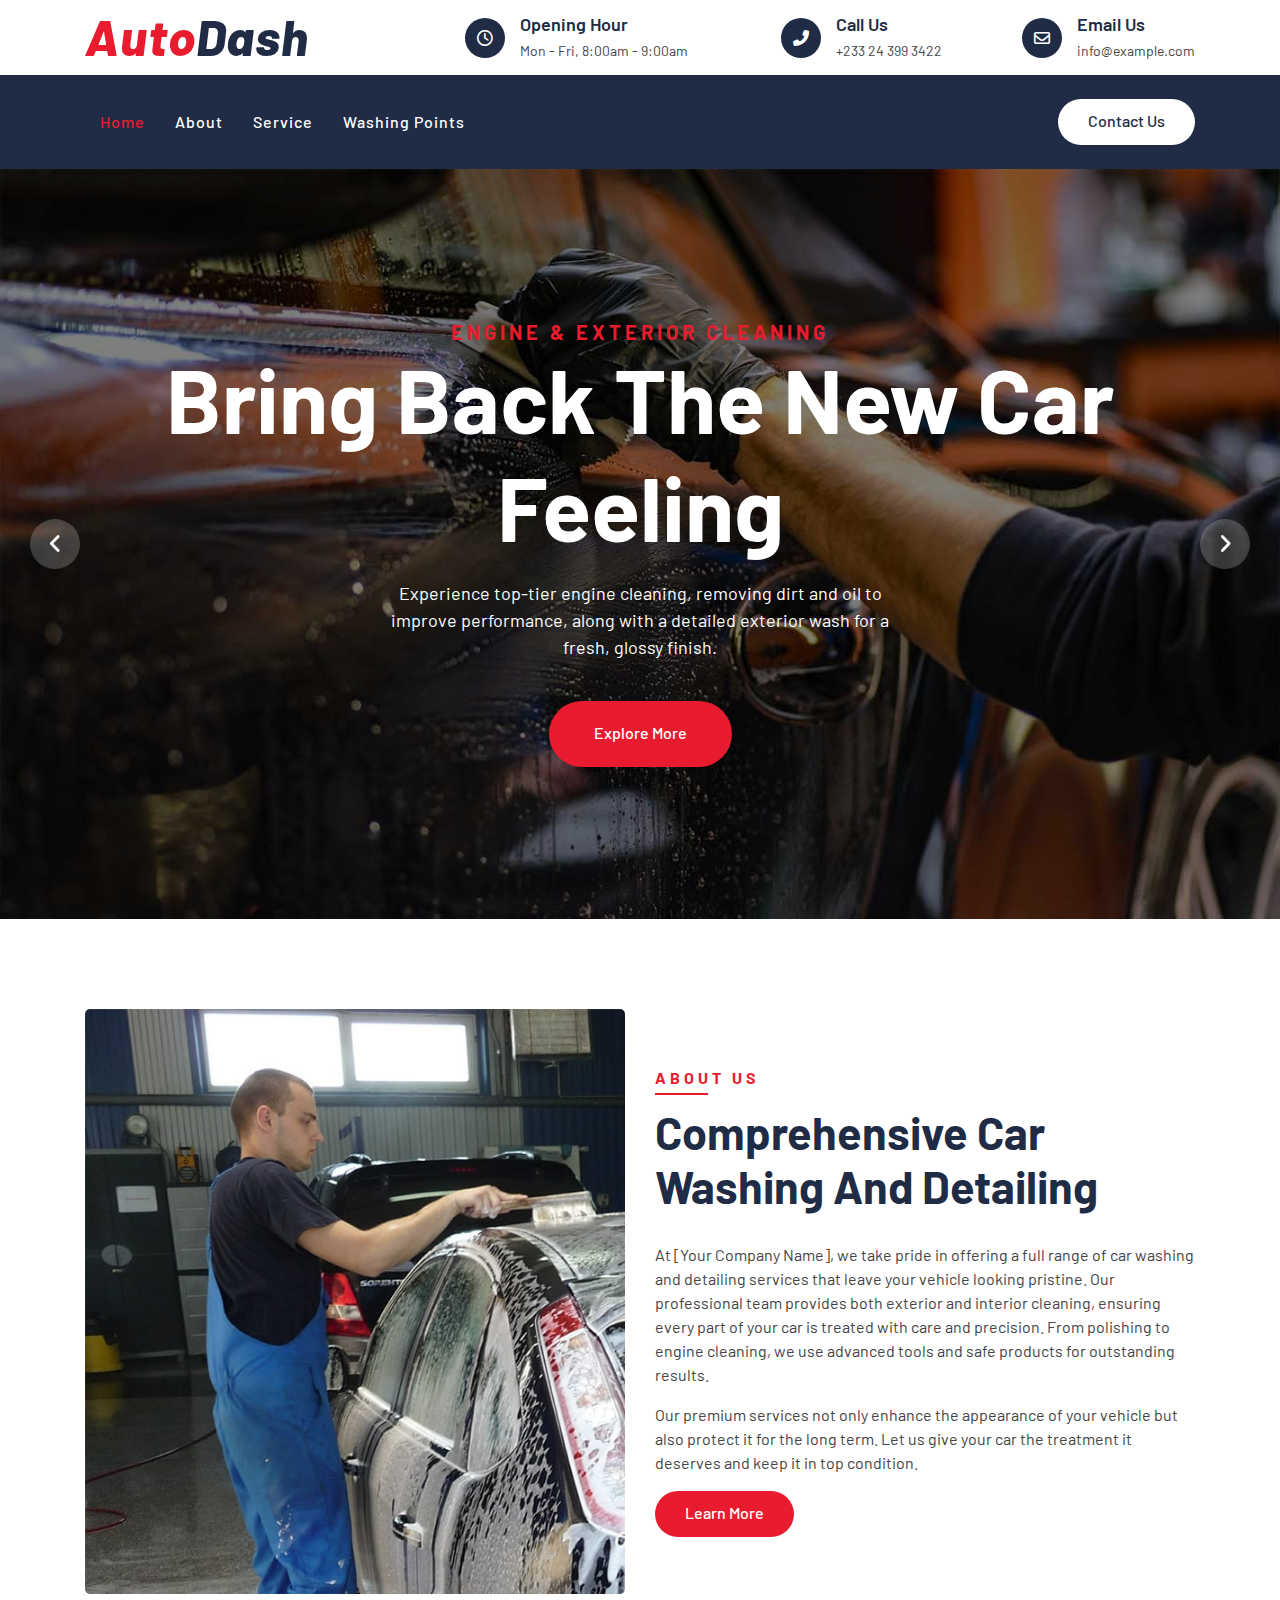
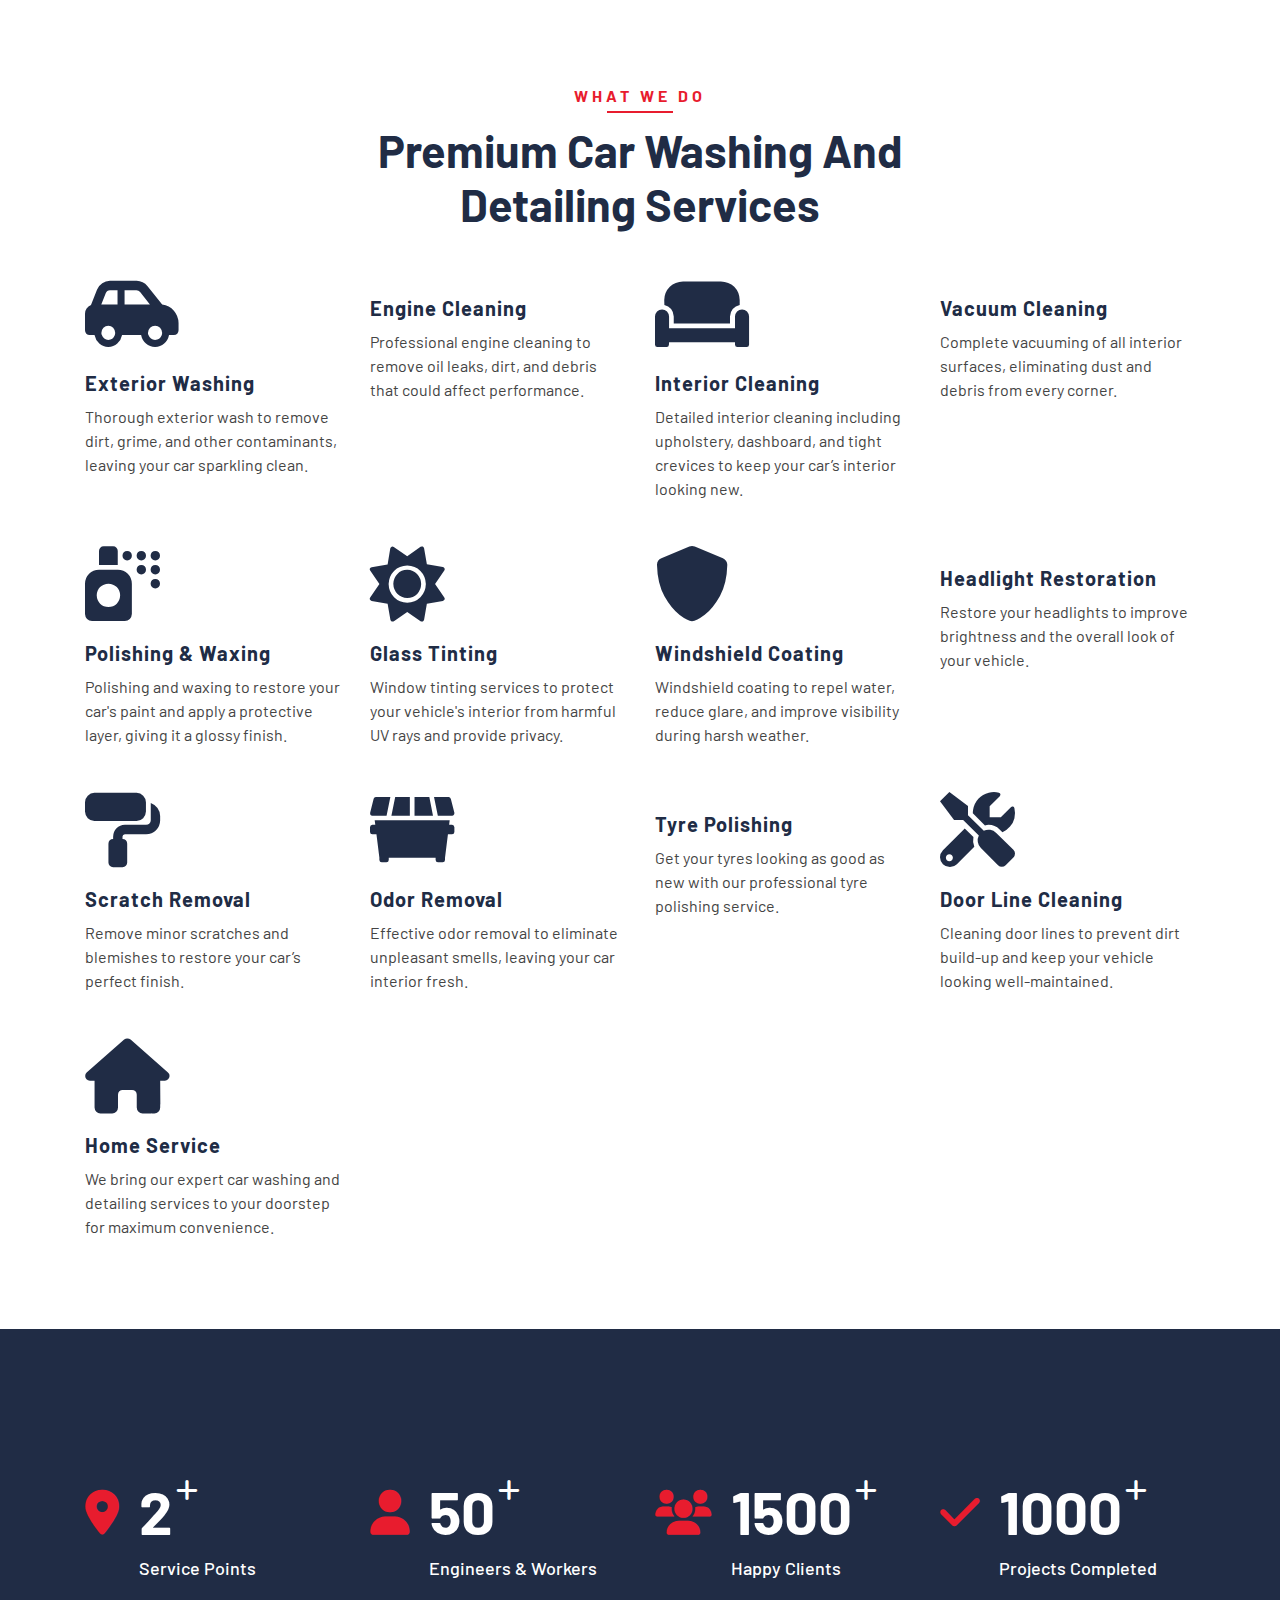
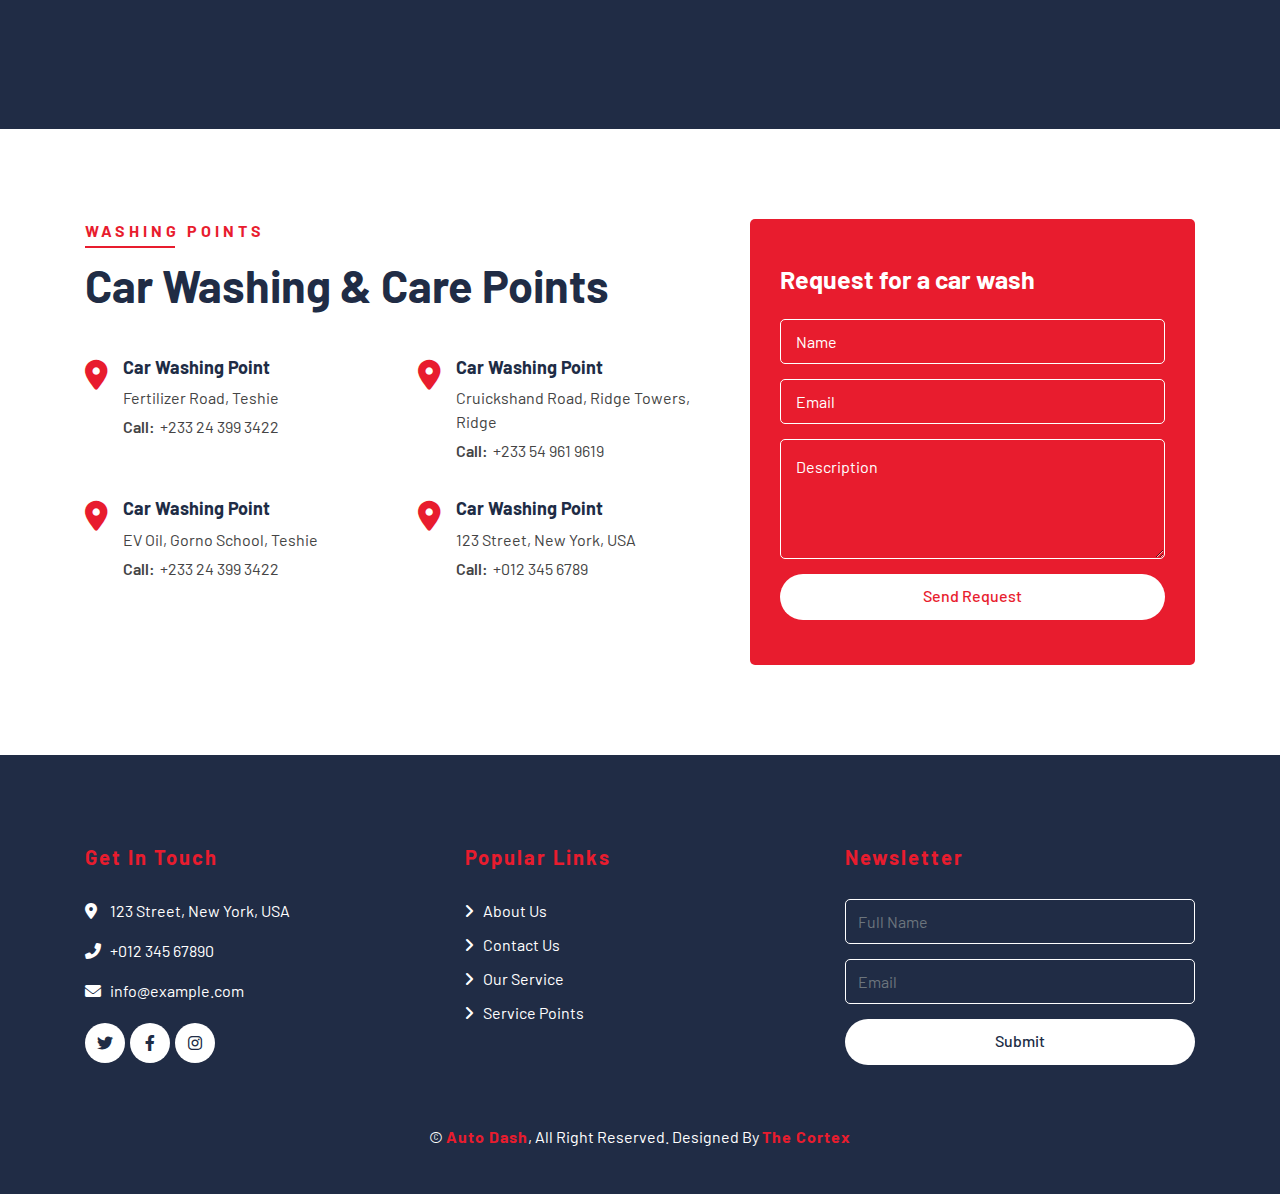
<file: index.html>
<!DOCTYPE html>
<html lang="en">
    <head>
        <meta charset="utf-8">
        <title>Auto Dash</title>
        <meta content="width=device-width, initial-scale=1.0" name="viewport">
        <meta content="Car Wash" name="keywords">
        <meta content="Your One stop Location for any kind of Car cleaning service" name="description">

        <!-- Favicon -->
        <link href="img/favicon.ico" rel="icon">

        <!-- Google Font -->
        <link href="https://fonts.googleapis.com/css2?family=Barlow:wght@400;500;600;700;800;900&display=swap" rel="stylesheet"> 
        
        <!-- CSS Libraries -->
        <link href="https://stackpath.bootstrapcdn.com/bootstrap/4.4.1/css/bootstrap.min.css" rel="stylesheet">
        <link href="https://cdnjs.cloudflare.com/ajax/libs/font-awesome/5.10.0/css/all.min.css" rel="stylesheet">
        <link rel="stylesheet" href="https://cdnjs.cloudflare.com/ajax/libs/font-awesome/6.0.0-beta3/css/all.min.css">
        <link href="lib/flaticon/font/flaticon.css" rel="stylesheet">
        <link href="lib/animate/animate.min.css" rel="stylesheet">
        <link href="lib/owlcarousel/assets/owl.carousel.min.css" rel="stylesheet">

        <!-- Template Stylesheet -->
        <link href="css/style.css" rel="stylesheet">
    </head>

    <body>
        <!-- Top Bar Start -->
        <div class="top-bar">
            <div class="container">
                <div class="row align-items-center">
                    <div class="col-lg-4 col-md-12">
                        <div class="logo">
                            <a href="index.html">
                                <h1>Auto<span>Dash</span></h1>
                                <!-- <img src="img/logo.jpg" alt="Logo"> -->
                            </a>
                        </div>
                    </div>
                    <div class="col-lg-8 col-md-7 d-none d-lg-block">
                        <div class="row">
                            <div class="col-4">
                                <div class="top-bar-item">
                                    <div class="top-bar-icon">
                                        <i class="far fa-clock"></i>
                                    </div>
                                    <div class="top-bar-text">
                                        <h3>Opening Hour</h3>
                                        <p>Mon - Fri, 8:00am - 9:00am</p>
                                    </div>
                                </div>
                            </div>
                            <div class="col-4">
                                <div class="top-bar-item">
                                    <div class="top-bar-icon">
                                        <i class="fa fa-phone-alt"></i>
                                    </div>
                                    <div class="top-bar-text">
                                        <h3>Call Us</h3>
                                        <p>+233 24 399 3422</p>
                                    </div>
                                </div>
                            </div>
                            <div class="col-4">
                                <div class="top-bar-item">
                                    <div class="top-bar-icon">
                                        <i class="far fa-envelope"></i>
                                    </div>
                                    <div class="top-bar-text">
                                        <h3>Email Us</h3>
                                        <p>info@example.com</p>
                                    </div>
                                </div>
                            </div>
                        </div>
                    </div>
                </div>
            </div>
        </div>
        <!-- Top Bar End -->

        <!-- Nav Bar Start -->
        <div class="nav-bar">
            <div class="container">
                <nav class="navbar navbar-expand-lg bg-dark navbar-dark">
                    <a href="#" class="navbar-brand">MENU</a>
                    <button type="button" class="navbar-toggler" data-toggle="collapse" data-target="#navbarCollapse">
                        <span class="navbar-toggler-icon"></span>
                    </button>

                    <div class="collapse navbar-collapse justify-content-between" id="navbarCollapse">
                        <div class="navbar-nav mr-auto">
                            <a href="index.html" class="nav-item nav-link active">Home</a>
                            <a href="about.html" class="nav-item nav-link">About</a>
                            <a href="service.html" class="nav-item nav-link">Service</a>
                            <a href="location.html" class="nav-item nav-link">Washing Points</a>
                        </div>
                        <div class="ml-auto">
                            <a class="btn btn-custom" href="#">Contact Us</a>
                        </div>
                    </div>
                </nav>
            </div>
        </div>
        <!-- Nav Bar End -->


<!-- Carousel Start -->
<div class="carousel">
    <div class="container-fluid">
        <div class="owl-carousel">
            <!-- Carousel Item 1 -->
            <div class="carousel-item">
                <div class="carousel-img">
                    <img src="img/carousel-1.jpg" alt="Car Washing Image">
                </div>
                <div class="carousel-text">
                    <h3>Engine & Exterior Cleaning</h3>
                    <h1>Bring Back the New Car Feeling</h1>
                    <p>
                        Experience top-tier engine cleaning, removing dirt and oil to improve performance, along with a detailed exterior wash for a fresh, glossy finish.
                    </p>
                    <a class="btn btn-custom" href="#services">Explore More</a>
                </div>
            </div>
            <!-- Carousel Item 2 -->
            <div class="carousel-item">
                <div class="carousel-img">
                    <img src="img/carousel-2.jpg" alt="Interior Detailing Image">
                </div>
                <div class="carousel-text">
                    <h3>Interior Detailing & Polishing</h3>
                    <h1>Maintain a Spotless Interior</h1>
                    <p>
                        We provide comprehensive interior detailing, including seat cleaning, dashboard polishing, and vacuuming, to ensure your car's interior stays pristine.
                    </p>
                    <a class="btn btn-custom" href="#services">Explore More</a>
                </div>
            </div>
            <!-- Carousel Item 3 -->
            <div class="carousel-item">
                <div class="carousel-img">
                    <img src="img/carousel-3.jpg" alt="Premium Car Care">
                </div>
                <div class="carousel-text">
                    <h3>Scratch Removal & Headlight Restoration</h3>
                    <h1>Restore Your Car's Shine</h1>
                    <p>
                        Remove scratches and restore headlights for a brighter, clearer view and a flawless exterior finish that makes your car look like new again.
                    </p>
                    <a class="btn btn-custom" href="#services">Explore More</a>
                </div>
            </div>
        </div>
    </div>
</div>
<!-- Carousel End -->

        

<!-- About Start -->
<div class="about">
    <div class="container">
        <div class="row align-items-center">
            <div class="col-lg-6">
                <div class="about-img">
                    <img src="img/about.jpg" alt="Car Detailing Image">
                </div>
            </div>
            <div class="col-lg-6">
                <div class="section-header text-left">
                    <p>About Us</p>
                    <h2>Comprehensive Car Washing and Detailing</h2>
                </div>
                <div class="about-content">
                    <p>
                        At [Your Company Name], we take pride in offering a full range of car washing and detailing services that leave your vehicle looking pristine. Our professional team provides both exterior and interior cleaning, ensuring every part of your car is treated with care and precision. From polishing to engine cleaning, we use advanced tools and safe products for outstanding results.
                    </p>
                    <p>
                        Our premium services not only enhance the appearance of your vehicle but also protect it for the long term. Let us give your car the treatment it deserves and keep it in top condition.
                    </p>
                    <a class="btn btn-custom" href="#services">Learn More</a>
                </div>
            </div>
        </div>
    </div>
</div>
<!-- About End -->


<!-- Service Start -->
<div class="service" id="services">
    <div class="container">
        <div class="section-header text-center">
            <p>What We Do</p>
            <h2>Premium Car Washing and Detailing Services</h2>
        </div>
        <div class="row">
            <!-- Service Item Start -->
            <div class="col-lg-3 col-md-6">
                <div class="service-item">
                    <i class="fas fa-car-side"></i>
                    <h3>Exterior Washing</h3>
                    <p>Thorough exterior wash to remove dirt, grime, and other contaminants, leaving your car sparkling clean.</p>
                </div>
            </div>
            <!-- Service Item End -->

            <!-- Service Item Start -->
            <div class="col-lg-3 col-md-6">
                <div class="service-item">
                    <i class="fas fa-engine-warning"></i>
                    <h3>Engine Cleaning</h3>
                    <p>Professional engine cleaning to remove oil leaks, dirt, and debris that could affect performance.</p>
                </div>
            </div>
            <!-- Service Item End -->

            <!-- Service Item Start -->
            <div class="col-lg-3 col-md-6">
                <div class="service-item">
                    <i class="fas fa-couch"></i>
                    <h3>Interior Cleaning</h3>
                    <p>Detailed interior cleaning including upholstery, dashboard, and tight crevices to keep your car’s interior looking new.</p>
                </div>
            </div>
            <!-- Service Item End -->

            <!-- Service Item Start -->
            <div class="col-lg-3 col-md-6">
                <div class="service-item">
                    <i class="fas fa-vacuum"></i>
                    <h3>Vacuum Cleaning</h3>
                    <p>Complete vacuuming of all interior surfaces, eliminating dust and debris from every corner.</p>
                </div>
            </div>
            <!-- Service Item End -->

            <!-- Service Item Start -->
            <div class="col-lg-3 col-md-6">
                <div class="service-item">
                    <i class="fas fa-spray-can"></i>
                    <h3>Polishing & Waxing</h3>
                    <p>Polishing and waxing to restore your car's paint and apply a protective layer, giving it a glossy finish.</p>
                </div>
            </div>
            <!-- Service Item End -->

            <!-- Service Item Start -->
            <div class="col-lg-3 col-md-6">
                <div class="service-item">
                    <i class="fas fa-sun"></i>
                    <h3>Glass Tinting</h3>
                    <p>Window tinting services to protect your vehicle's interior from harmful UV rays and provide privacy.</p>
                </div>
            </div>
            <!-- Service Item End -->

            <!-- Service Item Start -->
            <div class="col-lg-3 col-md-6">
                <div class="service-item">
                    <i class="fas fa-shield-alt"></i>
                    <h3>Windshield Coating</h3>
                    <p>Windshield coating to repel water, reduce glare, and improve visibility during harsh weather.</p>
                </div>
            </div>
            <!-- Service Item End -->

            <!-- Service Item Start -->
            <div class="col-lg-3 col-md-6">
                <div class="service-item">
                    <i class="fas fa-headlights"></i>
                    <h3>Headlight Restoration</h3>
                    <p>Restore your headlights to improve brightness and the overall look of your vehicle.</p>
                </div>
            </div>
            <!-- Service Item End -->

            <!-- Service Item Start -->
            <div class="col-lg-3 col-md-6">
                <div class="service-item">
                    <i class="fas fa-paint-roller"></i>
                    <h3>Scratch Removal</h3>
                    <p>Remove minor scratches and blemishes to restore your car’s perfect finish.</p>
                </div>
            </div>
            <!-- Service Item End -->

            <!-- Service Item Start -->
            <div class="col-lg-3 col-md-6">
                <div class="service-item">
                    <i class="fas fa-dumpster"></i>
                    <h3>Odor Removal</h3>
                    <p>Effective odor removal to eliminate unpleasant smells, leaving your car interior fresh.</p>
                </div>
            </div>
            <!-- Service Item End -->

            <!-- Service Item Start -->
            <div class="col-lg-3 col-md-6">
                <div class="service-item">
                    <i class="fas fa-tire"></i>
                    <h3>Tyre Polishing</h3>
                    <p>Get your tyres looking as good as new with our professional tyre polishing service.</p>
                </div>
            </div>
            <!-- Service Item End -->

            <!-- Service Item Start -->
            <div class="col-lg-3 col-md-6">
                <div class="service-item">
                    <i class="fas fa-tools"></i>
                    <h3>Door Line Cleaning</h3>
                    <p>Cleaning door lines to prevent dirt build-up and keep your vehicle looking well-maintained.</p>
                </div>
            </div>
            <!-- Service Item End -->

            <!-- Service Item Start -->
            <div class="col-lg-3 col-md-6">
                <div class="service-item">
                    <i class="fas fa-home"></i>
                    <h3>Home Service</h3>
                    <p>We bring our expert car washing and detailing services to your doorstep for maximum convenience.</p>
                </div>
            </div>
            <!-- Service Item End -->
        </div>
    </div>
</div>
<!-- Service End -->


        
        
        <!-- Facts Start -->
        <div class="facts" data-parallax="scroll" data-image-src="img/facts.jpg">
            <div class="container">
                <div class="row">
                    <div class="col-lg-3 col-md-6">
                        <div class="facts-item">
                            <i class="fa fa-map-marker-alt"></i>
                            <div class="facts-text">
                                <h3 data-toggle="counter-up">2</h3>
                                <p>Service Points</p>
                            </div>
                        </div>
                    </div>
                    <div class="col-lg-3 col-md-6">
                        <div class="facts-item">
                            <i class="fa fa-user"></i>
                            <div class="facts-text">
                                <h3 data-toggle="counter-up">50</h3>
                                <p>Engineers & Workers</p>
                            </div>
                        </div>
                    </div>
                    <div class="col-lg-3 col-md-6">
                        <div class="facts-item">
                            <i class="fa fa-users"></i>
                            <div class="facts-text">
                                <h3 data-toggle="counter-up">1500</h3>
                                <p>Happy Clients</p>
                            </div>
                        </div>
                    </div>
                    <div class="col-lg-3 col-md-6">
                        <div class="facts-item">
                            <i class="fa fa-check"></i>
                            <div class="facts-text">
                                <h3 data-toggle="counter-up">1000</h3>
                                <p>Projects Completed</p>
                            </div>
                        </div>
                    </div>
                </div>
            </div>
        </div>
        <!-- Facts End -->
        
        
        <!-- Price Start -->
        <!-- <div class="price">
            <div class="container">
                <div class="section-header text-center">
                    <p>Washing Plan</p>
                    <h2>Choose Your Plan</h2>
                </div>
                <div class="row">
                    <div class="col-md-4">
                        <div class="price-item">
                            <div class="price-header">
                                <h3>Basic Cleaning</h3>
                                <h2><span>$</span><strong>25</strong><span>.99</span></h2>
                            </div>
                            <div class="price-body">
                                <ul>
                                    <li><i class="far fa-check-circle"></i>Seats Washing</li>
                                    <li><i class="far fa-check-circle"></i>Vacuum Cleaning</li>
                                    <li><i class="far fa-check-circle"></i>Exterior Cleaning</li>
                                    <li><i class="far fa-times-circle"></i>Interior Wet Cleaning</li>
                                    <li><i class="far fa-times-circle"></i>Window Wiping</li>
                                </ul>
                            </div>
                            <div class="price-footer">
                                <a class="btn btn-custom" href="">Book Now</a>
                            </div>
                        </div>
                    </div>
                    <div class="col-md-4">
                        <div class="price-item featured-item">
                            <div class="price-header">
                                <h3>Premium Cleaning</h3>
                                <h2><span>$</span><strong>35</strong><span>.99</span></h2>
                            </div>
                            <div class="price-body">
                                <ul>
                                    <li><i class="far fa-check-circle"></i>Seats Washing</li>
                                    <li><i class="far fa-check-circle"></i>Vacuum Cleaning</li>
                                    <li><i class="far fa-check-circle"></i>Exterior Cleaning</li>
                                    <li><i class="far fa-check-circle"></i>Interior Wet Cleaning</li>
                                    <li><i class="far fa-times-circle"></i>Window Wiping</li>
                                </ul>
                            </div>
                            <div class="price-footer">
                                <a class="btn btn-custom" href="">Book Now</a>
                            </div>
                        </div>
                    </div>
                    <div class="col-md-4">
                        <div class="price-item">
                            <div class="price-header">
                                <h3>Complex Cleaning</h3>
                                <h2><span>$</span><strong>49</strong><span>.99</span></h2>
                            </div>
                            <div class="price-body">
                                <ul>
                                    <li><i class="far fa-check-circle"></i>Seats Washing</li>
                                    <li><i class="far fa-check-circle"></i>Vacuum Cleaning</li>
                                    <li><i class="far fa-check-circle"></i>Exterior Cleaning</li>
                                    <li><i class="far fa-check-circle"></i>Interior Wet Cleaning</li>
                                    <li><i class="far fa-check-circle"></i>Window Wiping</li>
                                </ul>
                            </div>
                            <div class="price-footer">
                                <a class="btn btn-custom" href="">Book Now</a>
                            </div>
                        </div>
                    </div>
                </div>
            </div>
        </div> -->
        <!-- Price End -->
        
        
        <!-- Location Start -->
        <div class="location">
            <div class="container">
                <div class="row">
                    <div class="col-lg-7">
                        <div class="section-header text-left">
                            <p>Washing Points</p>
                            <h2>Car Washing & Care Points</h2>
                        </div>
                        <div class="row">
                            <div class="col-md-6">
                                <div class="location-item">
                                    <i class="fa fa-map-marker-alt"></i>
                                    <div class="location-text">
                                        <h3>Car Washing Point</h3>
                                        <p>Fertilizer Road, Teshie</p>
                                        <p><strong>Call:</strong>+233 24 399 3422</p>
                                    </div>
                                </div>
                            </div>
                            <div class="col-md-6">
                                <div class="location-item">
                                    <i class="fa fa-map-marker-alt"></i>
                                    <div class="location-text">
                                        <h3>Car Washing Point</h3>
                                        <p>Cruickshand Road, 
                                            Ridge Towers, Ridge
                                            </p>
                                            <p><strong>Call:</strong>+233 54 961 9619</p>
                                    </div>
                                </div>
                            </div>
                            <div class="col-md-6">
                                <div class="location-item">
                                    <i class="fa fa-map-marker-alt"></i>
                                    <div class="location-text">
                                        <h3>Car Washing Point</h3>
                                        <p>EV Oil, Gorno School,
                                            Teshie
                                            </p>
                                            <p><strong>Call:</strong>+233 24 399 3422</p>
                                    </div>
                                </div>
                            </div>
                            <div class="col-md-6">
                                <div class="location-item">
                                    <i class="fa fa-map-marker-alt"></i>
                                    <div class="location-text">
                                        <h3>Car Washing Point</h3>
                                        <p>123 Street, New York, USA</p>
                                        <p><strong>Call:</strong>+012 345 6789</p>
                                    </div>
                                </div>
                            </div>
                        </div>
                    </div>
                    <div class="col-lg-5">
                        <div class="location-form">
                            <h3>Request for a car wash</h3>
                            <form>
                                <div class="control-group">
                                    <input type="text" class="form-control" placeholder="Name" required="required" />
                                </div>
                                <div class="control-group">
                                    <input type="email" class="form-control" placeholder="Email" required="required" />
                                </div>
                                <div class="control-group">
                                    <textarea class="form-control" placeholder="Description" required="required"></textarea>
                                </div>
                                <div>
                                    <button class="btn btn-custom" type="submit">Send Request</button>
                                </div>
                            </form>
                        </div>
                    </div>
                </div>
            </div>
        </div>
        <!-- Location End -->


        <!-- Team Start -->
        <!-- <div class="team">
            <div class="container">
                <div class="section-header text-center">
                    <p>Meet Our Team</p>
                    <h2>Our Engineers & Workers</h2>
                </div>
                <div class="row">
                    <div class="col-lg-3 col-md-6">
                        <div class="team-item">
                            <div class="team-img">
                                <img src="img/team-1.jpg" alt="Team Image">
                            </div>
                            <div class="team-text">
                                <h2>Donald John</h2>
                                <p>Engineer</p>
                                <div class="team-social">
                                    <a href=""><i class="fab fa-twitter"></i></a>
                                    <a href=""><i class="fab fa-facebook-f"></i></a>
                                    <a href=""><i class="fab fa-linkedin-in"></i></a>
                                    <a href=""><i class="fab fa-instagram"></i></a>
                                </div>
                            </div>
                        </div>
                    </div>
                    <div class="col-lg-3 col-md-6">
                        <div class="team-item">
                            <div class="team-img">
                                <img src="img/team-2.jpg" alt="Team Image">
                            </div>
                            <div class="team-text">
                                <h2>Adam Phillips</h2>
                                <p>Engineer</p>
                                <div class="team-social">
                                    <a href=""><i class="fab fa-twitter"></i></a>
                                    <a href=""><i class="fab fa-facebook-f"></i></a>
                                    <a href=""><i class="fab fa-linkedin-in"></i></a>
                                    <a href=""><i class="fab fa-instagram"></i></a>
                                </div>
                            </div>
                        </div>
                    </div>
                    <div class="col-lg-3 col-md-6">
                        <div class="team-item">
                            <div class="team-img">
                                <img src="img/team-3.jpg" alt="Team Image">
                            </div>
                            <div class="team-text">
                                <h2>Thomas Olsen</h2>
                                <p>Worker</p>
                                <div class="team-social">
                                    <a href=""><i class="fab fa-twitter"></i></a>
                                    <a href=""><i class="fab fa-facebook-f"></i></a>
                                    <a href=""><i class="fab fa-linkedin-in"></i></a>
                                    <a href=""><i class="fab fa-instagram"></i></a>
                                </div>
                            </div>
                        </div>
                    </div>
                    <div class="col-lg-3 col-md-6">
                        <div class="team-item">
                            <div class="team-img">
                                <img src="img/team-4.jpg" alt="Team Image">
                            </div>
                            <div class="team-text">
                                <h2>James Alien</h2>
                                <p>Worker</p>
                                <div class="team-social">
                                    <a href=""><i class="fab fa-twitter"></i></a>
                                    <a href=""><i class="fab fa-facebook-f"></i></a>
                                    <a href=""><i class="fab fa-linkedin-in"></i></a>
                                    <a href=""><i class="fab fa-instagram"></i></a>
                                </div>
                            </div>
                        </div>
                    </div>
                </div>
            </div>
        </div> -->
        <!-- Team End -->
        
        
        <!-- Testimonial Start -->
        <!-- <div class="testimonial">
            <div class="container">
                <div class="section-header text-center">
                    <p>Testimonial</p>
                    <h2>What our clients say</h2>
                </div>
                <div class="owl-carousel testimonials-carousel">
                    <div class="testimonial-item">
                        <img src="img/testimonial-1.jpg" alt="Image">
                        <div class="testimonial-text">
                            <h3>Client Name</h3>
                            <h4>Profession</h4>
                            <p>
                                Lorem ipsum dolor sit amet elit. Phasel preti mi facilis ornare velit non vulputa. Aliqu metus tortor auctor gravid
                            </p>
                        </div>
                    </div>
                    <div class="testimonial-item">
                        <img src="img/testimonial-2.jpg" alt="Image">
                        <div class="testimonial-text">
                            <h3>Client Name</h3>
                            <h4>Profession</h4>
                            <p>
                                Lorem ipsum dolor sit amet elit. Phasel preti mi facilis ornare velit non vulputa. Aliqu metus tortor auctor gravid
                            </p>
                        </div>
                    </div>
                    <div class="testimonial-item">
                        <img src="img/testimonial-3.jpg" alt="Image">
                        <div class="testimonial-text">
                            <h3>Client Name</h3>
                            <h4>Profession</h4>
                            <p>
                                Lorem ipsum dolor sit amet elit. Phasel preti mi facilis ornare velit non vulputa. Aliqu metus tortor auctor gravid
                            </p>
                        </div>
                    </div>
                    <div class="testimonial-item">
                        <img src="img/testimonial-4.jpg" alt="Image">
                        <div class="testimonial-text">
                            <h3>Client Name</h3>
                            <h4>Profession</h4>
                            <p>
                                Lorem ipsum dolor sit amet elit. Phasel preti mi facilis ornare velit non vulputa. Aliqu metus tortor auctor gravid
                            </p>
                        </div>
                    </div>
                </div>
            </div>
        </div> -->
        <!-- Testimonial End -->


        <!-- Blog Start -->
        <!-- <div class="blog">
            <div class="container">
                <div class="section-header text-center">
                    <p>Our Blog</p>
                    <h2>Latest news & articles</h2>
                </div>
                <div class="row">
                    <div class="col-lg-4">
                        <div class="blog-item">
                            <div class="blog-img">
                                <img src="img/blog-1.jpg" alt="Image">
                                <div class="meta-date">
                                    <span>01</span>
                                    <strong>Jan</strong>
                                    <span>2045</span>
                                </div>
                            </div>
                            <div class="blog-text">
                                <h3><a href="#">Lorem ipsum dolor sit amet</a></h3>
                                <p>
                                    Lorem ipsum dolor sit amet elit. Pellent iaculis blandit lorem, quis convall diam eleife. Nam in arcu sit amet massa ferment quis enim. Nunc  augue velit metus congue eget semper
                                </p>
                            </div>
                            <div class="blog-meta">
                                <p><i class="fa fa-user"></i><a href="">Admin</a></p>
                                <p><i class="fa fa-folder"></i><a href="">Web Design</a></p>
                                <p><i class="fa fa-comments"></i><a href="">15 Comments</a></p>
                            </div>
                        </div>
                    </div>
                    <div class="col-lg-4">
                        <div class="blog-item">
                            <div class="blog-img">
                                <img src="img/blog-2.jpg" alt="Image">
                                <div class="meta-date">
                                    <span>01</span>
                                    <strong>Jan</strong>
                                    <span>2045</span>
                                </div>
                            </div>
                            <div class="blog-text">
                                <h3><a href="#">Lorem ipsum dolor sit amet</a></h3>
                                <p>
                                    Lorem ipsum dolor sit amet elit. Pellent iaculis blandit lorem, quis convall diam eleife. Nam in arcu sit amet massa ferment quis enim. Nunc  augue velit metus congue eget semper
                                </p>
                            </div>
                            <div class="blog-meta">
                                <p><i class="fa fa-user"></i><a href="">Admin</a></p>
                                <p><i class="fa fa-folder"></i><a href="">Web Design</a></p>
                                <p><i class="fa fa-comments"></i><a href="">15 Comments</a></p>
                            </div>
                        </div>
                    </div>
                    <div class="col-lg-4">
                        <div class="blog-item">
                            <div class="blog-img">
                                <img src="img/blog-3.jpg" alt="Image">
                                <div class="meta-date">
                                    <span>01</span>
                                    <strong>Jan</strong>
                                    <span>2045</span>
                                </div>
                            </div>
                            <div class="blog-text">
                                <h3><a href="#">Lorem ipsum dolor sit amet</a></h3>
                                <p>
                                    Lorem ipsum dolor sit amet elit. Pellent iaculis blandit lorem, quis convall diam eleife. Nam in arcu sit amet massa ferment quis enim. Nunc  augue velit metus congue eget semper
                                </p>
                            </div>
                            <div class="blog-meta">
                                <p><i class="fa fa-user"></i><a href="">Admin</a></p>
                                <p><i class="fa fa-folder"></i><a href="">Web Design</a></p>
                                <p><i class="fa fa-comments"></i><a href="">15 Comments</a></p>
                            </div>
                        </div>
                    </div>
                </div>
            </div>
        </div> -->
        <!-- Blog End -->


        <!-- Footer Start -->
        <div class="footer">
            <div class="container">
                <div class="row">
                    <div class="col-lg-4 col-md-6">
                        <div class="footer-contact">
                            <h2>Get In Touch</h2>
                            <p><i class="fa fa-map-marker-alt"></i>123 Street, New York, USA</p>
                            <p><i class="fa fa-phone-alt"></i>+012 345 67890</p>
                            <p><i class="fa fa-envelope"></i>info@example.com</p>
                            <div class="footer-social">
                                <a class="btn" href=""><i class="fab fa-twitter"></i></a>
                                <a class="btn" href=""><i class="fab fa-facebook-f"></i></a>
                                <a class="btn" href=""><i class="fab fa-instagram"></i></a>
                            </div>
                        </div>
                    </div>
                    <div class="col-lg-4 col-md-6">
                        <div class="footer-link">
                            <h2>Popular Links</h2>
                            <a href="">About Us</a>
                            <a href="">Contact Us</a>
                            <a href="">Our Service</a>
                            <a href="">Service Points</a>
                        </div>
                    </div>
                    <div class="col-lg-4 col-md-6">
                        <div class="footer-newsletter">
                            <h2>Newsletter</h2>
                            <form>
                                <input class="form-control" placeholder="Full Name">
                                <input class="form-control" placeholder="Email">
                                <button class="btn btn-custom">Submit</button>
                            </form>
                        </div>
                    </div>
                </div>
            </div>
            <div class="container copyright">
                <p>&copy; <a href="#">Auto Dash</a>, All Right Reserved. Designed By <a href="https://cortex.ddttechnologies.com">The Cortex</a></p>
            </div>
        </div>
        <!-- Footer End -->
        
        <!-- Back to top button -->
        <a href="#" class="back-to-top"><i class="fa fa-chevron-up"></i></a>
        
        <!-- Pre Loader -->
        <div id="loader" class="show">
            <div class="loader"></div>
        </div>

        <!-- JavaScript Libraries -->
        <script src="https://code.jquery.com/jquery-3.4.1.min.js"></script>
        <script src="https://stackpath.bootstrapcdn.com/bootstrap/4.4.1/js/bootstrap.bundle.min.js"></script>
        <script src="lib/easing/easing.min.js"></script>
        <script src="lib/owlcarousel/owl.carousel.min.js"></script>
        <script src="lib/waypoints/waypoints.min.js"></script>
        <script src="lib/counterup/counterup.min.js"></script>
        
        <!-- Contact Javascript File -->
        <script src="mail/jqBootstrapValidation.min.js"></script>
        <script src="mail/contact.js"></script>

        <!-- Template Javascript -->
        <script src="js/main.js"></script>
    </body>
</html>
</file>
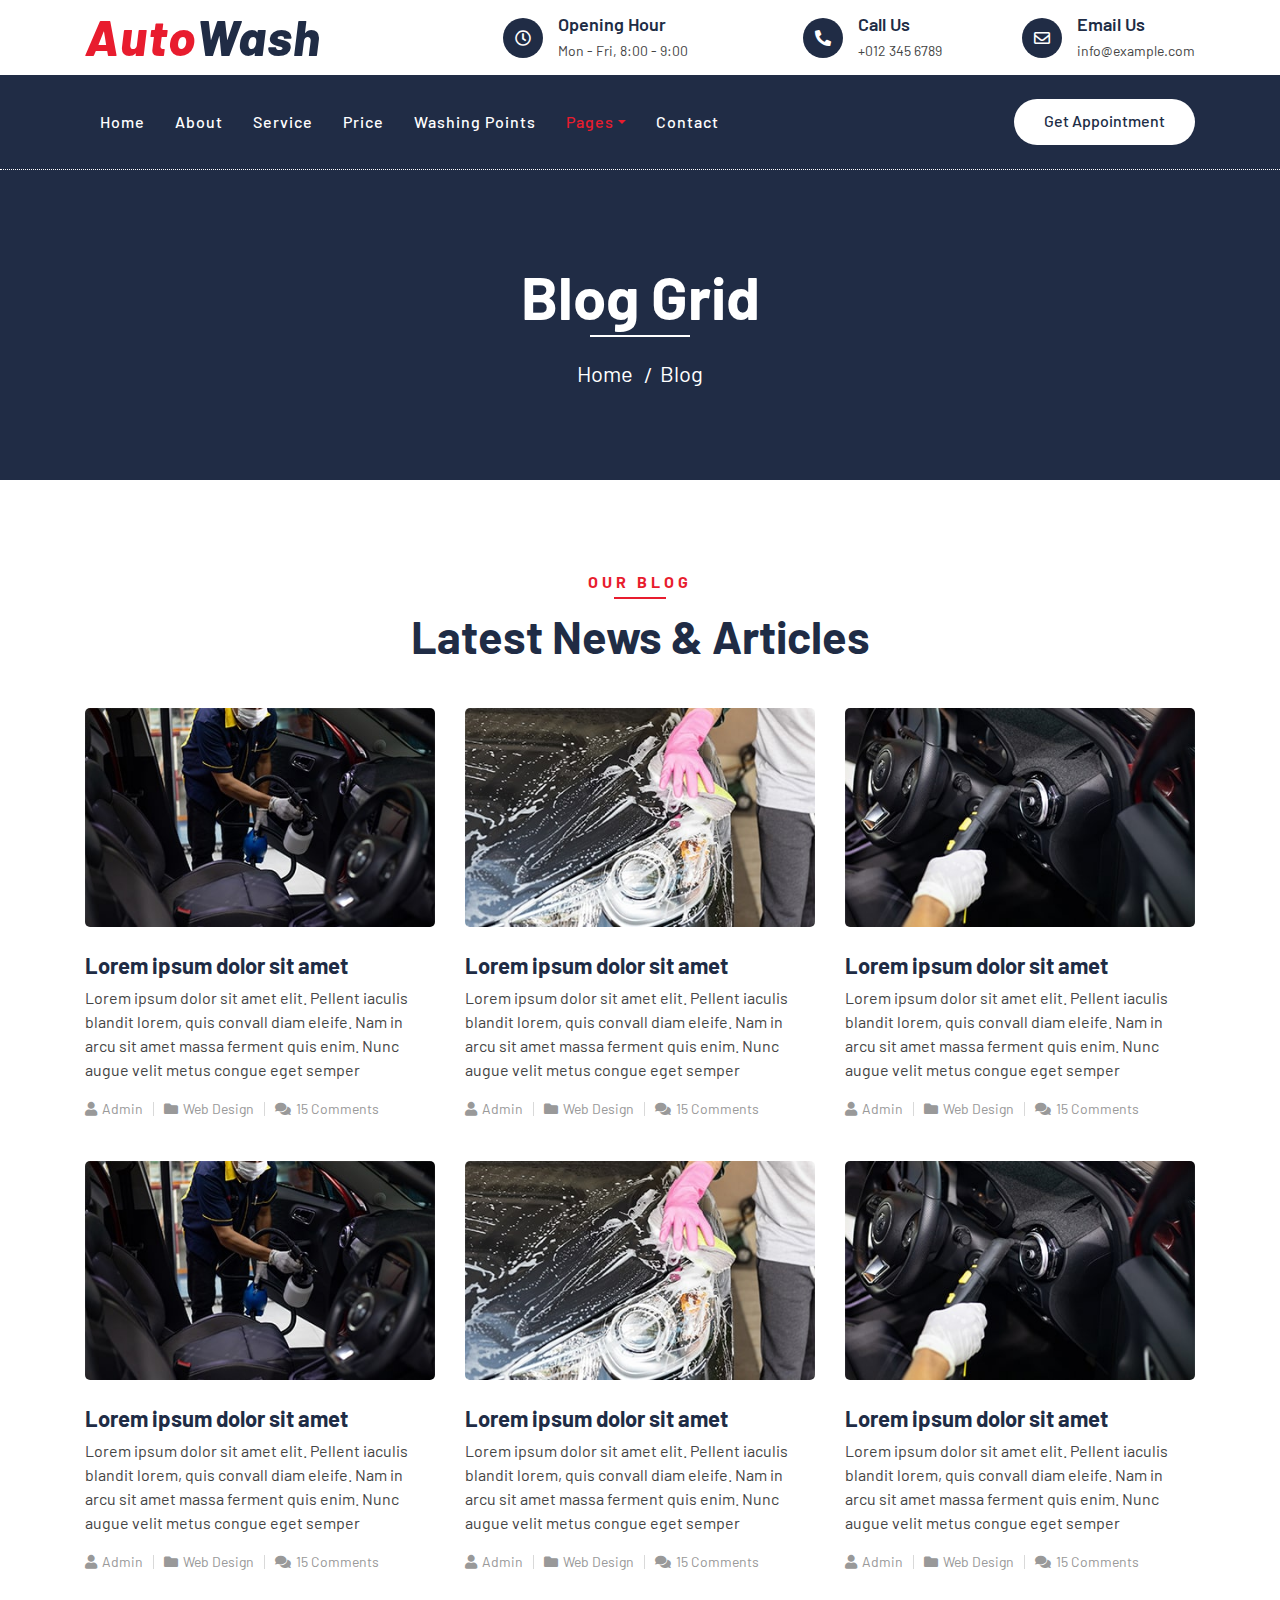
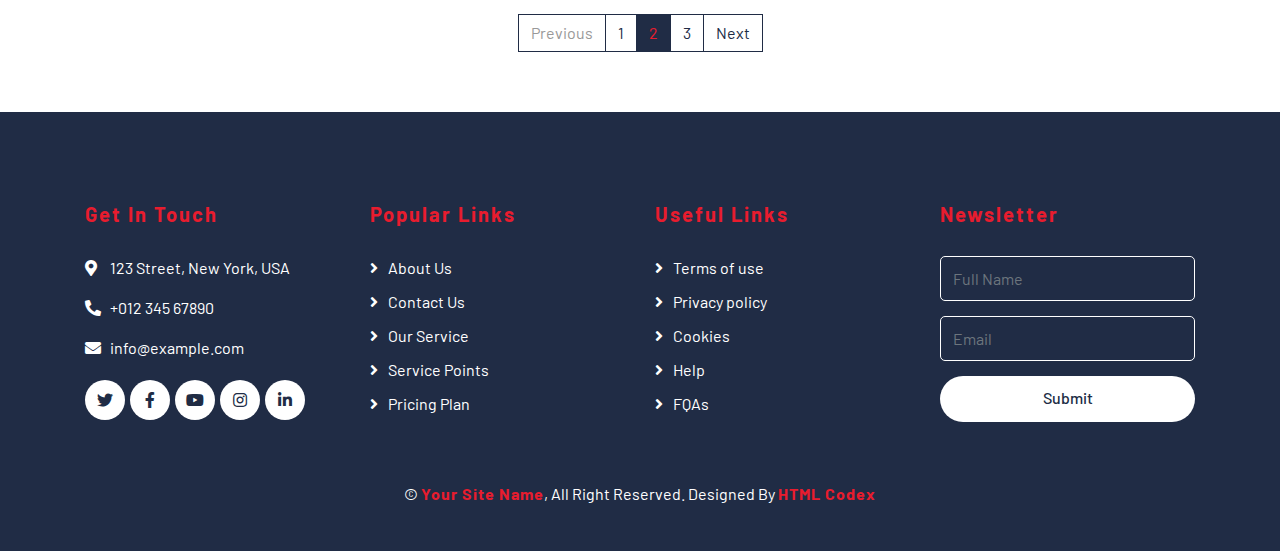
<file: blog.html>
<!DOCTYPE html>
<html lang="en">
    <head>
        <meta charset="utf-8">
        <title>AutoWash - Car Wash Website Template</title>
        <meta content="width=device-width, initial-scale=1.0" name="viewport">
        <meta content="Free Website Template" name="keywords">
        <meta content="Free Website Template" name="description">

        <!-- Favicon -->
        <link href="img/favicon.ico" rel="icon">

        <!-- Google Font -->
        <link href="https://fonts.googleapis.com/css2?family=Barlow:wght@400;500;600;700;800;900&display=swap" rel="stylesheet"> 
        
        <!-- CSS Libraries -->
        <link href="https://stackpath.bootstrapcdn.com/bootstrap/4.4.1/css/bootstrap.min.css" rel="stylesheet">
        <link href="https://cdnjs.cloudflare.com/ajax/libs/font-awesome/5.10.0/css/all.min.css" rel="stylesheet">
        <link href="lib/flaticon/font/flaticon.css" rel="stylesheet">
        <link href="lib/animate/animate.min.css" rel="stylesheet">
        <link href="lib/owlcarousel/assets/owl.carousel.min.css" rel="stylesheet">

        <!-- Template Stylesheet -->
        <link href="css/style.css" rel="stylesheet">
    </head>

    <body>
        <!-- Top Bar Start -->
        <div class="top-bar">
            <div class="container">
                <div class="row align-items-center">
                    <div class="col-lg-4 col-md-12">
                        <div class="logo">
                            <a href="index.html">
                                <h1>Auto<span>Wash</span></h1>
                                <!-- <img src="img/logo.jpg" alt="Logo"> -->
                            </a>
                        </div>
                    </div>
                    <div class="col-lg-8 col-md-7 d-none d-lg-block">
                        <div class="row">
                            <div class="col-4">
                                <div class="top-bar-item">
                                    <div class="top-bar-icon">
                                        <i class="far fa-clock"></i>
                                    </div>
                                    <div class="top-bar-text">
                                        <h3>Opening Hour</h3>
                                        <p>Mon - Fri, 8:00 - 9:00</p>
                                    </div>
                                </div>
                            </div>
                            <div class="col-4">
                                <div class="top-bar-item">
                                    <div class="top-bar-icon">
                                        <i class="fa fa-phone-alt"></i>
                                    </div>
                                    <div class="top-bar-text">
                                        <h3>Call Us</h3>
                                        <p>+012 345 6789</p>
                                    </div>
                                </div>
                            </div>
                            <div class="col-4">
                                <div class="top-bar-item">
                                    <div class="top-bar-icon">
                                        <i class="far fa-envelope"></i>
                                    </div>
                                    <div class="top-bar-text">
                                        <h3>Email Us</h3>
                                        <p>info@example.com</p>
                                    </div>
                                </div>
                            </div>
                        </div>
                    </div>
                </div>
            </div>
        </div>
        <!-- Top Bar End -->

        <!-- Nav Bar Start -->
        <div class="nav-bar">
            <div class="container">
                <nav class="navbar navbar-expand-lg bg-dark navbar-dark">
                    <a href="#" class="navbar-brand">MENU</a>
                    <button type="button" class="navbar-toggler" data-toggle="collapse" data-target="#navbarCollapse">
                        <span class="navbar-toggler-icon"></span>
                    </button>

                    <div class="collapse navbar-collapse justify-content-between" id="navbarCollapse">
                        <div class="navbar-nav mr-auto">
                            <a href="index.html" class="nav-item nav-link">Home</a>
                            <a href="about.html" class="nav-item nav-link">About</a>
                            <a href="service.html" class="nav-item nav-link">Service</a>
                            <a href="price.html" class="nav-item nav-link">Price</a>
                            <a href="location.html" class="nav-item nav-link">Washing Points</a>
                            <div class="nav-item dropdown">
                                <a href="#" class="nav-link dropdown-toggle active" data-toggle="dropdown">Pages</a>
                                <div class="dropdown-menu">
                                    <a href="blog.html" class="dropdown-item">Blog Grid</a>
                                    <a href="single.html" class="dropdown-item">Detail Page</a>
                                    <a href="team.html" class="dropdown-item">Team Member</a>
                                    <a href="booking.html" class="dropdown-item">Schedule Booking</a>
                                </div>
                            </div>
                            <a href="contact.html" class="nav-item nav-link">Contact</a>
                        </div>
                        <div class="ml-auto">
                            <a class="btn btn-custom" href="#">Get Appointment</a>
                        </div>
                    </div>
                </nav>
            </div>
        </div>
        <!-- Nav Bar End -->
        
        
        <!-- Page Header Start -->
        <div class="page-header">
            <div class="container">
                <div class="row">
                    <div class="col-12">
                        <h2>Blog Grid</h2>
                    </div>
                    <div class="col-12">
                        <a href="">Home</a>
                        <a href="">Blog</a>
                    </div>
                </div>
            </div>
        </div>
        <!-- Page Header End -->
        
        
        <!-- Blog Start -->
        <div class="blog">
            <div class="container">
                <div class="section-header text-center">
                    <p>Our Blog</p>
                    <h2>Latest news & articles</h2>
                </div>
                <div class="row">
                    <div class="col-lg-4">
                        <div class="blog-item">
                            <div class="blog-img">
                                <img src="img/blog-1.jpg" alt="Image">
                                <div class="meta-date">
                                    <span>01</span>
                                    <strong>Jan</strong>
                                    <span>2045</span>
                                </div>
                            </div>
                            <div class="blog-text">
                                <h3><a href="#">Lorem ipsum dolor sit amet</a></h3>
                                <p>
                                    Lorem ipsum dolor sit amet elit. Pellent iaculis blandit lorem, quis convall diam eleife. Nam in arcu sit amet massa ferment quis enim. Nunc  augue velit metus congue eget semper
                                </p>
                            </div>
                            <div class="blog-meta">
                                <p><i class="fa fa-user"></i><a href="">Admin</a></p>
                                <p><i class="fa fa-folder"></i><a href="">Web Design</a></p>
                                <p><i class="fa fa-comments"></i><a href="">15 Comments</a></p>
                            </div>
                        </div>
                    </div>
                    <div class="col-lg-4">
                        <div class="blog-item">
                            <div class="blog-img">
                                <img src="img/blog-2.jpg" alt="Image">
                                <div class="meta-date">
                                    <span>01</span>
                                    <strong>Jan</strong>
                                    <span>2045</span>
                                </div>
                            </div>
                            <div class="blog-text">
                                <h3><a href="#">Lorem ipsum dolor sit amet</a></h3>
                                <p>
                                    Lorem ipsum dolor sit amet elit. Pellent iaculis blandit lorem, quis convall diam eleife. Nam in arcu sit amet massa ferment quis enim. Nunc  augue velit metus congue eget semper
                                </p>
                            </div>
                            <div class="blog-meta">
                                <p><i class="fa fa-user"></i><a href="">Admin</a></p>
                                <p><i class="fa fa-folder"></i><a href="">Web Design</a></p>
                                <p><i class="fa fa-comments"></i><a href="">15 Comments</a></p>
                            </div>
                        </div>
                    </div>
                    <div class="col-lg-4">
                        <div class="blog-item">
                            <div class="blog-img">
                                <img src="img/blog-3.jpg" alt="Image">
                                <div class="meta-date">
                                    <span>01</span>
                                    <strong>Jan</strong>
                                    <span>2045</span>
                                </div>
                            </div>
                            <div class="blog-text">
                                <h3><a href="#">Lorem ipsum dolor sit amet</a></h3>
                                <p>
                                    Lorem ipsum dolor sit amet elit. Pellent iaculis blandit lorem, quis convall diam eleife. Nam in arcu sit amet massa ferment quis enim. Nunc  augue velit metus congue eget semper
                                </p>
                            </div>
                            <div class="blog-meta">
                                <p><i class="fa fa-user"></i><a href="">Admin</a></p>
                                <p><i class="fa fa-folder"></i><a href="">Web Design</a></p>
                                <p><i class="fa fa-comments"></i><a href="">15 Comments</a></p>
                            </div>
                        </div>
                    </div>
                    <div class="col-lg-4">
                        <div class="blog-item">
                            <div class="blog-img">
                                <img src="img/blog-1.jpg" alt="Image">
                                <div class="meta-date">
                                    <span>01</span>
                                    <strong>Jan</strong>
                                    <span>2045</span>
                                </div>
                            </div>
                            <div class="blog-text">
                                <h3><a href="#">Lorem ipsum dolor sit amet</a></h3>
                                <p>
                                    Lorem ipsum dolor sit amet elit. Pellent iaculis blandit lorem, quis convall diam eleife. Nam in arcu sit amet massa ferment quis enim. Nunc  augue velit metus congue eget semper
                                </p>
                            </div>
                            <div class="blog-meta">
                                <p><i class="fa fa-user"></i><a href="">Admin</a></p>
                                <p><i class="fa fa-folder"></i><a href="">Web Design</a></p>
                                <p><i class="fa fa-comments"></i><a href="">15 Comments</a></p>
                            </div>
                        </div>
                    </div>
                    <div class="col-lg-4">
                        <div class="blog-item">
                            <div class="blog-img">
                                <img src="img/blog-2.jpg" alt="Image">
                                <div class="meta-date">
                                    <span>01</span>
                                    <strong>Jan</strong>
                                    <span>2045</span>
                                </div>
                            </div>
                            <div class="blog-text">
                                <h3><a href="#">Lorem ipsum dolor sit amet</a></h3>
                                <p>
                                    Lorem ipsum dolor sit amet elit. Pellent iaculis blandit lorem, quis convall diam eleife. Nam in arcu sit amet massa ferment quis enim. Nunc  augue velit metus congue eget semper
                                </p>
                            </div>
                            <div class="blog-meta">
                                <p><i class="fa fa-user"></i><a href="">Admin</a></p>
                                <p><i class="fa fa-folder"></i><a href="">Web Design</a></p>
                                <p><i class="fa fa-comments"></i><a href="">15 Comments</a></p>
                            </div>
                        </div>
                    </div>
                    <div class="col-lg-4">
                        <div class="blog-item">
                            <div class="blog-img">
                                <img src="img/blog-3.jpg" alt="Image">
                                <div class="meta-date">
                                    <span>01</span>
                                    <strong>Jan</strong>
                                    <span>2045</span>
                                </div>
                            </div>
                            <div class="blog-text">
                                <h3><a href="#">Lorem ipsum dolor sit amet</a></h3>
                                <p>
                                    Lorem ipsum dolor sit amet elit. Pellent iaculis blandit lorem, quis convall diam eleife. Nam in arcu sit amet massa ferment quis enim. Nunc  augue velit metus congue eget semper
                                </p>
                            </div>
                            <div class="blog-meta">
                                <p><i class="fa fa-user"></i><a href="">Admin</a></p>
                                <p><i class="fa fa-folder"></i><a href="">Web Design</a></p>
                                <p><i class="fa fa-comments"></i><a href="">15 Comments</a></p>
                            </div>
                        </div>
                    </div>
                </div>
                <div class="row">
                    <div class="col-12">
                        <ul class="pagination justify-content-center">
                            <li class="page-item disabled"><a class="page-link" href="#">Previous</a></li>
                            <li class="page-item"><a class="page-link" href="#">1</a></li>
                            <li class="page-item active"><a class="page-link" href="#">2</a></li>
                            <li class="page-item"><a class="page-link" href="#">3</a></li>
                            <li class="page-item"><a class="page-link" href="#">Next</a></li>
                        </ul> 
                    </div>
                </div>
            </div>
        </div>
        <!-- Blog End -->


        <!-- Footer Start -->
        <div class="footer">
            <div class="container">
                <div class="row">
                    <div class="col-lg-3 col-md-6">
                        <div class="footer-contact">
                            <h2>Get In Touch</h2>
                            <p><i class="fa fa-map-marker-alt"></i>123 Street, New York, USA</p>
                            <p><i class="fa fa-phone-alt"></i>+012 345 67890</p>
                            <p><i class="fa fa-envelope"></i>info@example.com</p>
                            <div class="footer-social">
                                <a class="btn" href=""><i class="fab fa-twitter"></i></a>
                                <a class="btn" href=""><i class="fab fa-facebook-f"></i></a>
                                <a class="btn" href=""><i class="fab fa-youtube"></i></a>
                                <a class="btn" href=""><i class="fab fa-instagram"></i></a>
                                <a class="btn" href=""><i class="fab fa-linkedin-in"></i></a>
                            </div>
                        </div>
                    </div>
                    <div class="col-lg-3 col-md-6">
                        <div class="footer-link">
                            <h2>Popular Links</h2>
                            <a href="">About Us</a>
                            <a href="">Contact Us</a>
                            <a href="">Our Service</a>
                            <a href="">Service Points</a>
                            <a href="">Pricing Plan</a>
                        </div>
                    </div>
                    <div class="col-lg-3 col-md-6">
                        <div class="footer-link">
                            <h2>Useful Links</h2>
                            <a href="">Terms of use</a>
                            <a href="">Privacy policy</a>
                            <a href="">Cookies</a>
                            <a href="">Help</a>
                            <a href="">FQAs</a>
                        </div>
                    </div>
                    <div class="col-lg-3 col-md-6">
                        <div class="footer-newsletter">
                            <h2>Newsletter</h2>
                            <form>
                                <input class="form-control" placeholder="Full Name">
                                <input class="form-control" placeholder="Email">
                                <button class="btn btn-custom">Submit</button>
                            </form>
                        </div>
                    </div>
                </div>
            </div>
            <div class="container copyright">
                <p>&copy; <a href="#">Your Site Name</a>, All Right Reserved. Designed By <a href="https://htmlcodex.com">HTML Codex</a></p>
            </div>
        </div>
        <!-- Footer End -->
        
        <!-- Back to top button -->
        <a href="#" class="back-to-top"><i class="fa fa-chevron-up"></i></a>
        
        <!-- Pre Loader -->
        <div id="loader" class="show">
            <div class="loader"></div>
        </div>

        <!-- JavaScript Libraries -->
        <script src="https://code.jquery.com/jquery-3.4.1.min.js"></script>
        <script src="https://stackpath.bootstrapcdn.com/bootstrap/4.4.1/js/bootstrap.bundle.min.js"></script>
        <script src="lib/easing/easing.min.js"></script>
        <script src="lib/owlcarousel/owl.carousel.min.js"></script>
        <script src="lib/waypoints/waypoints.min.js"></script>
        <script src="lib/counterup/counterup.min.js"></script>
        
        <!-- Contact Javascript File -->
        <script src="mail/jqBootstrapValidation.min.js"></script>
        <script src="mail/contact.js"></script>

        <!-- Template Javascript -->
        <script src="js/main.js"></script>
    </body>
</html>
</file>
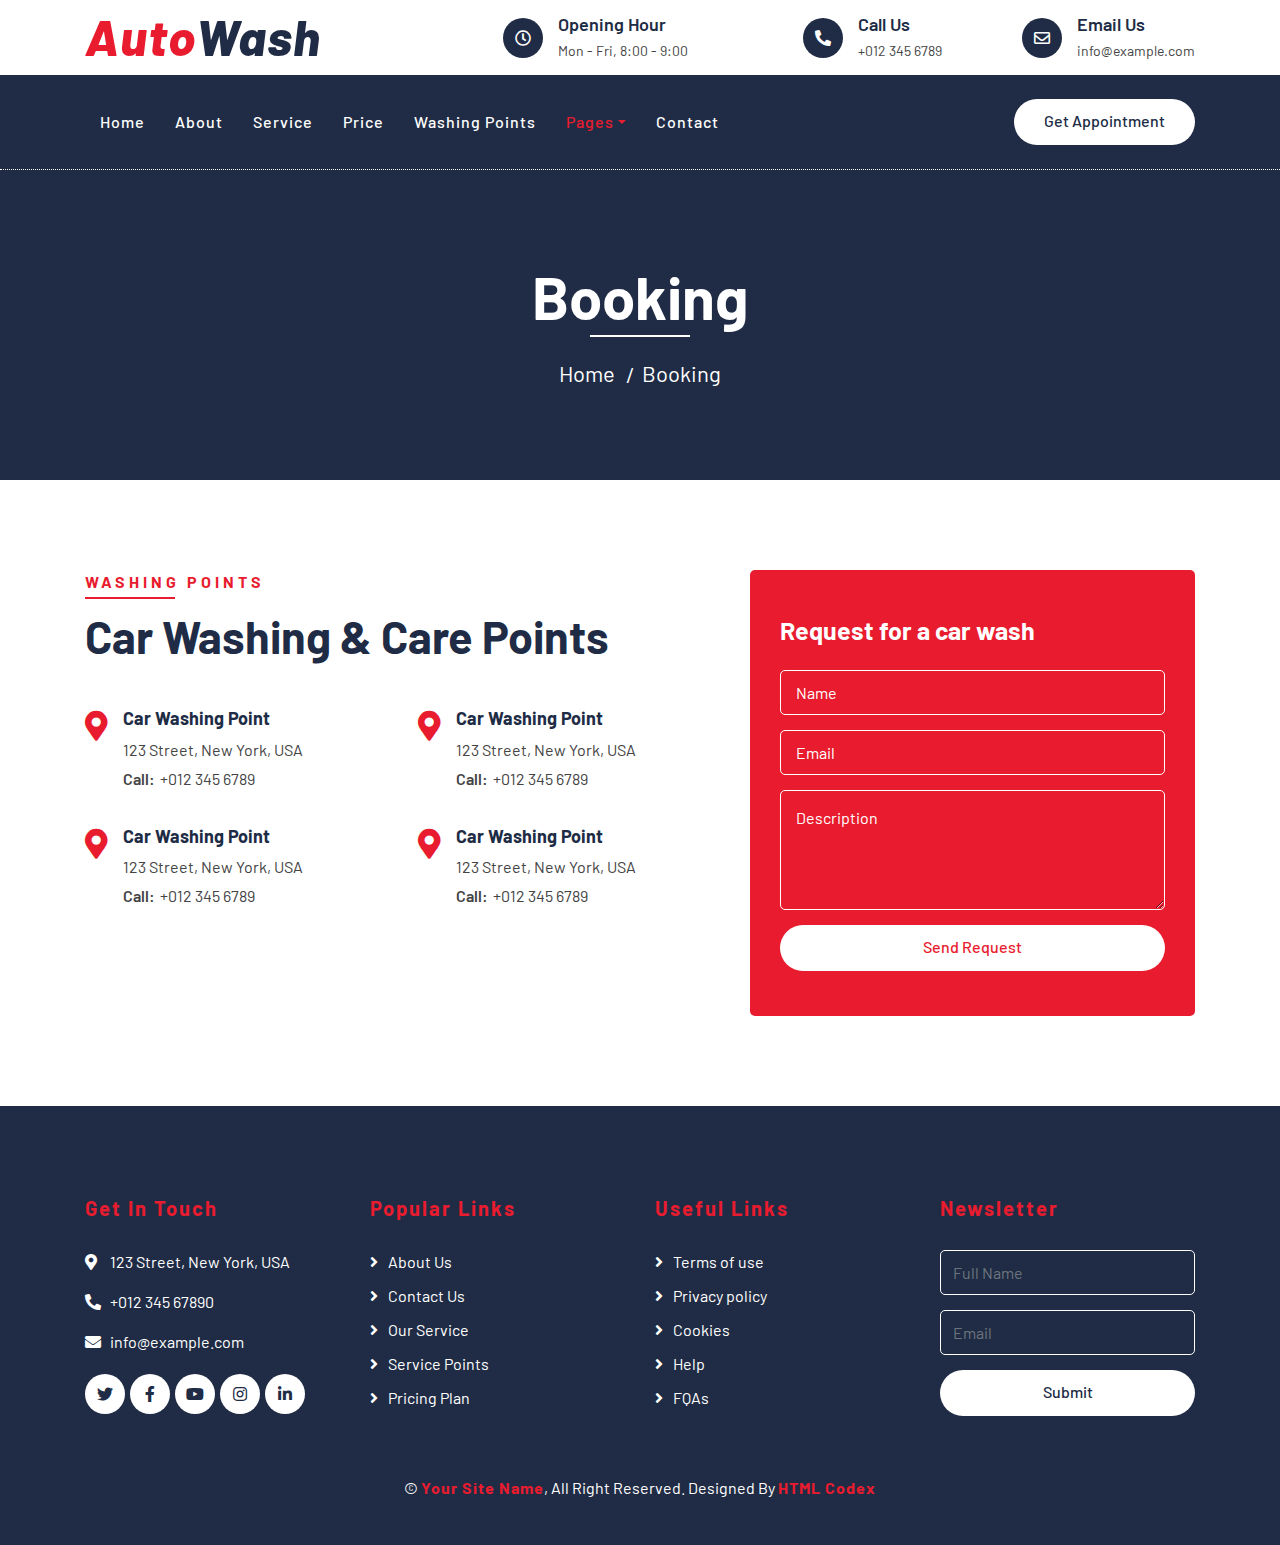
<file: booking.html>
<!DOCTYPE html>
<html lang="en">
    <head>
        <meta charset="utf-8">
        <title>AutoWash - Car Wash Website Template</title>
        <meta content="width=device-width, initial-scale=1.0" name="viewport">
        <meta content="Free Website Template" name="keywords">
        <meta content="Free Website Template" name="description">

        <!-- Favicon -->
        <link href="img/favicon.ico" rel="icon">

        <!-- Google Font -->
        <link href="https://fonts.googleapis.com/css2?family=Barlow:wght@400;500;600;700;800;900&display=swap" rel="stylesheet"> 
        
        <!-- CSS Libraries -->
        <link href="https://stackpath.bootstrapcdn.com/bootstrap/4.4.1/css/bootstrap.min.css" rel="stylesheet">
        <link href="https://cdnjs.cloudflare.com/ajax/libs/font-awesome/5.10.0/css/all.min.css" rel="stylesheet">
        <link href="lib/flaticon/font/flaticon.css" rel="stylesheet">
        <link href="lib/animate/animate.min.css" rel="stylesheet">
        <link href="lib/owlcarousel/assets/owl.carousel.min.css" rel="stylesheet">

        <!-- Template Stylesheet -->
        <link href="css/style.css" rel="stylesheet">
    </head>

    <body>
        <!-- Top Bar Start -->
        <div class="top-bar">
            <div class="container">
                <div class="row align-items-center">
                    <div class="col-lg-4 col-md-12">
                        <div class="logo">
                            <a href="index.html">
                                <h1>Auto<span>Wash</span></h1>
                                <!-- <img src="img/logo.jpg" alt="Logo"> -->
                            </a>
                        </div>
                    </div>
                    <div class="col-lg-8 col-md-7 d-none d-lg-block">
                        <div class="row">
                            <div class="col-4">
                                <div class="top-bar-item">
                                    <div class="top-bar-icon">
                                        <i class="far fa-clock"></i>
                                    </div>
                                    <div class="top-bar-text">
                                        <h3>Opening Hour</h3>
                                        <p>Mon - Fri, 8:00 - 9:00</p>
                                    </div>
                                </div>
                            </div>
                            <div class="col-4">
                                <div class="top-bar-item">
                                    <div class="top-bar-icon">
                                        <i class="fa fa-phone-alt"></i>
                                    </div>
                                    <div class="top-bar-text">
                                        <h3>Call Us</h3>
                                        <p>+012 345 6789</p>
                                    </div>
                                </div>
                            </div>
                            <div class="col-4">
                                <div class="top-bar-item">
                                    <div class="top-bar-icon">
                                        <i class="far fa-envelope"></i>
                                    </div>
                                    <div class="top-bar-text">
                                        <h3>Email Us</h3>
                                        <p>info@example.com</p>
                                    </div>
                                </div>
                            </div>
                        </div>
                    </div>
                </div>
            </div>
        </div>
        <!-- Top Bar End -->

        <!-- Nav Bar Start -->
        <div class="nav-bar">
            <div class="container">
                <nav class="navbar navbar-expand-lg bg-dark navbar-dark">
                    <a href="#" class="navbar-brand">MENU</a>
                    <button type="button" class="navbar-toggler" data-toggle="collapse" data-target="#navbarCollapse">
                        <span class="navbar-toggler-icon"></span>
                    </button>

                    <div class="collapse navbar-collapse justify-content-between" id="navbarCollapse">
                        <div class="navbar-nav mr-auto">
                            <a href="index.html" class="nav-item nav-link">Home</a>
                            <a href="about.html" class="nav-item nav-link">About</a>
                            <a href="service.html" class="nav-item nav-link">Service</a>
                            <a href="price.html" class="nav-item nav-link">Price</a>
                            <a href="location.html" class="nav-item nav-link">Washing Points</a>
                            <div class="nav-item dropdown">
                                <a href="#" class="nav-link dropdown-toggle active" data-toggle="dropdown">Pages</a>
                                <div class="dropdown-menu">
                                    <a href="blog.html" class="dropdown-item">Blog Grid</a>
                                    <a href="single.html" class="dropdown-item">Detail Page</a>
                                    <a href="team.html" class="dropdown-item">Team Member</a>
                                    <a href="booking.html" class="dropdown-item">Schedule Booking</a>
                                </div>
                            </div>
                            <a href="contact.html" class="nav-item nav-link">Contact</a>
                        </div>
                        <div class="ml-auto">
                            <a class="btn btn-custom" href="#">Get Appointment</a>
                        </div>
                    </div>
                </nav>
            </div>
        </div>
        <!-- Nav Bar End -->
        
        
        <!-- Page Header Start -->
        <div class="page-header">
            <div class="container">
                <div class="row">
                    <div class="col-12">
                        <h2>Booking</h2>
                    </div>
                    <div class="col-12">
                        <a href="">Home</a>
                        <a href="">Booking</a>
                    </div>
                </div>
            </div>
        </div>
        <!-- Page Header End -->
        
        
        <!-- Location Start -->
        <div class="location">
            <div class="container">
                <div class="row">
                    <div class="col-lg-7">
                        <div class="section-header text-left">
                            <p>Washing Points</p>
                            <h2>Car Washing & Care Points</h2>
                        </div>
                        <div class="row">
                            <div class="col-md-6">
                                <div class="location-item">
                                    <i class="fa fa-map-marker-alt"></i>
                                    <div class="location-text">
                                        <h3>Car Washing Point</h3>
                                        <p>123 Street, New York, USA</p>
                                        <p><strong>Call:</strong>+012 345 6789</p>
                                    </div>
                                </div>
                            </div>
                            <div class="col-md-6">
                                <div class="location-item">
                                    <i class="fa fa-map-marker-alt"></i>
                                    <div class="location-text">
                                        <h3>Car Washing Point</h3>
                                        <p>123 Street, New York, USA</p>
                                        <p><strong>Call:</strong>+012 345 6789</p>
                                    </div>
                                </div>
                            </div>
                            <div class="col-md-6">
                                <div class="location-item">
                                    <i class="fa fa-map-marker-alt"></i>
                                    <div class="location-text">
                                        <h3>Car Washing Point</h3>
                                        <p>123 Street, New York, USA</p>
                                        <p><strong>Call:</strong>+012 345 6789</p>
                                    </div>
                                </div>
                            </div>
                            <div class="col-md-6">
                                <div class="location-item">
                                    <i class="fa fa-map-marker-alt"></i>
                                    <div class="location-text">
                                        <h3>Car Washing Point</h3>
                                        <p>123 Street, New York, USA</p>
                                        <p><strong>Call:</strong>+012 345 6789</p>
                                    </div>
                                </div>
                            </div>
                        </div>
                    </div>
                    <div class="col-lg-5">
                        <div class="location-form">
                            <h3>Request for a car wash</h3>
                            <form>
                                <div class="control-group">
                                    <input type="text" class="form-control" placeholder="Name" required="required" />
                                </div>
                                <div class="control-group">
                                    <input type="email" class="form-control" placeholder="Email" required="required" />
                                </div>
                                <div class="control-group">
                                    <textarea class="form-control" placeholder="Description" required="required"></textarea>
                                </div>
                                <div>
                                    <button class="btn btn-custom" type="submit">Send Request</button>
                                </div>
                            </form>
                        </div>
                    </div>
                </div>
            </div>
        </div>
        <!-- Location End -->
        
        
        <!-- Footer Start -->
        <div class="footer">
            <div class="container">
                <div class="row">
                    <div class="col-lg-3 col-md-6">
                        <div class="footer-contact">
                            <h2>Get In Touch</h2>
                            <p><i class="fa fa-map-marker-alt"></i>123 Street, New York, USA</p>
                            <p><i class="fa fa-phone-alt"></i>+012 345 67890</p>
                            <p><i class="fa fa-envelope"></i>info@example.com</p>
                            <div class="footer-social">
                                <a class="btn" href=""><i class="fab fa-twitter"></i></a>
                                <a class="btn" href=""><i class="fab fa-facebook-f"></i></a>
                                <a class="btn" href=""><i class="fab fa-youtube"></i></a>
                                <a class="btn" href=""><i class="fab fa-instagram"></i></a>
                                <a class="btn" href=""><i class="fab fa-linkedin-in"></i></a>
                            </div>
                        </div>
                    </div>
                    <div class="col-lg-3 col-md-6">
                        <div class="footer-link">
                            <h2>Popular Links</h2>
                            <a href="">About Us</a>
                            <a href="">Contact Us</a>
                            <a href="">Our Service</a>
                            <a href="">Service Points</a>
                            <a href="">Pricing Plan</a>
                        </div>
                    </div>
                    <div class="col-lg-3 col-md-6">
                        <div class="footer-link">
                            <h2>Useful Links</h2>
                            <a href="">Terms of use</a>
                            <a href="">Privacy policy</a>
                            <a href="">Cookies</a>
                            <a href="">Help</a>
                            <a href="">FQAs</a>
                        </div>
                    </div>
                    <div class="col-lg-3 col-md-6">
                        <div class="footer-newsletter">
                            <h2>Newsletter</h2>
                            <form>
                                <input class="form-control" placeholder="Full Name">
                                <input class="form-control" placeholder="Email">
                                <button class="btn btn-custom">Submit</button>
                            </form>
                        </div>
                    </div>
                </div>
            </div>
            <div class="container copyright">
                <p>&copy; <a href="#">Your Site Name</a>, All Right Reserved. Designed By <a href="https://htmlcodex.com">HTML Codex</a></p>
            </div>
        </div>
        <!-- Footer End -->
        
        <!-- Back to top button -->
        <a href="#" class="back-to-top"><i class="fa fa-chevron-up"></i></a>
        
        <!-- Pre Loader -->
        <div id="loader" class="show">
            <div class="loader"></div>
        </div>

        <!-- JavaScript Libraries -->
        <script src="https://code.jquery.com/jquery-3.4.1.min.js"></script>
        <script src="https://stackpath.bootstrapcdn.com/bootstrap/4.4.1/js/bootstrap.bundle.min.js"></script>
        <script src="lib/easing/easing.min.js"></script>
        <script src="lib/owlcarousel/owl.carousel.min.js"></script>
        <script src="lib/waypoints/waypoints.min.js"></script>
        <script src="lib/counterup/counterup.min.js"></script>
        
        <!-- Contact Javascript File -->
        <script src="mail/jqBootstrapValidation.min.js"></script>
        <script src="mail/contact.js"></script>

        <!-- Template Javascript -->
        <script src="js/main.js"></script>
    </body>
</html>
</file>
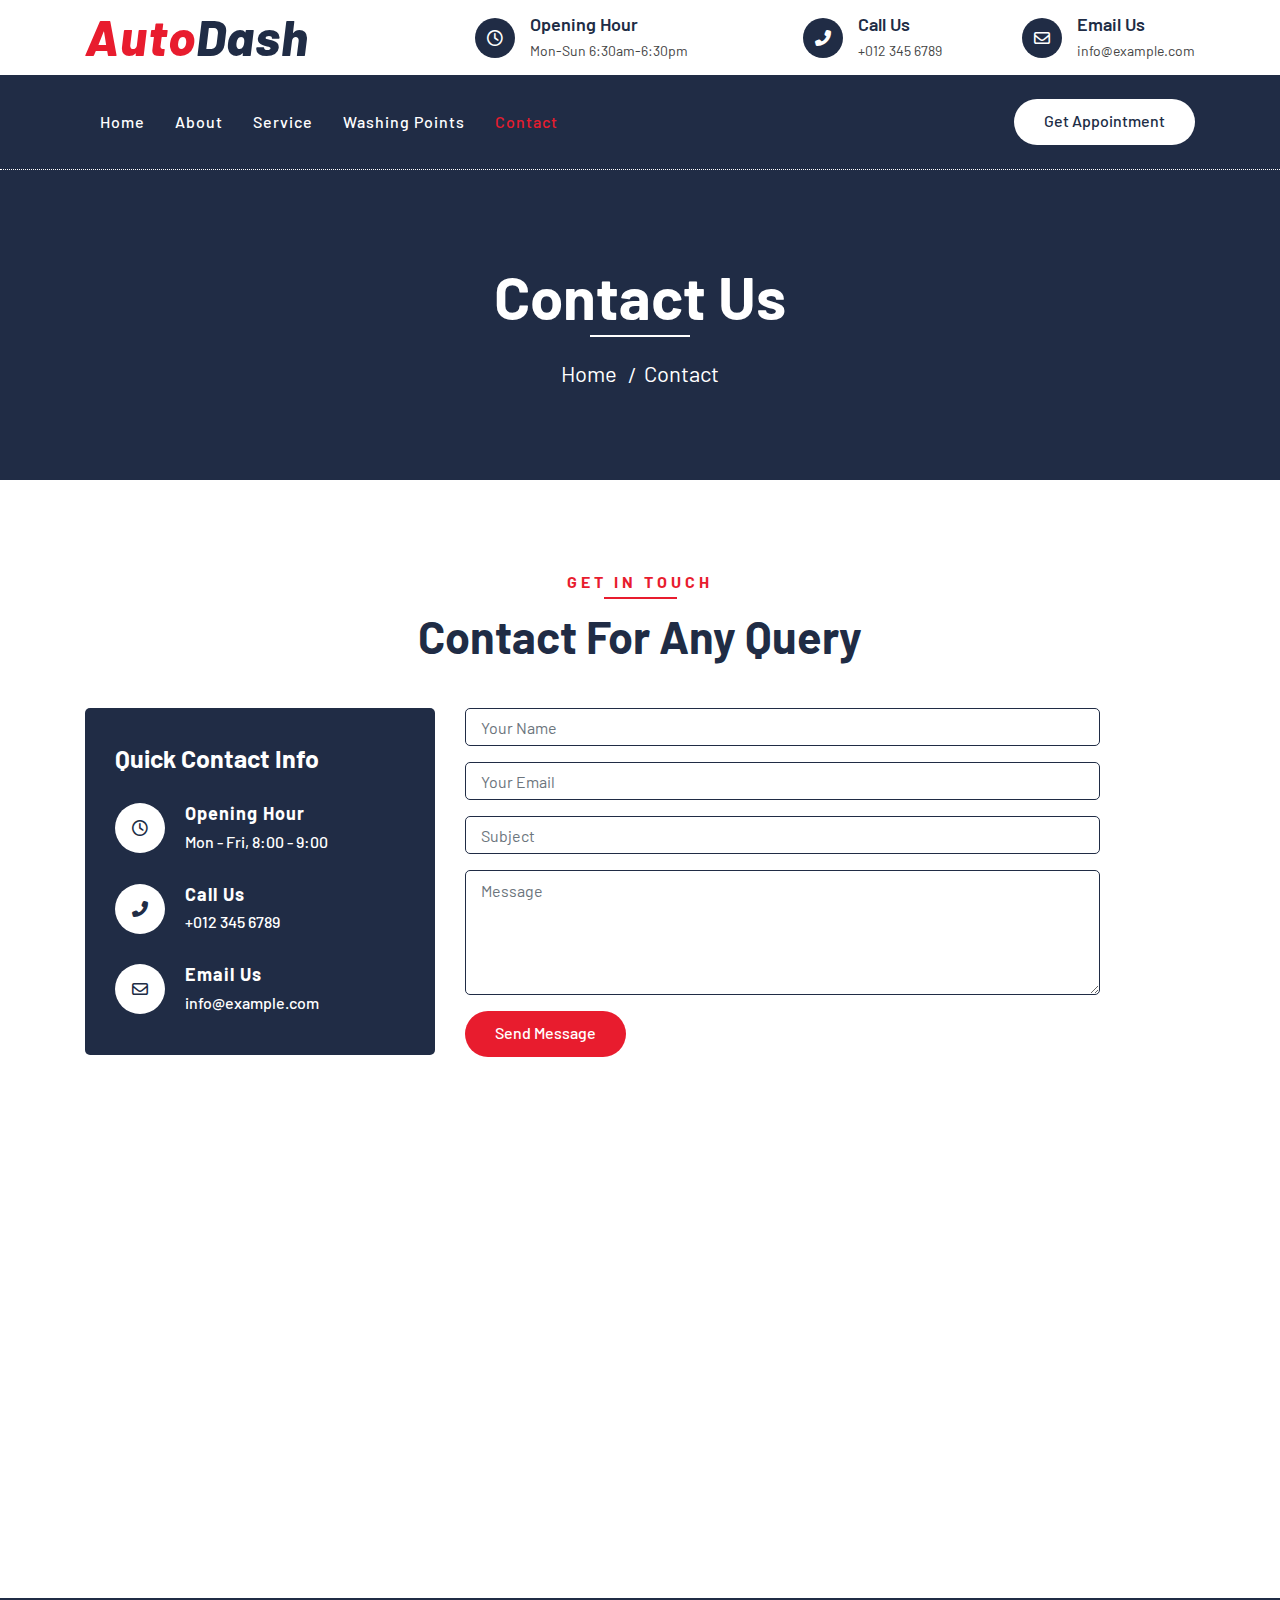
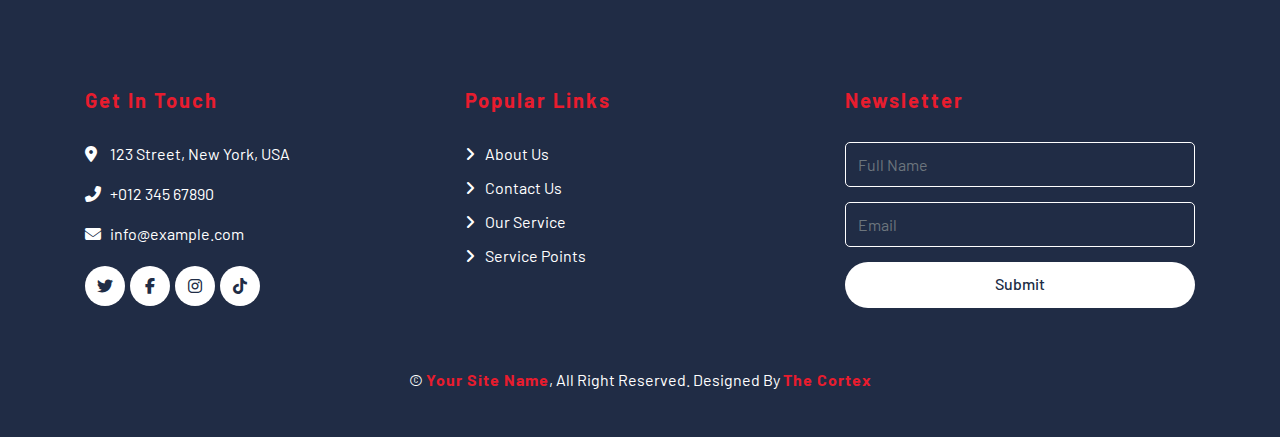
<file: contact.html>
<!DOCTYPE html>
<html lang="en">
    <head>
        <meta charset="utf-8">
        <title>AutoDash</title>
        <meta content="width=device-width, initial-scale=1.0" name="viewport">
        <meta content="Free Website Template" name="keywords">
        <meta content="Free Website Template" name="description">

        <!-- Favicon -->
        <link href="img/favicon.ico" rel="icon">

        <!-- Google Font -->
        <link href="https://fonts.googleapis.com/css2?family=Barlow:wght@400;500;600;700;800;900&display=swap" rel="stylesheet"> 
        
        <!-- CSS Libraries -->
        <link href="https://stackpath.bootstrapcdn.com/bootstrap/4.4.1/css/bootstrap.min.css" rel="stylesheet">
        <link href="https://cdnjs.cloudflare.com/ajax/libs/font-awesome/6.5.0/css/all.min.css" rel="stylesheet">

        <link href="lib/flaticon/font/flaticon.css" rel="stylesheet">
        <link href="lib/animate/animate.min.css" rel="stylesheet">
        <link href="lib/owlcarousel/assets/owl.carousel.min.css" rel="stylesheet">

        <!-- Template Stylesheet -->
        <link href="css/style.css" rel="stylesheet">
    </head>

    <body>
        <!-- Top Bar Start -->
        <div class="top-bar">
            <div class="container">
                <div class="row align-items-center">
                    <div class="col-lg-4 col-md-12">
                        <div class="logo">
                            <a href="index.html">
                                <h1>Auto<span>Dash</span></h1>
                                <!-- <img src="img/logo.jpg" alt="Logo"> -->
                            </a>
                        </div>
                    </div>
                    <div class="col-lg-8 col-md-7 d-none d-lg-block">
                        <div class="row">
                            <div class="col-4">
                                <div class="top-bar-item">
                                    <div class="top-bar-icon">
                                        <i class="far fa-clock"></i>
                                    </div>
                                    <div class="top-bar-text">
                                        <h3>Opening Hour</h3>
                                        <p>Mon-Sun 6:30am-6:30pm</p>
                                    </div>
                                </div>
                            </div>
                            <div class="col-4">
                                <div class="top-bar-item">
                                    <div class="top-bar-icon">
                                        <i class="fa fa-phone-alt"></i>
                                    </div>
                                    <div class="top-bar-text">
                                        <h3>Call Us</h3>
                                        <p>+012 345 6789</p>
                                    </div>
                                </div>
                            </div>
                            <div class="col-4">
                                <div class="top-bar-item">
                                    <div class="top-bar-icon">
                                        <i class="far fa-envelope"></i>
                                    </div>
                                    <div class="top-bar-text">
                                        <h3>Email Us</h3>
                                        <p>info@example.com</p>
                                    </div>
                                </div>
                            </div>
                        </div>
                    </div>
                </div>
            </div>
        </div>
        <!-- Top Bar End -->

        <!-- Nav Bar Start -->
        <div class="nav-bar">
            <div class="container">
                <nav class="navbar navbar-expand-lg bg-dark navbar-dark">
                    <a href="#" class="navbar-brand">MENU</a>
                    <button type="button" class="navbar-toggler" data-toggle="collapse" data-target="#navbarCollapse">
                        <span class="navbar-toggler-icon"></span>
                    </button>

                    <div class="collapse navbar-collapse justify-content-between" id="navbarCollapse">
                        <div class="navbar-nav mr-auto">
                            <a href="index.html" class="nav-item nav-link">Home</a>
                            <a href="about.html" class="nav-item nav-link">About</a>
                            <a href="service.html" class="nav-item nav-link">Service</a>
                            <a href="location.html" class="nav-item nav-link">Washing Points</a>
                            <a href="contact.html" class="nav-item nav-link active">Contact</a>
                        </div>
                        <div class="ml-auto">
                            <a class="btn btn-custom" href="#">Get Appointment</a>
                        </div>
                    </div>
                </nav>
            </div>
        </div>
        <!-- Nav Bar End -->
        
        
        <!-- Page Header Start -->
        <div class="page-header">
            <div class="container">
                <div class="row">
                    <div class="col-12">
                        <h2>Contact Us</h2>
                    </div>
                    <div class="col-12">
                        <a href="">Home</a>
                        <a href="">Contact</a>
                    </div>
                </div>
            </div>
        </div>
        <!-- Page Header End -->
        
        
        <!-- Contact Start -->
        <div class="contact">
            <div class="container">
                <div class="section-header text-center">
                    <p>Get In Touch</p>
                    <h2>Contact for any query</h2>
                </div>
                <div class="row">
                    <div class="col-md-4">
                        <div class="contact-info">
                            <h2>Quick Contact Info</h2>
                            <div class="contact-info-item">
                                <div class="contact-info-icon">
                                    <i class="far fa-clock"></i>
                                </div>
                                <div class="contact-info-text">
                                    <h3>Opening Hour</h3>
                                    <p>Mon - Fri, 8:00 - 9:00</p>
                                </div>
                            </div>
                            <div class="contact-info-item">
                                <div class="contact-info-icon">
                                    <i class="fa fa-phone-alt"></i>
                                </div>
                                <div class="contact-info-text">
                                    <h3>Call Us</h3>
                                    <p>+012 345 6789</p>
                                </div>
                            </div>
                            <div class="contact-info-item">
                                <div class="contact-info-icon">
                                    <i class="far fa-envelope"></i>
                                </div>
                                <div class="contact-info-text">
                                    <h3>Email Us</h3>
                                    <p>info@example.com</p>
                                </div>
                            </div>
                        </div>
                    </div>
                    <div class="col-md-7">
                        <div class="contact-form">
                            <div id="success"></div>
                            <form name="sentMessage" id="contactForm" novalidate="novalidate">
                                <div class="control-group">
                                    <input type="text" class="form-control" id="name" placeholder="Your Name" required="required" data-validation-required-message="Please enter your name" />
                                    <p class="help-block text-danger"></p>
                                </div>
                                <div class="control-group">
                                    <input type="email" class="form-control" id="email" placeholder="Your Email" required="required" data-validation-required-message="Please enter your email" />
                                    <p class="help-block text-danger"></p>
                                </div>
                                <div class="control-group">
                                    <input type="text" class="form-control" id="subject" placeholder="Subject" required="required" data-validation-required-message="Please enter a subject" />
                                    <p class="help-block text-danger"></p>
                                </div>
                                <div class="control-group">
                                    <textarea class="form-control" id="message" placeholder="Message" required="required" data-validation-required-message="Please enter your message"></textarea>
                                    <p class="help-block text-danger"></p>
                                </div>
                                <div>
                                    <button class="btn btn-custom" type="submit" id="sendMessageButton">Send Message</button>
                                </div>
                            </form>
                        </div>
                    </div>
                    <div class="col-md-12">
                        <iframe 
                        src="https://www.google.com/maps/embed?pb=!1m18!1m12!1m3!1d31717.607784579503!2d-0.2028857!3d5.6037225!2m3!1f0!2f0!3f0!3m2!1i1024!2i768!4f13.1!3m3!1m2!1s0x10208d2563f3c8b1%3A0x60b5d9ddcc257a08!2sTiny%20Toes%20Studios%2C%20Faase%20Road%2C%20Accra%2C%20Ghana!5e0!3m2!1sen!2sgh!4v1697373606080!5m2!1sen!2sgh" 
                        width="600" 
                        height="450" 
                        style="border:0;" 
                        allowfullscreen="" 
                        loading="lazy" 
                        referrerpolicy="no-referrer-when-downgrade">
                    </iframe>
                                        </div>
                </div>
            </div>
        </div>
        <!-- Contact End -->


        <!-- Footer Start -->
        <div class="footer">
            <div class="container">
                <div class="row">
                    <div class="col-lg-4 col-md-6">
                        <div class="footer-contact">
                            <h2>Get In Touch</h2>
                            <p><i class="fa fa-map-marker-alt"></i>123 Street, New York, USA</p>
                            <p><i class="fa fa-phone-alt"></i>+012 345 67890</p>
                            <p><i class="fa fa-envelope"></i>info@example.com</p>
                            <div class="footer-social">
                                <a class="btn" href="https://x.com/autodashgh?s=21&t=mOaGSrMuVN07mD6xTGgVZw"><i class="fab fa-twitter"></i></a>
                                <a class="btn" href="https://www.facebook.com/share/1L9eGvWNBY/?mibextid=wwXIfr"><i class="fab fa-facebook-f"></i></a>
                                <a class="btn" href="https://www.instagram.com/autodash?igsh=M3poNXZiajk2a2to"><i class="fab fa-instagram"></i></a>
<a class="btn" href="https://www.tiktok.com/@autodashgh?_t=ZM-8waV22hl18P&_r=1"><i class="fab fa-tiktok"></i></a>
                            </div>
                        </div>
                    </div>
                    <div class="col-lg-4 col-md-6">
                        <div class="footer-link">
                            <h2>Popular Links</h2>
                            <a href="">About Us</a>
                            <a href="">Contact Us</a>
                            <a href="">Our Service</a>
                            <a href="">Service Points</a>
                        </div>
                    </div>
                    <div class="col-lg-4 col-md-6">
                        <div class="footer-newsletter">
                            <h2>Newsletter</h2>
                            <form>
                                <input class="form-control" placeholder="Full Name">
                                <input class="form-control" placeholder="Email">
                                <button class="btn btn-custom">Submit</button>
                            </form>
                        </div>
                    </div>
                </div>
            </div>
            <div class="container copyright">
                <p>&copy; <a href="#">Your Site Name</a>, All Right Reserved. Designed By <a href="https://cortex.ddttechnologies.com">The Cortex</a></p>
            </div>
        </div>
        <!-- Footer End -->
        
        <!-- Back to top button -->
        <a href="#" class="back-to-top"><i class="fa fa-chevron-up"></i></a>
        
        <!-- Pre Loader -->
        <div id="loader" class="show">
            <div class="loader"></div>
        </div>

        <!-- JavaScript Libraries -->
        <script src="https://code.jquery.com/jquery-3.4.1.min.js"></script>
        <script src="https://stackpath.bootstrapcdn.com/bootstrap/4.4.1/js/bootstrap.bundle.min.js"></script>
        <script src="lib/easing/easing.min.js"></script>
        <script src="lib/owlcarousel/owl.carousel.min.js"></script>
        <script src="lib/waypoints/waypoints.min.js"></script>
        <script src="lib/counterup/counterup.min.js"></script>
        
        <!-- Contact Javascript File -->
        <script src="mail/jqBootstrapValidation.min.js"></script>
        <script src="mail/contact.js"></script>

        <!-- Template Javascript -->
        <script src="js/main.js"></script>
    </body>
</html>
</file>
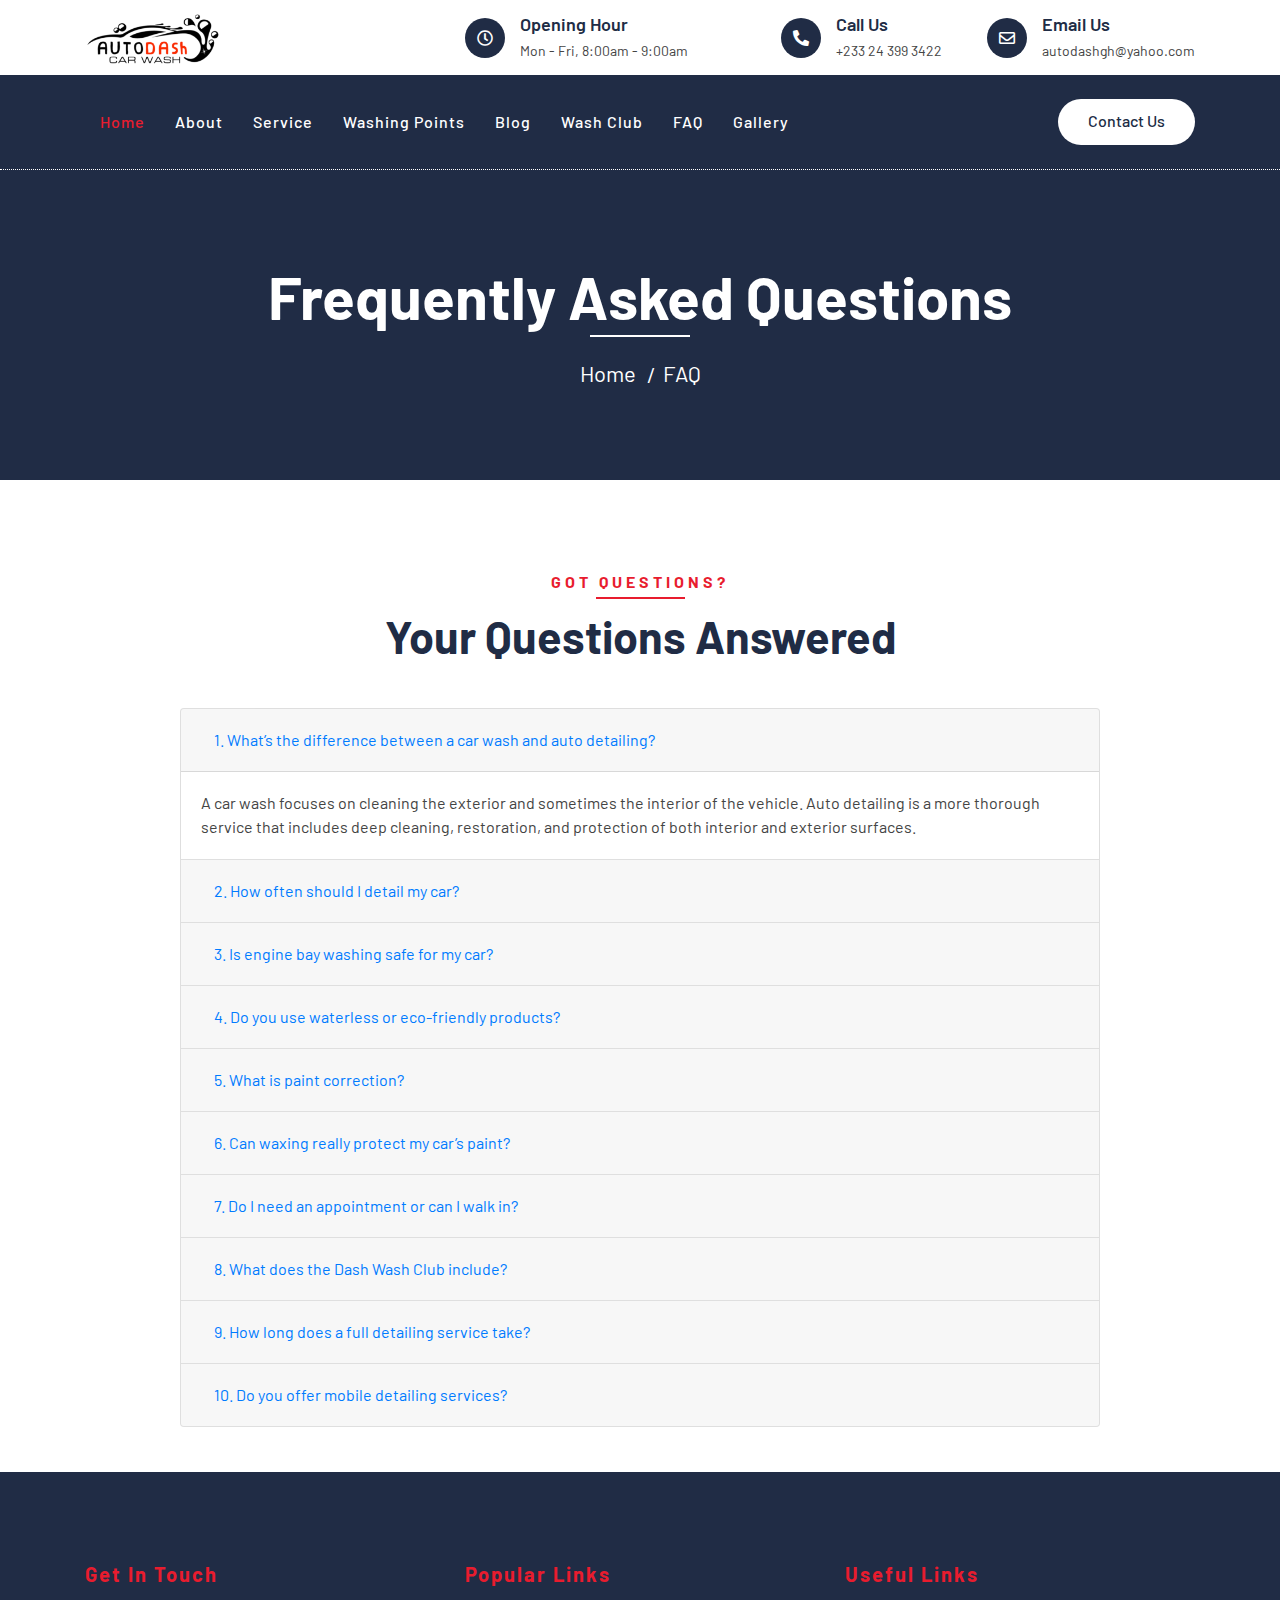
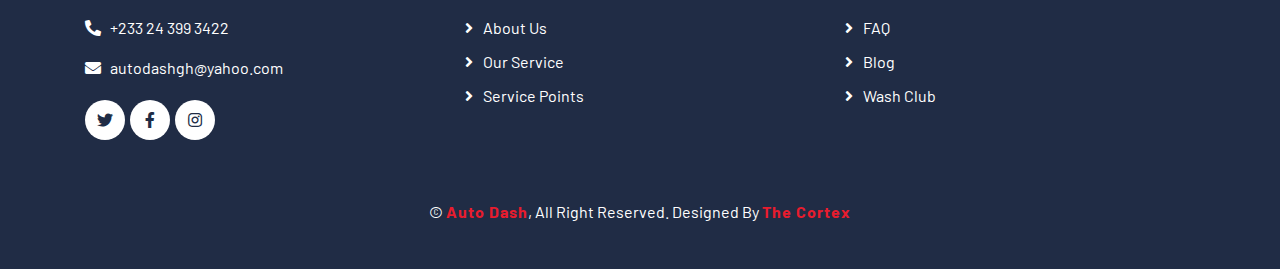
<file: faq.html>
<!DOCTYPE html>
<html lang="en">
    <head>
        <meta charset="utf-8">
        <title>AutoDash – FAQ</title>
        <meta content="width=device-width, initial-scale=1.0" name="viewport">
        <meta content="Car Wash FAQ" name="keywords">
        <meta content="Frequently Asked Questions about our services" name="description">

        <!-- Favicon -->
        <link href="img/favicon.ico" rel="icon">

        <!-- Google Font -->
        <link href="https://fonts.googleapis.com/css2?family=Barlow:wght@400;500;600;700;800;900&display=swap" rel="stylesheet"> 
        
        <!-- CSS Libraries -->
        <link href="https://stackpath.bootstrapcdn.com/bootstrap/4.4.1/css/bootstrap.min.css" rel="stylesheet">
        <link href="https://cdnjs.cloudflare.com/ajax/libs/font-awesome/5.10.0/css/all.min.css" rel="stylesheet">
        <link href="lib/flaticon/font/flaticon.css" rel="stylesheet">
        <link href="lib/animate/animate.min.css" rel="stylesheet">
        <link href="lib/owlcarousel/assets/owl.carousel.min.css" rel="stylesheet">

        <!-- Template Stylesheet -->
        <link href="css/style.css" rel="stylesheet">
    </head>

    <body>
         <!-- Top Bar Start -->
         <div class="top-bar">
            <div class="container">
                <div class="row align-items-center">
                    <div class="col-lg-4 col-md-12">
                        <div class="logo">
                            <a href="index.html">
                                <!-- <h1>Auto<span>Dash</span></h1> -->
                                <img src="img/thumbnail_Autodash logo.png" alt="Logo">
                            </a>
                        </div>
                    </div>
                    <div class="col-lg-8 col-md-7 d-none d-lg-block">
                        <div class="row">
                            <div class="col-4">
                                <div class="top-bar-item">
                                    <div class="top-bar-icon">
                                        <i class="far fa-clock"></i>
                                    </div>
                                    <div class="top-bar-text">
                                        <h3>Opening Hour</h3>
                                        <p>Mon - Fri, 8:00am - 9:00am</p>
                                    </div>
                                </div>
                            </div>
                            <div class="col-4">
                                <div class="top-bar-item">
                                    <div class="top-bar-icon">
                                        <i class="fa fa-phone-alt"></i>
                                    </div>
                                    <div class="top-bar-text">
                                        <h3>Call Us</h3>
                                        <p>+233 24 399 3422</p>
                                    </div>
                                </div>
                            </div>
                            <div class="col-4">
                                <div class="top-bar-item">
                                    <div class="top-bar-icon">
                                        <i class="far fa-envelope"></i>
                                    </div>
                                    <div class="top-bar-text">
                                        <h3>Email Us</h3>
                                        <p>autodashgh@yahoo.com</p>
                                    </div>
                                </div>
                            </div>
                        </div>
                    </div>
                </div>
            </div>
        </div>
        <!-- Top Bar End -->

        <!-- Nav Bar Start -->
        <div class="nav-bar">
            <div class="container">
                <nav class="navbar navbar-expand-lg bg-dark navbar-dark">
                    <a href="#" class="navbar-brand">MENU</a>
                    <button type="button" class="navbar-toggler" data-toggle="collapse" data-target="#navbarCollapse">
                        <span class="navbar-toggler-icon"></span>
                    </button>

                    <div class="collapse navbar-collapse justify-content-between" id="navbarCollapse">
                        <div class="navbar-nav mr-auto">
                            <a href="index.html" class="nav-item nav-link active">Home</a>
            <a href="about.html" class="nav-item nav-link">About</a>
            <a href="service.html" class="nav-item nav-link">Service</a>
            <a href="location.html" class="nav-item nav-link">Washing Points</a>
            <a href="blog.html" class="nav-item nav-link">Blog</a>
            <a href="wash_club.html" class="nav-item nav-link">Wash Club</a>
            <a href="faq.html" class="nav-item nav-link">FAQ</a>
            <a href="gallery.html" class="nav-item nav-link">Gallery</a>
                        </div>
                        <div class="ml-auto">
                            <a class="btn btn-custom" href="tel:+23324993422">Contact Us</a>
                        </div>
                    </div>
                </nav>
            </div>
        </div>
        <!-- Nav Bar End -->
        
        <!-- Page Header Start -->
        <div class="page-header">
            <div class="container">
                <div class="row">
                    <div class="col-12">
                        <h2>Frequently Asked Questions</h2>
                    </div>
                    <div class="col-12">
                        <a href="index.html">Home</a>
                        <a href="faq.html">FAQ</a>
                    </div>
                </div>
            </div>
        </div>
        <!-- Page Header End -->

        <!-- FAQ Start -->
        <div class="service" id="faq">
            <div class="container">
                <div class="section-header text-center">
                    <p>Got Questions?</p>
                    <h2>Your Questions Answered</h2>
                </div>
                <div class="row">
                    <div class="col-lg-10 offset-lg-1">
                        <div class="accordion" id="faqAccordion">
                            <!-- Q1 -->
                            <div class="card">
                                <div class="card-header" id="headingOne">
                                    <h5 class="mb-0">
                                        <button class="btn btn-link" type="button" data-toggle="collapse" data-target="#collapseOne">
                                            1. What’s the difference between a car wash and auto detailing?
                                        </button>
                                    </h5>
                                </div>
                                <div id="collapseOne" class="collapse show" data-parent="#faqAccordion">
                                    <div class="card-body">
                                        A car wash focuses on cleaning the exterior and sometimes the interior of the vehicle. Auto detailing is a more thorough service that includes deep cleaning, restoration, and protection of both interior and exterior surfaces.
                                    </div>
                                </div>
                            </div>
                            <!-- Q2 -->
                            <div class="card">
                                <div class="card-header" id="headingTwo">
                                    <h5 class="mb-0">
                                        <button class="btn btn-link collapsed" data-toggle="collapse" data-target="#collapseTwo">
                                            2. How often should I detail my car?
                                        </button>
                                    </h5>
                                </div>
                                <div id="collapseTwo" class="collapse" data-parent="#faqAccordion">
                                    <div class="card-body">
                                        We recommend a full detail every 3 to 6 months, depending on your driving habits, environmental conditions, and how well you maintain the car between services.
                                    </div>
                                </div>
                            </div>
                            <!-- Q3 -->
                            <div class="card">
                                <div class="card-header" id="headingThree">
                                    <h5 class="mb-0">
                                        <button class="btn btn-link collapsed" data-toggle="collapse" data-target="#collapseThree">
                                            3. Is engine bay washing safe for my car?
                                        </button>
                                    </h5>
                                </div>
                                <div id="collapseThree" class="collapse" data-parent="#faqAccordion">
                                    <div class="card-body">
                                        Yes! When done properly—like we do—it’s completely safe. We use steam, low-pressure water for dry cleaning, protective covers for sensitive components, and non-corrosive degreasers to keep everything clean and protected.
                                    </div>
                                </div>
                            </div>
                            <!-- Q4 -->
                            <div class="card">
                                <div class="card-header" id="headingFour">
                                    <h5 class="mb-0">
                                        <button class="btn btn-link collapsed" data-toggle="collapse" data-target="#collapseFour">
                                            4. Do you use waterless or eco-friendly products?
                                        </button>
                                    </h5>
                                </div>
                                <div id="collapseFour" class="collapse" data-parent="#faqAccordion">
                                    <div class="card-body">
                                        Absolutely. We incorporate eco-friendly and water-efficient products where possible, especially for interior detailing and touch-ups.
                                    </div>
                                </div>
                            </div>
                            <!-- Q5 -->
                            <div class="card">
                                <div class="card-header" id="headingFive">
                                    <h5 class="mb-0">
                                        <button class="btn btn-link collapsed" data-toggle="collapse" data-target="#collapseFive">
                                            5. What is paint correction?
                                        </button>
                                    </h5>
                                </div>
                                <div id="collapseFive" class="collapse" data-parent="#faqAccordion">
                                    <div class="card-body">
                                        Paint correction is a process that removes surface imperfections such as swirl marks, scratches, and oxidation from your vehicle’s paint. It restores the original gloss and clarity.
                                    </div>
                                </div>
                            </div>
                            <!-- Q6 -->
                            <div class="card">
                                <div class="card-header" id="headingSix">
                                    <h5 class="mb-0">
                                        <button class="btn btn-link collapsed" data-toggle="collapse" data-target="#collapseSix">
                                            6. Can waxing really protect my car’s paint?
                                        </button>
                                    </h5>
                                </div>
                                <div id="collapseSix" class="collapse" data-parent="#faqAccordion">
                                    <div class="card-body">
                                        Yes. Wax adds a protective layer against UV rays, road grime, and moisture, helping your paint last longer and look shinier.
                                    </div>
                                </div>
                            </div>
                            <!-- Q7 -->
                            <div class="card">
                                <div class="card-header" id="headingSeven">
                                    <h5 class="mb-0">
                                        <button class="btn btn-link collapsed" data-toggle="collapse" data-target="#collapseSeven">
                                            7. Do I need an appointment or can I walk in?
                                        </button>
                                    </h5>
                                </div>
                                <div id="collapseSeven" class="collapse" data-parent="#faqAccordion">
                                    <div class="card-body">
                                        Both are welcome! Walk-ins can select services and get an instant invoice. Loyalty and subscription customers under the Dash Wash Club enjoy faster processing and extra perks.
                                    </div>
                                </div>
                            </div>
                            <!-- Q8 -->
                            <div class="card">
                                <div class="card-header" id="headingEight">
                                    <h5 class="mb-0">
                                        <button class="btn btn-link collapsed" data-toggle="collapse" data-target="#collapseEight">
                                            8. What does the Dash Wash Club include?
                                        </button>
                                    </h5>
                                </div>
                                <div id="collapseEight" class="collapse" data-parent="#faqAccordion">
                                    <div class="card-body">
                                        Our Dash Wash Club offers prepaid and postpaid membership options with exclusive discounts, priority service, loyalty rewards, and access to premium detailing packages.
                                    </div>
                                </div>
                            </div>
                            <!-- Q9 -->
                            <div class="card">
                                <div class="card-header" id="headingNine">
                                    <h5 class="mb-0">
                                        <button class="btn btn-link collapsed" data-toggle="collapse" data-target="#collapseNine">
                                            9. How long does a full detailing service take?
                                        </button>
                                    </h5>
                                </div>
                                <div id="collapseNine" class="collapse" data-parent="#faqAccordion">
                                    <div class="card-body">
                                        Depending on the package, it can take anywhere from 1.5 to 4 hours. We prioritize quality and attention to detail over rushing the process.
                                    </div>
                                </div>
                            </div>
                            <!-- Q10 -->
                            <div class="card">
                                <div class="card-header" id="headingTen">
                                    <h5 class="mb-0">
                                        <button class="btn btn-link collapsed" data-toggle="collapse" data-target="#collapseTen">
                                            10. Do you offer mobile detailing services?
                                        </button>
                                    </h5>
                                </div>
                                <div id="collapseTen" class="collapse" data-parent="#faqAccordion">
                                    <div class="card-body">
                                        Currently, all services are done at our locations, but mobile service is in the pipeline. Stay tuned!
                                    </div>
                                </div>
                            </div>
                        </div>
                    </div>
                </div>
            </div>
        </div>
        <!-- FAQ End -->

        <!-- Footer Start -->
        <div class="footer">
            <div class="container">
                <div class="row">
                    <div class="col-lg-4 col-md-6">
                        <div class="footer-contact">
                            <h2>Get In Touch</h2>
                            <p><i class="fa fa-phone-alt"></i>+233 24 399 3422</p>
                            <p><i class="fa fa-envelope"></i>autodashgh@yahoo.com</p>
                            <div class="footer-social">
                                <a class="btn" href=""><i class="fab fa-twitter"></i></a>
                                <a class="btn" href=""><i class="fab fa-facebook-f"></i></a>
                                <a class="btn" href=""><i class="fab fa-instagram"></i></a>
                            </div>
                        </div>
                    </div>
                    <div class="col-lg-4 col-md-6">
                        <div class="footer-link">
                            <h2>Popular Links</h2>
                            <a href="about.html">About Us</a>
                            <a href="service.html">Our Service</a>
                            <a href="location.html">Service Points</a>
                        </div>
                    </div>
                    <div class="col-lg-4 col-md-6">
                        <div class="footer-link">
                            <h2>Useful Links</h2>
                            <a href="faq.html">FAQ</a>
                            <a href="blog.html">Blog</a>
                            <a href="wash_club.html">Wash Club</a>
                        </div>
                    </div>
                </div>
            </div>
            <div class="container copyright">
                <p>&copy; <a href="#">Auto Dash</a>, All Right Reserved. Designed By <a href="https://cortex.ddttechnologies.com">The Cortex</a></p>
            </div>
        </div>
        <!-- Footer End -->

        <!-- Back to top button -->
        <a href="#" class="back-to-top"><i class="fa fa-chevron-up"></i></a>
        
        <!-- Pre Loader -->
        <div id="loader" class="show"><div class="loader"></div></div>

        <!-- JavaScript Libraries -->
        <script src="https://code.jquery.com/jquery-3.4.1.min.js"></script>
        <script src="https://stackpath.bootstrapcdn.com/bootstrap/4.4.1/js/bootstrap.bundle.min.js"></script>
        <script src="lib/easing/easing.min.js"></script>
        <script src="lib/owlcarousel/owl.carousel.min.js"></script>
        <script src="lib/waypoints/waypoints.min.js"></script>
        <script src="lib/counterup/counterup.min.js"></script>
        <script src="mail/jqBootstrapValidation.min.js"></script>
        <script src="mail/contact.js"></script>
        <script src="js/main.js"></script>
    </body>
</html>
</file>
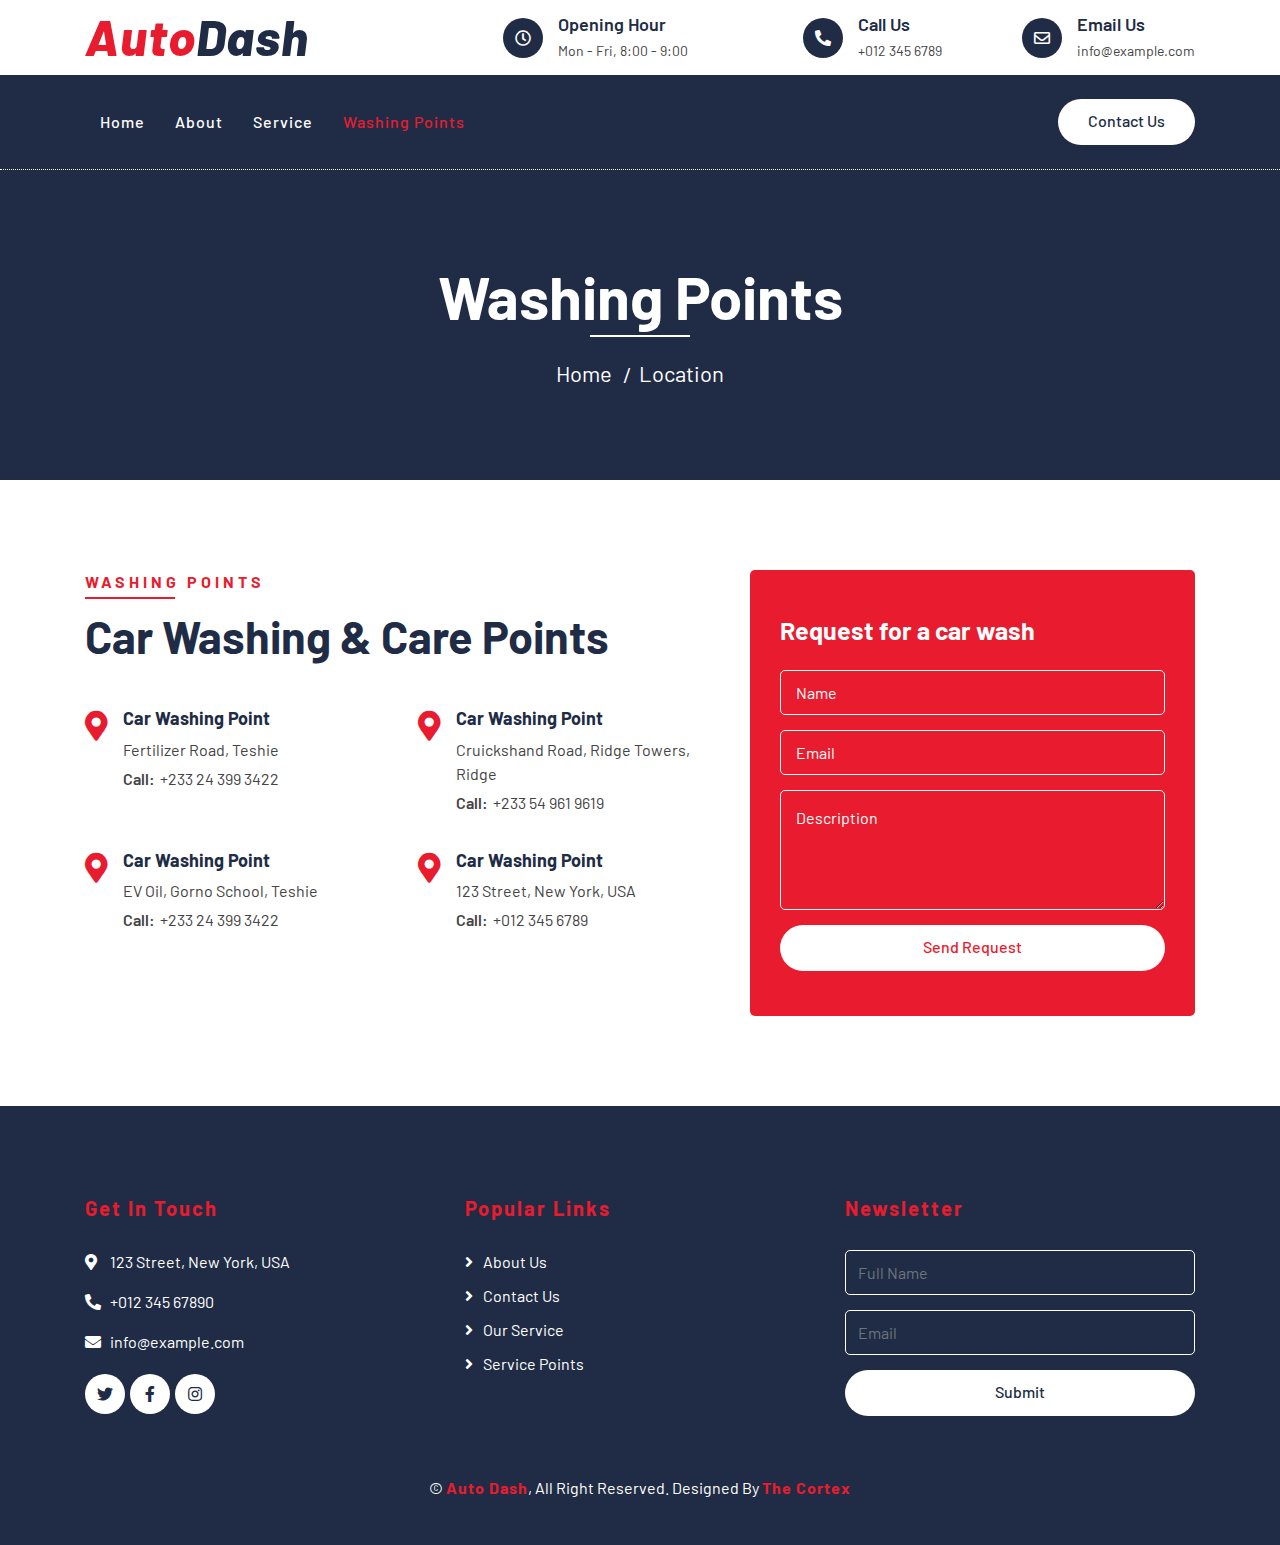
<file: location.html>
<!DOCTYPE html>
<html lang="en">
    <head>
        <meta charset="utf-8">
        <title>Auto Dash</title>
        <meta content="width=device-width, initial-scale=1.0" name="viewport">
        <meta content="Free Website Template" name="keywords">
        <meta content="Free Website Template" name="description">

        <!-- Favicon -->
        <link href="img/favicon.ico" rel="icon">

        <!-- Google Font -->
        <link href="https://fonts.googleapis.com/css2?family=Barlow:wght@400;500;600;700;800;900&display=swap" rel="stylesheet"> 
        
        <!-- CSS Libraries -->
        <link href="https://stackpath.bootstrapcdn.com/bootstrap/4.4.1/css/bootstrap.min.css" rel="stylesheet">
        <link href="https://cdnjs.cloudflare.com/ajax/libs/font-awesome/5.10.0/css/all.min.css" rel="stylesheet">
        <link href="lib/flaticon/font/flaticon.css" rel="stylesheet">
        <link href="lib/animate/animate.min.css" rel="stylesheet">
        <link href="lib/owlcarousel/assets/owl.carousel.min.css" rel="stylesheet">

        <!-- Template Stylesheet -->
        <link href="css/style.css" rel="stylesheet">
    </head>

    <body>
        <!-- Top Bar Start -->
        <div class="top-bar">
            <div class="container">
                <div class="row align-items-center">
                    <div class="col-lg-4 col-md-12">
                        <div class="logo">
                            <a href="index.html">
                                <h1>Auto<span>Dash</span></h1>
                                <!-- <img src="img/logo.jpg" alt="Logo"> -->
                            </a>
                        </div>
                    </div>
                    <div class="col-lg-8 col-md-7 d-none d-lg-block">
                        <div class="row">
                            <div class="col-4">
                                <div class="top-bar-item">
                                    <div class="top-bar-icon">
                                        <i class="far fa-clock"></i>
                                    </div>
                                    <div class="top-bar-text">
                                        <h3>Opening Hour</h3>
                                        <p>Mon - Fri, 8:00 - 9:00</p>
                                    </div>
                                </div>
                            </div>
                            <div class="col-4">
                                <div class="top-bar-item">
                                    <div class="top-bar-icon">
                                        <i class="fa fa-phone-alt"></i>
                                    </div>
                                    <div class="top-bar-text">
                                        <h3>Call Us</h3>
                                        <p>+012 345 6789</p>
                                    </div>
                                </div>
                            </div>
                            <div class="col-4">
                                <div class="top-bar-item">
                                    <div class="top-bar-icon">
                                        <i class="far fa-envelope"></i>
                                    </div>
                                    <div class="top-bar-text">
                                        <h3>Email Us</h3>
                                        <p>info@example.com</p>
                                    </div>
                                </div>
                            </div>
                        </div>
                    </div>
                </div>
            </div>
        </div>
        <!-- Top Bar End -->

        <!-- Nav Bar Start -->
        <div class="nav-bar">
            <div class="container">
                <nav class="navbar navbar-expand-lg bg-dark navbar-dark">
                    <a href="#" class="navbar-brand">MENU</a>
                    <button type="button" class="navbar-toggler" data-toggle="collapse" data-target="#navbarCollapse">
                        <span class="navbar-toggler-icon"></span>
                    </button>

                    <div class="collapse navbar-collapse justify-content-between" id="navbarCollapse">
                        <div class="navbar-nav mr-auto">
                            <a href="index.html" class="nav-item nav-link">Home</a>
                            <a href="about.html" class="nav-item nav-link">About</a>
                            <a href="service.html" class="nav-item nav-link">Service</a>
                            <a href="location.html" class="nav-item nav-link active">Washing Points</a>
                        </div>
                        <div class="ml-auto">
                            <a class="btn btn-custom" href="#">Contact Us</a>
                        </div>
                    </div>
                </nav>
            </div>
        </div>
        <!-- Nav Bar End -->
        
        
        <!-- Page Header Start -->
        <div class="page-header">
            <div class="container">
                <div class="row">
                    <div class="col-12">
                        <h2>Washing Points</h2>
                    </div>
                    <div class="col-12">
                        <a href="">Home</a>
                        <a href="">Location</a>
                    </div>
                </div>
            </div>
        </div>
        <!-- Page Header End -->
        
        
        <!-- Location Start -->
        <div class="location">
            <div class="container">
                <div class="row">
                    <div class="col-lg-7">
                        <div class="section-header text-left">
                            <p>Washing Points</p>
                            <h2>Car Washing & Care Points</h2>
                        </div>
                        <div class="row">
                            <div class="col-md-6">
                                <div class="location-item">
                                    <i class="fa fa-map-marker-alt"></i>
                                    <div class="location-text">
                                        <h3>Car Washing Point</h3>
                                        <p>Fertilizer Road, 
                                            Teshie</p>
                                        <p><strong>Call:</strong>+233 24 399 3422</p>
                                    </div>
                                </div>
                            </div>
                            <div class="col-md-6">
                                <div class="location-item">
                                    <i class="fa fa-map-marker-alt"></i>
                                    <div class="location-text">
                                        <h3>Car Washing Point</h3>
                                        <p>Cruickshand Road, 
                                            Ridge Towers, Ridge
                                            </p>
                                        <p><strong>Call:</strong>+233 54 961 9619</p>
                                    </div>
                                </div>
                            </div>
                            <div class="col-md-6">
                                <div class="location-item">
                                    <i class="fa fa-map-marker-alt"></i>
                                    <div class="location-text">
                                        <h3>Car Washing Point</h3>
                                        <p>EV Oil, Gorno School,
                                            Teshie
                                            </p>
                                        <p><strong>Call:</strong>+233 24 399 3422</p>
                                    </div>
                                </div>
                            </div>
                            <div class="col-md-6">
                                <div class="location-item">
                                    <i class="fa fa-map-marker-alt"></i>
                                    <div class="location-text">
                                        <h3>Car Washing Point</h3>
                                        <p>123 Street, New York, USA</p>
                                        <p><strong>Call:</strong>+012 345 6789</p>
                                    </div>
                                </div>
                            </div>
                        </div>
                    </div>
                    <div class="col-lg-5">
                        <div class="location-form">
                            <h3>Request for a car wash</h3>
                            <form>
                                <div class="control-group">
                                    <input type="text" class="form-control" placeholder="Name" required="required" />
                                </div>
                                <div class="control-group">
                                    <input type="email" class="form-control" placeholder="Email" required="required" />
                                </div>
                                <div class="control-group">
                                    <textarea class="form-control" placeholder="Description" required="required"></textarea>
                                </div>
                                <div>
                                    <button class="btn btn-custom" type="submit">Send Request</button>
                                </div>
                            </form>
                        </div>
                    </div>
                </div>
            </div>
        </div>
        <!-- Location End -->
        
        
        <!-- Footer Start -->
        <div class="footer">
            <div class="container">
                <div class="row">
                    <div class="col-lg-4 col-md-6">
                        <div class="footer-contact">
                            <h2>Get In Touch</h2>
                            <p><i class="fa fa-map-marker-alt"></i>123 Street, New York, USA</p>
                            <p><i class="fa fa-phone-alt"></i>+012 345 67890</p>
                            <p><i class="fa fa-envelope"></i>info@example.com</p>
                            <div class="footer-social">
                                <a class="btn" href=""><i class="fab fa-twitter"></i></a>
                                <a class="btn" href=""><i class="fab fa-facebook-f"></i></a>
                                <a class="btn" href=""><i class="fab fa-instagram"></i></a>
                            </div>
                        </div>
                    </div>
                    <div class="col-lg-4 col-md-6">
                        <div class="footer-link">
                            <h2>Popular Links</h2>
                            <a href="">About Us</a>
                            <a href="">Contact Us</a>
                            <a href="">Our Service</a>
                            <a href="">Service Points</a>
                        </div>
                    </div>
                    <div class="col-lg-4 col-md-6">
                        <div class="footer-newsletter">
                            <h2>Newsletter</h2>
                            <form>
                                <input class="form-control" placeholder="Full Name">
                                <input class="form-control" placeholder="Email">
                                <button class="btn btn-custom">Submit</button>
                            </form>
                        </div>
                    </div>
                </div>
            </div>
            <div class="container copyright">
                <p>&copy; <a href="#">Auto Dash</a>, All Right Reserved. Designed By <a href="https://cortex.ddttechnologies.com">The Cortex</a></p>
            </div>
        </div>
        <!-- Footer End -->
        
        <!-- Back to top button -->
        <a href="#" class="back-to-top"><i class="fa fa-chevron-up"></i></a>
        
        <!-- Pre Loader -->
        <div id="loader" class="show">
            <div class="loader"></div>
        </div>

        <!-- JavaScript Libraries -->
        <script src="https://code.jquery.com/jquery-3.4.1.min.js"></script>
        <script src="https://stackpath.bootstrapcdn.com/bootstrap/4.4.1/js/bootstrap.bundle.min.js"></script>
        <script src="lib/easing/easing.min.js"></script>
        <script src="lib/owlcarousel/owl.carousel.min.js"></script>
        <script src="lib/waypoints/waypoints.min.js"></script>
        <script src="lib/counterup/counterup.min.js"></script>
        
        <!-- Contact Javascript File -->
        <script src="mail/jqBootstrapValidation.min.js"></script>
        <script src="mail/contact.js"></script>

        <!-- Template Javascript -->
        <script src="js/main.js"></script>
    </body>
</html>
</file>
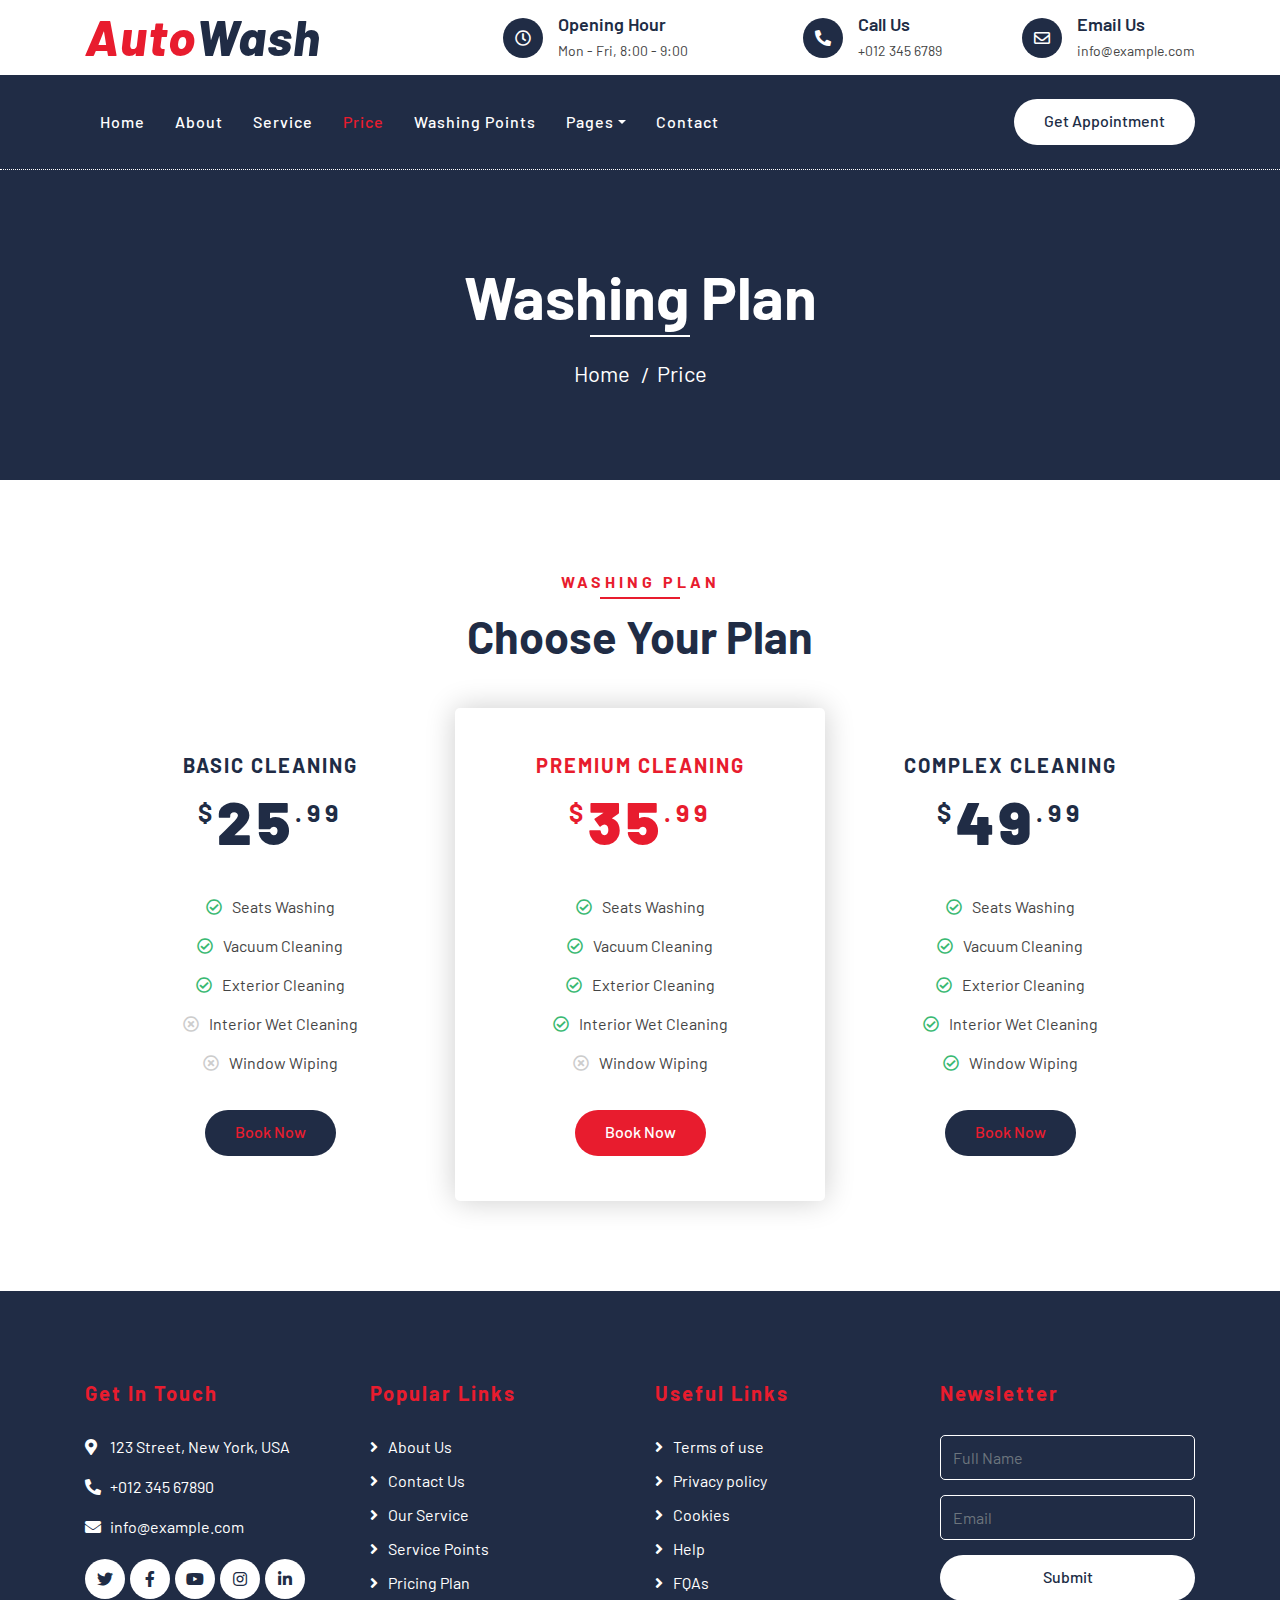
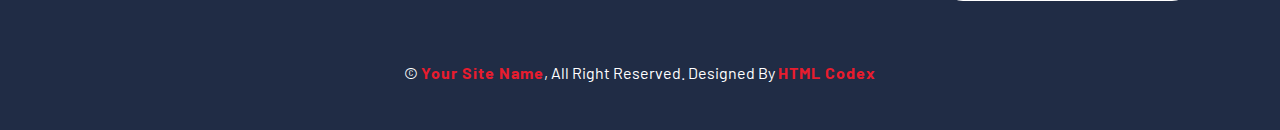
<file: price.html>
<!DOCTYPE html>
<html lang="en">
    <head>
        <meta charset="utf-8">
        <title>AutoWash - Car Wash Website Template</title>
        <meta content="width=device-width, initial-scale=1.0" name="viewport">
        <meta content="Free Website Template" name="keywords">
        <meta content="Free Website Template" name="description">

        <!-- Favicon -->
        <link href="img/favicon.ico" rel="icon">

        <!-- Google Font -->
        <link href="https://fonts.googleapis.com/css2?family=Barlow:wght@400;500;600;700;800;900&display=swap" rel="stylesheet"> 
        
        <!-- CSS Libraries -->
        <link href="https://stackpath.bootstrapcdn.com/bootstrap/4.4.1/css/bootstrap.min.css" rel="stylesheet">
        <link href="https://cdnjs.cloudflare.com/ajax/libs/font-awesome/5.10.0/css/all.min.css" rel="stylesheet">
        <link href="lib/flaticon/font/flaticon.css" rel="stylesheet">
        <link href="lib/animate/animate.min.css" rel="stylesheet">
        <link href="lib/owlcarousel/assets/owl.carousel.min.css" rel="stylesheet">

        <!-- Template Stylesheet -->
        <link href="css/style.css" rel="stylesheet">
    </head>

    <body>
        <!-- Top Bar Start -->
        <div class="top-bar">
            <div class="container">
                <div class="row align-items-center">
                    <div class="col-lg-4 col-md-12">
                        <div class="logo">
                            <a href="index.html">
                                <h1>Auto<span>Wash</span></h1>
                                <!-- <img src="img/logo.jpg" alt="Logo"> -->
                            </a>
                        </div>
                    </div>
                    <div class="col-lg-8 col-md-7 d-none d-lg-block">
                        <div class="row">
                            <div class="col-4">
                                <div class="top-bar-item">
                                    <div class="top-bar-icon">
                                        <i class="far fa-clock"></i>
                                    </div>
                                    <div class="top-bar-text">
                                        <h3>Opening Hour</h3>
                                        <p>Mon - Fri, 8:00 - 9:00</p>
                                    </div>
                                </div>
                            </div>
                            <div class="col-4">
                                <div class="top-bar-item">
                                    <div class="top-bar-icon">
                                        <i class="fa fa-phone-alt"></i>
                                    </div>
                                    <div class="top-bar-text">
                                        <h3>Call Us</h3>
                                        <p>+012 345 6789</p>
                                    </div>
                                </div>
                            </div>
                            <div class="col-4">
                                <div class="top-bar-item">
                                    <div class="top-bar-icon">
                                        <i class="far fa-envelope"></i>
                                    </div>
                                    <div class="top-bar-text">
                                        <h3>Email Us</h3>
                                        <p>info@example.com</p>
                                    </div>
                                </div>
                            </div>
                        </div>
                    </div>
                </div>
            </div>
        </div>
        <!-- Top Bar End -->

        <!-- Nav Bar Start -->
        <div class="nav-bar">
            <div class="container">
                <nav class="navbar navbar-expand-lg bg-dark navbar-dark">
                    <a href="#" class="navbar-brand">MENU</a>
                    <button type="button" class="navbar-toggler" data-toggle="collapse" data-target="#navbarCollapse">
                        <span class="navbar-toggler-icon"></span>
                    </button>

                    <div class="collapse navbar-collapse justify-content-between" id="navbarCollapse">
                        <div class="navbar-nav mr-auto">
                            <a href="index.html" class="nav-item nav-link">Home</a>
                            <a href="about.html" class="nav-item nav-link">About</a>
                            <a href="service.html" class="nav-item nav-link">Service</a>
                            <a href="price.html" class="nav-item nav-link active">Price</a>
                            <a href="location.html" class="nav-item nav-link">Washing Points</a>
                            <div class="nav-item dropdown">
                                <a href="#" class="nav-link dropdown-toggle" data-toggle="dropdown">Pages</a>
                                <div class="dropdown-menu">
                                    <a href="blog.html" class="dropdown-item">Blog Grid</a>
                                    <a href="single.html" class="dropdown-item">Detail Page</a>
                                    <a href="team.html" class="dropdown-item">Team Member</a>
                                    <a href="booking.html" class="dropdown-item">Schedule Booking</a>
                                </div>
                            </div>
                            <a href="contact.html" class="nav-item nav-link">Contact</a>
                        </div>
                        <div class="ml-auto">
                            <a class="btn btn-custom" href="#">Get Appointment</a>
                        </div>
                    </div>
                </nav>
            </div>
        </div>
        <!-- Nav Bar End -->
        
        
        <!-- Page Header Start -->
        <div class="page-header">
            <div class="container">
                <div class="row">
                    <div class="col-12">
                        <h2>Washing Plan</h2>
                    </div>
                    <div class="col-12">
                        <a href="">Home</a>
                        <a href="">Price</a>
                    </div>
                </div>
            </div>
        </div>
        <!-- Page Header End -->
        
        
        <!-- Price Start -->
        <div class="price">
            <div class="container">
                <div class="section-header text-center">
                    <p>Washing Plan</p>
                    <h2>Choose Your Plan</h2>
                </div>
                <div class="row">
                    <div class="col-md-4">
                        <div class="price-item">
                            <div class="price-header">
                                <h3>Basic Cleaning</h3>
                                <h2><span>$</span><strong>25</strong><span>.99</span></h2>
                            </div>
                            <div class="price-body">
                                <ul>
                                    <li><i class="far fa-check-circle"></i>Seats Washing</li>
                                    <li><i class="far fa-check-circle"></i>Vacuum Cleaning</li>
                                    <li><i class="far fa-check-circle"></i>Exterior Cleaning</li>
                                    <li><i class="far fa-times-circle"></i>Interior Wet Cleaning</li>
                                    <li><i class="far fa-times-circle"></i>Window Wiping</li>
                                </ul>
                            </div>
                            <div class="price-footer">
                                <a class="btn btn-custom" href="">Book Now</a>
                            </div>
                        </div>
                    </div>
                    <div class="col-md-4">
                        <div class="price-item featured-item">
                            <div class="price-header">
                                <h3>Premium Cleaning</h3>
                                <h2><span>$</span><strong>35</strong><span>.99</span></h2>
                            </div>
                            <div class="price-body">
                                <ul>
                                    <li><i class="far fa-check-circle"></i>Seats Washing</li>
                                    <li><i class="far fa-check-circle"></i>Vacuum Cleaning</li>
                                    <li><i class="far fa-check-circle"></i>Exterior Cleaning</li>
                                    <li><i class="far fa-check-circle"></i>Interior Wet Cleaning</li>
                                    <li><i class="far fa-times-circle"></i>Window Wiping</li>
                                </ul>
                            </div>
                            <div class="price-footer">
                                <a class="btn btn-custom" href="">Book Now</a>
                            </div>
                        </div>
                    </div>
                    <div class="col-md-4">
                        <div class="price-item">
                            <div class="price-header">
                                <h3>Complex Cleaning</h3>
                                <h2><span>$</span><strong>49</strong><span>.99</span></h2>
                            </div>
                            <div class="price-body">
                                <ul>
                                    <li><i class="far fa-check-circle"></i>Seats Washing</li>
                                    <li><i class="far fa-check-circle"></i>Vacuum Cleaning</li>
                                    <li><i class="far fa-check-circle"></i>Exterior Cleaning</li>
                                    <li><i class="far fa-check-circle"></i>Interior Wet Cleaning</li>
                                    <li><i class="far fa-check-circle"></i>Window Wiping</li>
                                </ul>
                            </div>
                            <div class="price-footer">
                                <a class="btn btn-custom" href="">Book Now</a>
                            </div>
                        </div>
                    </div>
                </div>
            </div>
        </div>
        <!-- Price End -->
        
        
        <!-- Footer Start -->
        <div class="footer">
            <div class="container">
                <div class="row">
                    <div class="col-lg-3 col-md-6">
                        <div class="footer-contact">
                            <h2>Get In Touch</h2>
                            <p><i class="fa fa-map-marker-alt"></i>123 Street, New York, USA</p>
                            <p><i class="fa fa-phone-alt"></i>+012 345 67890</p>
                            <p><i class="fa fa-envelope"></i>info@example.com</p>
                            <div class="footer-social">
                                <a class="btn" href=""><i class="fab fa-twitter"></i></a>
                                <a class="btn" href=""><i class="fab fa-facebook-f"></i></a>
                                <a class="btn" href=""><i class="fab fa-youtube"></i></a>
                                <a class="btn" href=""><i class="fab fa-instagram"></i></a>
                                <a class="btn" href=""><i class="fab fa-linkedin-in"></i></a>
                            </div>
                        </div>
                    </div>
                    <div class="col-lg-3 col-md-6">
                        <div class="footer-link">
                            <h2>Popular Links</h2>
                            <a href="">About Us</a>
                            <a href="">Contact Us</a>
                            <a href="">Our Service</a>
                            <a href="">Service Points</a>
                            <a href="">Pricing Plan</a>
                        </div>
                    </div>
                    <div class="col-lg-3 col-md-6">
                        <div class="footer-link">
                            <h2>Useful Links</h2>
                            <a href="">Terms of use</a>
                            <a href="">Privacy policy</a>
                            <a href="">Cookies</a>
                            <a href="">Help</a>
                            <a href="">FQAs</a>
                        </div>
                    </div>
                    <div class="col-lg-3 col-md-6">
                        <div class="footer-newsletter">
                            <h2>Newsletter</h2>
                            <form>
                                <input class="form-control" placeholder="Full Name">
                                <input class="form-control" placeholder="Email">
                                <button class="btn btn-custom">Submit</button>
                            </form>
                        </div>
                    </div>
                </div>
            </div>
            <div class="container copyright">
                <p>&copy; <a href="#">Your Site Name</a>, All Right Reserved. Designed By <a href="https://htmlcodex.com">HTML Codex</a></p>
            </div>
        </div>
        <!-- Footer End -->
        
        <!-- Back to top button -->
        <a href="#" class="back-to-top"><i class="fa fa-chevron-up"></i></a>
        
        <!-- Pre Loader -->
        <div id="loader" class="show">
            <div class="loader"></div>
        </div>

        <!-- JavaScript Libraries -->
        <script src="https://code.jquery.com/jquery-3.4.1.min.js"></script>
        <script src="https://stackpath.bootstrapcdn.com/bootstrap/4.4.1/js/bootstrap.bundle.min.js"></script>
        <script src="lib/easing/easing.min.js"></script>
        <script src="lib/owlcarousel/owl.carousel.min.js"></script>
        <script src="lib/waypoints/waypoints.min.js"></script>
        <script src="lib/counterup/counterup.min.js"></script>
        
        <!-- Contact Javascript File -->
        <script src="mail/jqBootstrapValidation.min.js"></script>
        <script src="mail/contact.js"></script>

        <!-- Template Javascript -->
        <script src="js/main.js"></script>
    </body>
</html>
</file>
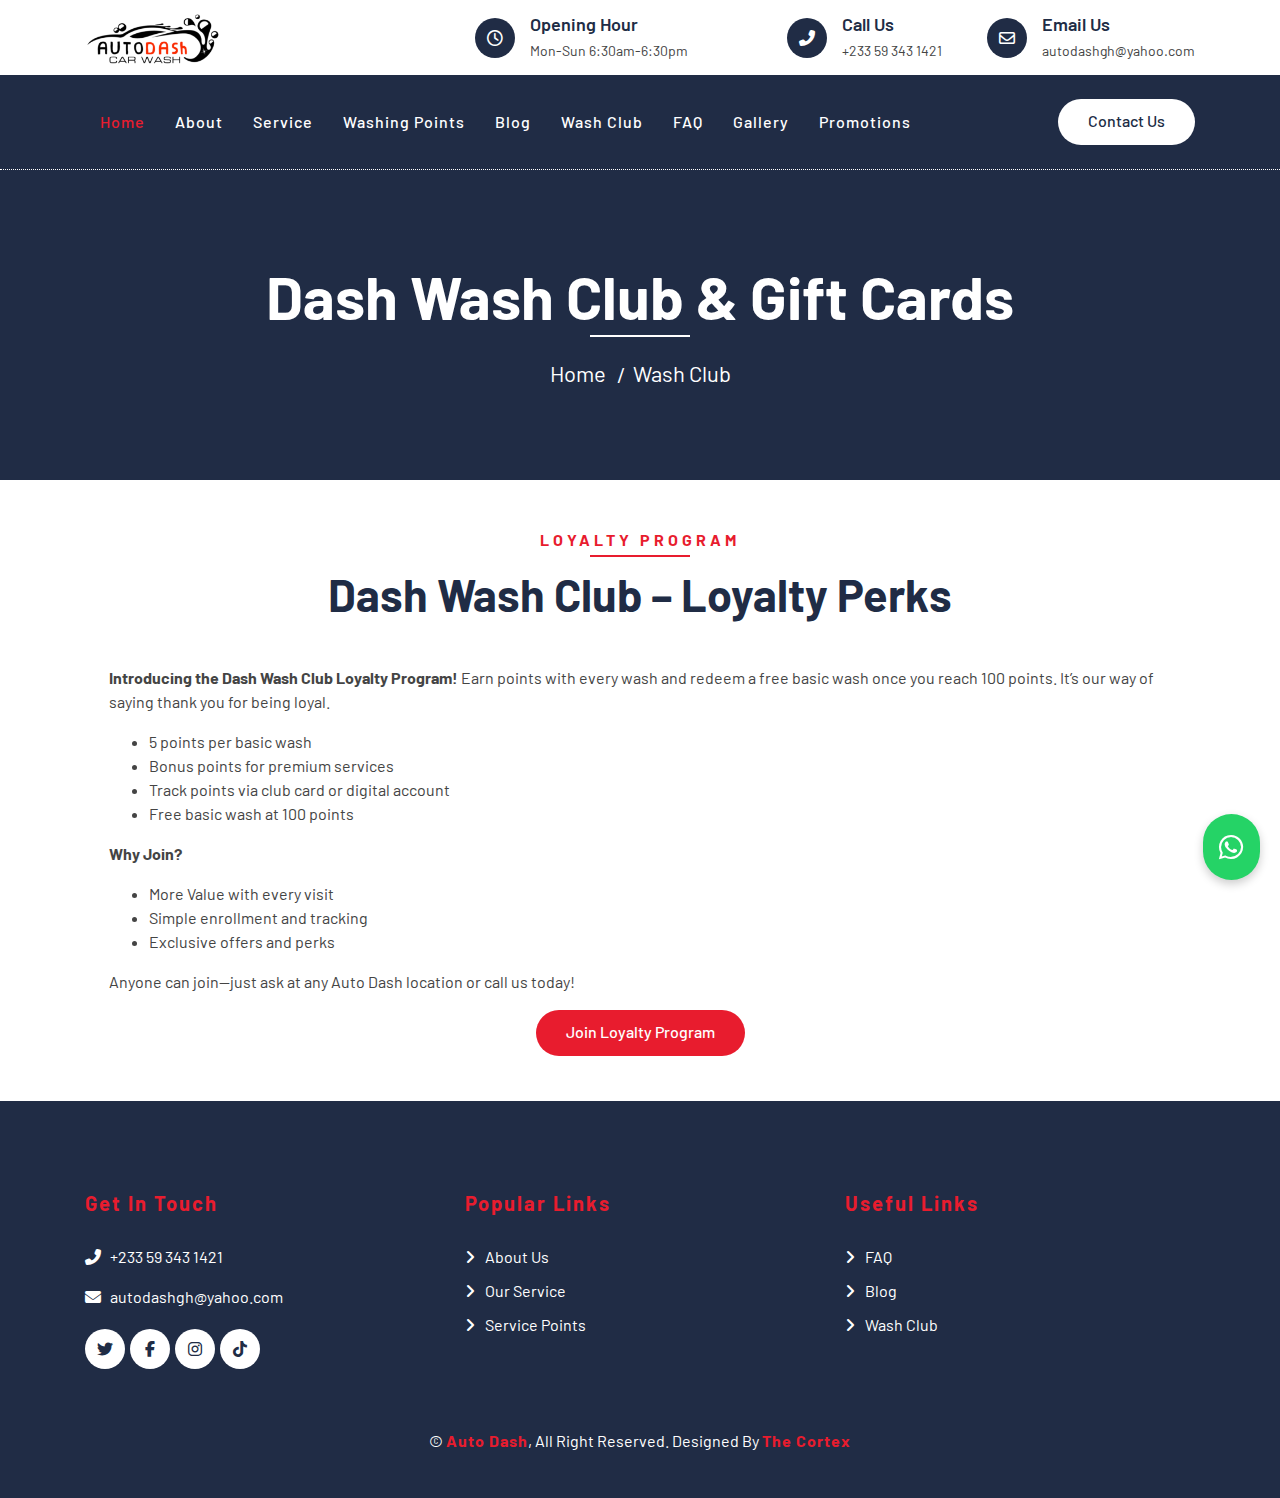
<file: promotions.html>
<!DOCTYPE html>
<html lang="en">
    <head>
        <meta charset="utf-8">
        <title>AutoDash – Dash Wash Club & Gift Cards</title>
        <meta content="width=device-width, initial-scale=1.0" name="viewport">
        <meta content="Car Wash Subscription" name="keywords">
        <meta content="Join the Dash Wash Club – subscription plans, perks & gift cards" name="description">

        <!-- Favicon -->
        <link href="img/favicon.ico" rel="icon">

        <!-- Google Font -->
        <link href="https://fonts.googleapis.com/css2?family=Barlow:wght@400;500;600;700;800;900&display=swap" rel="stylesheet"> 
        
        <!-- CSS Libraries -->
        <link href="https://stackpath.bootstrapcdn.com/bootstrap/4.4.1/css/bootstrap.min.css" rel="stylesheet">
        <link href="https://cdnjs.cloudflare.com/ajax/libs/font-awesome/6.5.0/css/all.min.css" rel="stylesheet">

        <link href="lib/flaticon/font/flaticon.css" rel="stylesheet">
        <link href="lib/animate/animate.min.css" rel="stylesheet">
        <link href="lib/owlcarousel/assets/owl.carousel.min.css" rel="stylesheet">

        <!-- Template Stylesheet -->
        <link href="css/style.css" rel="stylesheet">

                <style>
  .whatsapp-float {
    position: fixed;
    bottom: 20px;
    right: 20px;
    background-color: #25D366;
    color: white;
    border-radius: 50px;
    padding: 12px 16px;
    font-size: 28px;
    z-index: 100;
    box-shadow: 0 4px 10px rgba(0, 0, 0, 0.2);
  }

  .whatsapp-float:hover {
    background-color: #1ebe5d;
    text-decoration: none;
  }
</style>
    </head>

    <body>
        <a href="https://wa.me/233593431421" target="_blank" class="whatsapp-float">
  <i class="fab fa-whatsapp"></i>
</a>
         <!-- Top Bar Start -->
         <div class="top-bar">
            <div class="container">
                <div class="row align-items-center">
                    <div class="col-lg-4 col-md-12">
                        <div class="logo">
                            <a href="index.html">
                                <!-- <h1>Auto<span>Dash</span></h1> -->
                                <img src="img/thumbnail_Autodash logo.png" alt="Logo">
                            </a>
                        </div>
                    </div>
                    <div class="col-lg-8 col-md-7 d-none d-lg-block">
                        <div class="row">
                            <div class="col-4">
                                <div class="top-bar-item">
                                    <div class="top-bar-icon">
                                        <i class="far fa-clock"></i>
                                    </div>
                                    <div class="top-bar-text">
                                        <h3>Opening Hour</h3>
                                        <p>Mon-Sun 6:30am-6:30pm</p>
                                    </div>
                                </div>
                            </div>
                            <div class="col-4">
                                <div class="top-bar-item">
                                    <div class="top-bar-icon">
                                        <i class="fa fa-phone-alt"></i>
                                    </div>
                                    <div class="top-bar-text">
                                        <h3>Call Us</h3>
                                        <p>+233 59 343 1421</p>
                                    </div>
                                </div>
                            </div>
                            <div class="col-4">
                                <div class="top-bar-item">
                                    <div class="top-bar-icon">
                                        <i class="far fa-envelope"></i>
                                    </div>
                                    <div class="top-bar-text">
                                        <h3>Email Us</h3>
                                        <p>autodashgh@yahoo.com</p>
                                    </div>
                                </div>
                            </div>
                        </div>
                    </div>
                </div>
            </div>
        </div>
        <!-- Top Bar End -->

        <!-- Nav Bar Start -->
        <div class="nav-bar">
            <div class="container">
                <nav class="navbar navbar-expand-lg bg-dark navbar-dark">
                    <a href="#" class="navbar-brand">MENU</a>
                    <button type="button" class="navbar-toggler" data-toggle="collapse" data-target="#navbarCollapse">
                        <span class="navbar-toggler-icon"></span>
                    </button>

                    <div class="collapse navbar-collapse justify-content-between" id="navbarCollapse">
                        <div class="navbar-nav mr-auto">
                            <a href="index.html" class="nav-item nav-link active">Home</a>
            <a href="about.html" class="nav-item nav-link">About</a>
            <a href="service.html" class="nav-item nav-link">Service</a>
            <a href="location.html" class="nav-item nav-link">Washing Points</a>
            <a href="blog.html" class="nav-item nav-link">Blog</a>
            <a href="wash_club.html" class="nav-item nav-link">Wash Club</a>
            <a href="faq.html" class="nav-item nav-link">FAQ</a>
            <a href="gallery.html" class="nav-item nav-link">Gallery</a>
<a href="promotions.html" class="nav-item nav-link">Promotions</a>
                        </div>
                        <div class="ml-auto">
                            <a class="btn btn-custom" href="tel:+233593431421">Contact Us</a>
                        </div>
                    </div>
                </nav>
            </div>
        </div>
        <!-- Nav Bar End -->
        
        <!-- Page Header Start -->
        <div class="page-header">
            <div class="container">
                <div class="row">
                    <div class="col-12">
                        <h2>Dash Wash Club & Gift Cards</h2>
                    </div>
                    <div class="col-12">
                        <a href="index.html">Home</a>
                        <a href="washclub.html">Wash Club</a>
                    </div>
                </div>
            </div>
        </div>
        <!-- Page Header End -->

    <!-- Loyalty Program -->
    <div class="section-header text-center mt-5">
      <p>Loyalty Program</p>
      <h2>Dash Wash Club – Loyalty Perks</h2>
    </div>
    <div class="row justify-content-center">
      <div class="col-lg-10">
        <p><strong>Introducing the Dash Wash Club Loyalty Program!</strong> Earn points with every wash and redeem a free basic wash once you reach 100 points. It’s our way of saying thank you for being loyal.</p>
        <ul>
          <li>5 points per basic wash</li>
          <li>Bonus points for premium services</li>
          <li>Track points via club card or digital account</li>
          <li>Free basic wash at 100 points</li>
        </ul>
        <p><strong>Why Join?</strong></p>
        <ul>
          <li>More Value with every visit</li>
          <li>Simple enrollment and tracking</li>
          <li>Exclusive offers and perks</li>
        </ul>
        <p>Anyone can join—just ask at any Auto Dash location or call us today!</p>
        <div class="text-center">
          <a href="tel:+233593431421" class="btn btn-custom">Join Loyalty Program</a>
        </div>
      </div>
    </div>
  </div>
</div>
<!-- Wash Club Section End -->

        <!-- Footer Start -->
        <div class="footer">
            <div class="container">
                <div class="row">
                    <div class="col-lg-4 col-md-6">
                        <div class="footer-contact">
                            <h2>Get In Touch</h2>
                            <p><i class="fa fa-phone-alt"></i>+233 59 343 1421</p>
                            <p><i class="fa fa-envelope"></i>autodashgh@yahoo.com</p>
                            <div class="footer-social">
                                <a class="btn" href="https://x.com/autodashgh?s=21&t=mOaGSrMuVN07mD6xTGgVZw"><i class="fab fa-twitter"></i></a>
                                <a class="btn" href="https://www.facebook.com/share/1L9eGvWNBY/?mibextid=wwXIfr"><i class="fab fa-facebook-f"></i></a>
                                <a class="btn" href="https://www.instagram.com/autodash?igsh=M3poNXZiajk2a2to"><i class="fab fa-instagram"></i></a>
<a class="btn" href="https://www.tiktok.com/@autodashgh?_t=ZM-8waV22hl18P&_r=1"><i class="fab fa-tiktok"></i></a>
                            </div>
                        </div>
                    </div>
                    <div class="col-lg-4 col-md-6">
                        <div class="footer-link">
                            <h2>Popular Links</h2>
                            <a href="about.html">About Us</a>
                            <a href="service.html">Our Service</a>
                            <a href="location.html">Service Points</a>
                        </div>
                    </div>
                    <div class="col-lg-4 col-md-6">
                        <div class="footer-link">
                            <h2>Useful Links</h2>
                            <a href="faq.html">FAQ</a>
                            <a href="blog.html">Blog</a>
                            <a href="wash_club.html">Wash Club</a>
                        </div>
                    </div>
                </div>
            </div>
            <div class="container copyright">
                <p>&copy; <a href="#">Auto Dash</a>, All Right Reserved. Designed By <a href="https://cortex.ddttechnologies.com">The Cortex</a></p>
            </div>
        </div>
        <!-- Footer End -->

        <!-- Back to top button -->
        <a href="#" class="back-to-top"><i class="fa fa-chevron-up"></i></a>
        
        <!-- Pre Loader -->
        <div id="loader" class="show"><div class="loader"></div></div>

        <!-- JavaScript Libraries -->
        <script src="https://code.jquery.com/jquery-3.4.1.min.js"></script>
        <script src="https://stackpath.bootstrapcdn.com/bootstrap/4.4.1/js/bootstrap.bundle.min.js"></script>
        <script src="lib/easing/easing.min.js"></script>
        <script src="lib/owlcarousel/owl.carousel.min.js"></script>
        <script src="lib/waypoints/waypoints.min.js"></script>
        <script src="lib/counterup/counterup.min.js"></script>
        <script src="mail/jqBootstrapValidation.min.js"></script>
        <script src="mail/contact.js"></script>
        <script src="js/main.js"></script>
    </body>
</html>
</file>
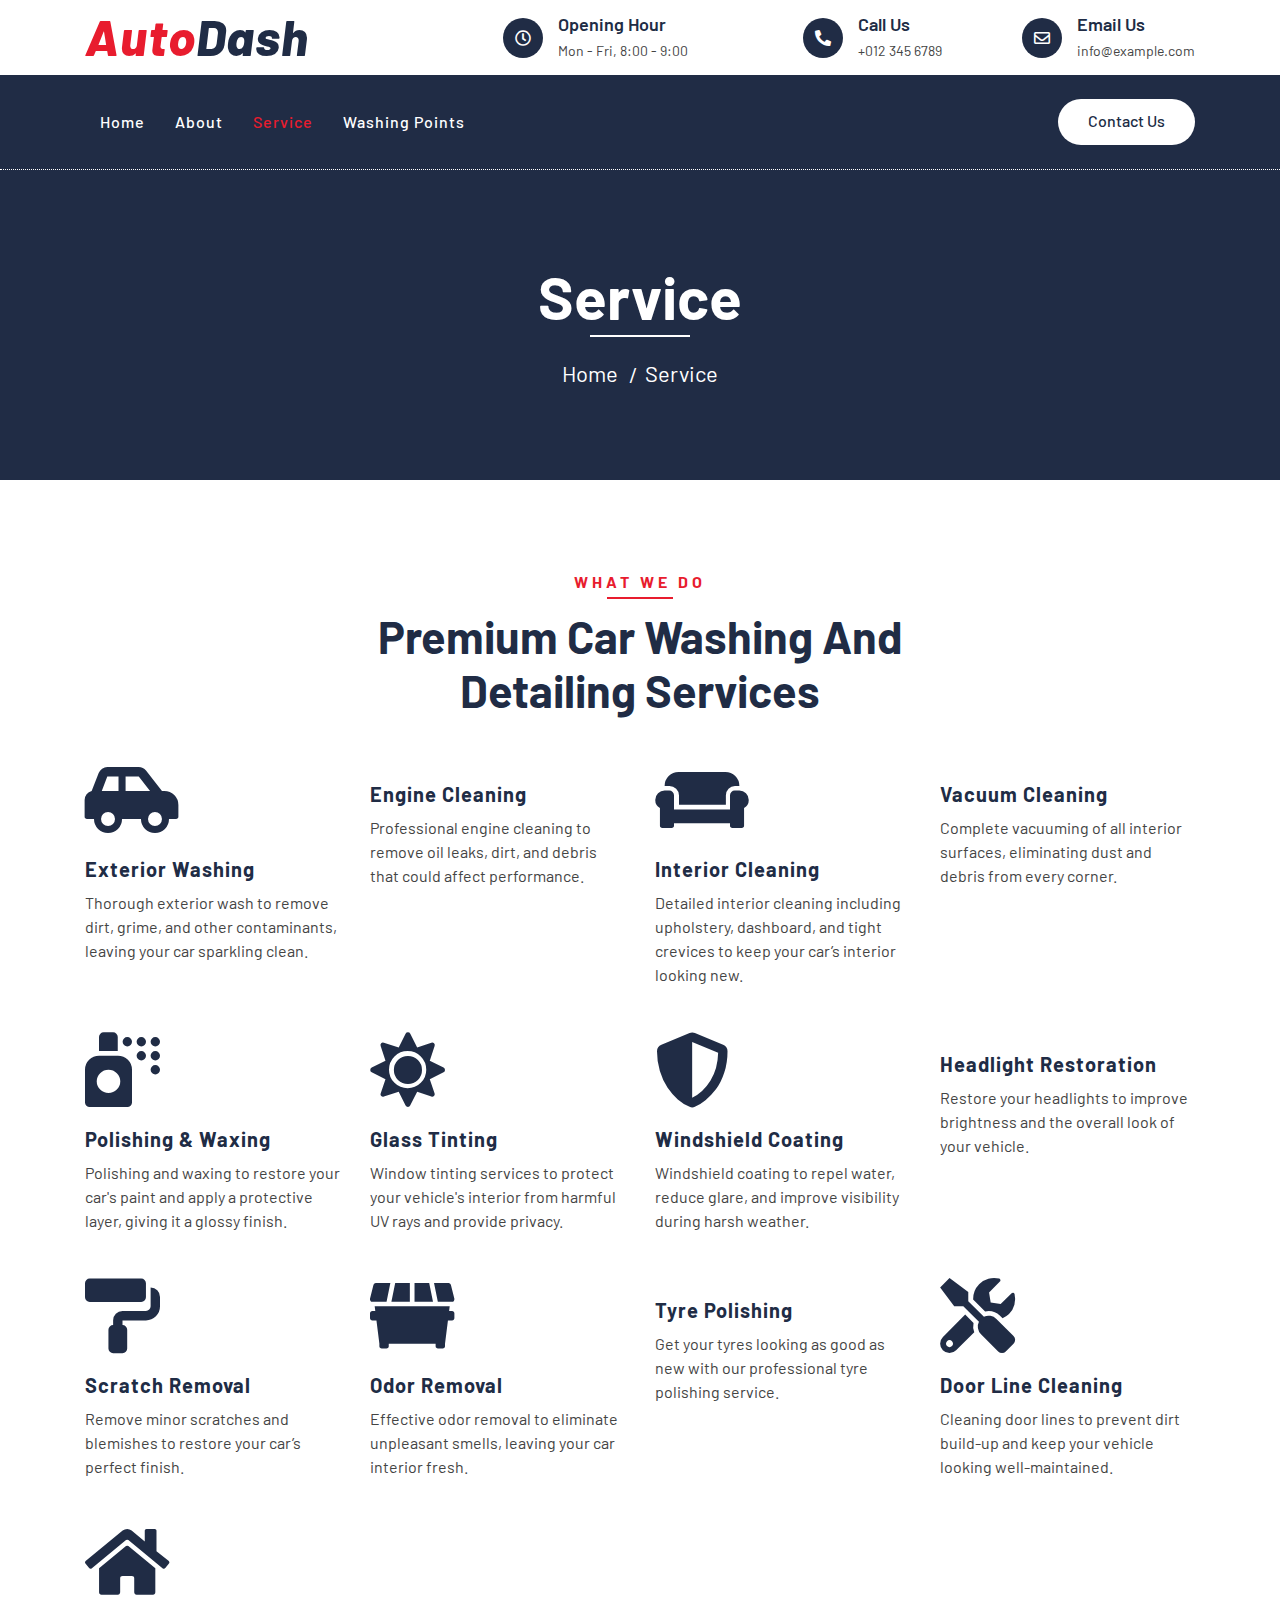
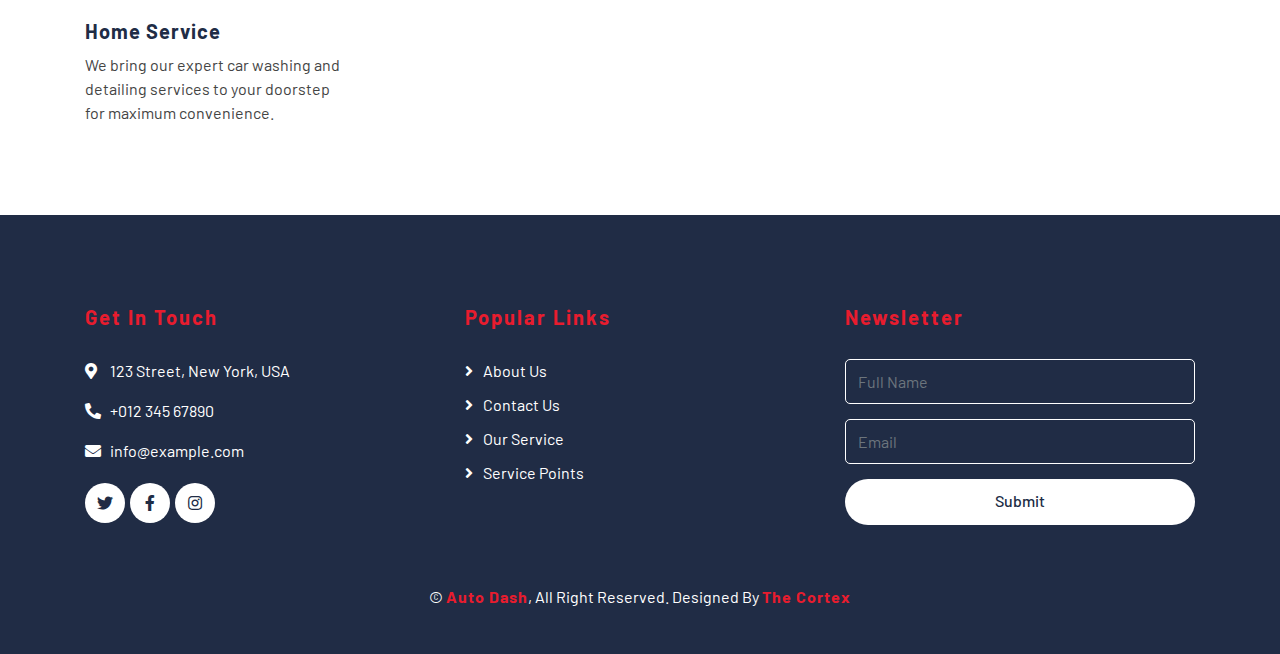
<file: service.html>
<!DOCTYPE html>
<html lang="en">
    <head>
        <meta charset="utf-8">
        <title>AutoWash - Car Wash Website Template</title>
        <meta content="width=device-width, initial-scale=1.0" name="viewport">
        <meta content="Free Website Template" name="keywords">
        <meta content="Free Website Template" name="description">

        <!-- Favicon -->
        <link href="img/favicon.ico" rel="icon">

        <!-- Google Font -->
        <link href="https://fonts.googleapis.com/css2?family=Barlow:wght@400;500;600;700;800;900&display=swap" rel="stylesheet"> 
        
        <!-- CSS Libraries -->
        <link href="https://stackpath.bootstrapcdn.com/bootstrap/4.4.1/css/bootstrap.min.css" rel="stylesheet">
        <link href="https://cdnjs.cloudflare.com/ajax/libs/font-awesome/5.10.0/css/all.min.css" rel="stylesheet">
        <link href="lib/flaticon/font/flaticon.css" rel="stylesheet">
        <link href="lib/animate/animate.min.css" rel="stylesheet">
        <link href="lib/owlcarousel/assets/owl.carousel.min.css" rel="stylesheet">

        <!-- Template Stylesheet -->
        <link href="css/style.css" rel="stylesheet">
    </head>

    <body>
        <!-- Top Bar Start -->
        <div class="top-bar">
            <div class="container">
                <div class="row align-items-center">
                    <div class="col-lg-4 col-md-12">
                        <div class="logo">
                            <a href="index.html">
                                <h1>Auto<span>Dash</span></h1>
                                <!-- <img src="img/logo.jpg" alt="Logo"> -->
                            </a>
                        </div>
                    </div>
                    <div class="col-lg-8 col-md-7 d-none d-lg-block">
                        <div class="row">
                            <div class="col-4">
                                <div class="top-bar-item">
                                    <div class="top-bar-icon">
                                        <i class="far fa-clock"></i>
                                    </div>
                                    <div class="top-bar-text">
                                        <h3>Opening Hour</h3>
                                        <p>Mon - Fri, 8:00 - 9:00</p>
                                    </div>
                                </div>
                            </div>
                            <div class="col-4">
                                <div class="top-bar-item">
                                    <div class="top-bar-icon">
                                        <i class="fa fa-phone-alt"></i>
                                    </div>
                                    <div class="top-bar-text">
                                        <h3>Call Us</h3>
                                        <p>+012 345 6789</p>
                                    </div>
                                </div>
                            </div>
                            <div class="col-4">
                                <div class="top-bar-item">
                                    <div class="top-bar-icon">
                                        <i class="far fa-envelope"></i>
                                    </div>
                                    <div class="top-bar-text">
                                        <h3>Email Us</h3>
                                        <p>info@example.com</p>
                                    </div>
                                </div>
                            </div>
                        </div>
                    </div>
                </div>
            </div>
        </div>
        <!-- Top Bar End -->

        <!-- Nav Bar Start -->
        <div class="nav-bar">
            <div class="container">
                <nav class="navbar navbar-expand-lg bg-dark navbar-dark">
                    <a href="#" class="navbar-brand">MENU</a>
                    <button type="button" class="navbar-toggler" data-toggle="collapse" data-target="#navbarCollapse">
                        <span class="navbar-toggler-icon"></span>
                    </button>

                    <div class="collapse navbar-collapse justify-content-between" id="navbarCollapse">
                        <div class="navbar-nav mr-auto">
                            <a href="index.html" class="nav-item nav-link">Home</a>
                            <a href="about.html" class="nav-item nav-link">About</a>
                            <a href="service.html" class="nav-item nav-link active">Service</a>
                            <a href="location.html" class="nav-item nav-link">Washing Points</a>
                        </div>
                        <div class="ml-auto">
                            <a class="btn btn-custom" href="#">Contact Us</a>
                        </div>
                    </div>
                </nav>
            </div>
        </div>
        <!-- Nav Bar End -->
        
        
        <!-- Page Header Start -->
        <div class="page-header">
            <div class="container">
                <div class="row">
                    <div class="col-12">
                        <h2>Service</h2>
                    </div>
                    <div class="col-12">
                        <a href="">Home</a>
                        <a href="">Service</a>
                    </div>
                </div>
            </div>
        </div>
        <!-- Page Header End -->
        
        
        <!-- Service Start -->
<div class="service" id="services">
    <div class="container">
        <div class="section-header text-center">
            <p>What We Do</p>
            <h2>Premium Car Washing and Detailing Services</h2>
        </div>
        <div class="row">
            <!-- Service Item Start -->
            <div class="col-lg-3 col-md-6">
                <div class="service-item">
                    <i class="fas fa-car-side"></i>
                    <h3>Exterior Washing</h3>
                    <p>Thorough exterior wash to remove dirt, grime, and other contaminants, leaving your car sparkling clean.</p>
                </div>
            </div>
            <!-- Service Item End -->

            <!-- Service Item Start -->
            <div class="col-lg-3 col-md-6">
                <div class="service-item">
                    <i class="fas fa-engine-warning"></i>
                    <h3>Engine Cleaning</h3>
                    <p>Professional engine cleaning to remove oil leaks, dirt, and debris that could affect performance.</p>
                </div>
            </div>
            <!-- Service Item End -->

            <!-- Service Item Start -->
            <div class="col-lg-3 col-md-6">
                <div class="service-item">
                    <i class="fas fa-couch"></i>
                    <h3>Interior Cleaning</h3>
                    <p>Detailed interior cleaning including upholstery, dashboard, and tight crevices to keep your car’s interior looking new.</p>
                </div>
            </div>
            <!-- Service Item End -->

            <!-- Service Item Start -->
            <div class="col-lg-3 col-md-6">
                <div class="service-item">
                    <i class="fas fa-vacuum"></i>
                    <h3>Vacuum Cleaning</h3>
                    <p>Complete vacuuming of all interior surfaces, eliminating dust and debris from every corner.</p>
                </div>
            </div>
            <!-- Service Item End -->

            <!-- Service Item Start -->
            <div class="col-lg-3 col-md-6">
                <div class="service-item">
                    <i class="fas fa-spray-can"></i>
                    <h3>Polishing & Waxing</h3>
                    <p>Polishing and waxing to restore your car's paint and apply a protective layer, giving it a glossy finish.</p>
                </div>
            </div>
            <!-- Service Item End -->

            <!-- Service Item Start -->
            <div class="col-lg-3 col-md-6">
                <div class="service-item">
                    <i class="fas fa-sun"></i>
                    <h3>Glass Tinting</h3>
                    <p>Window tinting services to protect your vehicle's interior from harmful UV rays and provide privacy.</p>
                </div>
            </div>
            <!-- Service Item End -->

            <!-- Service Item Start -->
            <div class="col-lg-3 col-md-6">
                <div class="service-item">
                    <i class="fas fa-shield-alt"></i>
                    <h3>Windshield Coating</h3>
                    <p>Windshield coating to repel water, reduce glare, and improve visibility during harsh weather.</p>
                </div>
            </div>
            <!-- Service Item End -->

            <!-- Service Item Start -->
            <div class="col-lg-3 col-md-6">
                <div class="service-item">
                    <i class="fas fa-headlights"></i>
                    <h3>Headlight Restoration</h3>
                    <p>Restore your headlights to improve brightness and the overall look of your vehicle.</p>
                </div>
            </div>
            <!-- Service Item End -->

            <!-- Service Item Start -->
            <div class="col-lg-3 col-md-6">
                <div class="service-item">
                    <i class="fas fa-paint-roller"></i>
                    <h3>Scratch Removal</h3>
                    <p>Remove minor scratches and blemishes to restore your car’s perfect finish.</p>
                </div>
            </div>
            <!-- Service Item End -->

            <!-- Service Item Start -->
            <div class="col-lg-3 col-md-6">
                <div class="service-item">
                    <i class="fas fa-dumpster"></i>
                    <h3>Odor Removal</h3>
                    <p>Effective odor removal to eliminate unpleasant smells, leaving your car interior fresh.</p>
                </div>
            </div>
            <!-- Service Item End -->

            <!-- Service Item Start -->
            <div class="col-lg-3 col-md-6">
                <div class="service-item">
                    <i class="fas fa-tire"></i>
                    <h3>Tyre Polishing</h3>
                    <p>Get your tyres looking as good as new with our professional tyre polishing service.</p>
                </div>
            </div>
            <!-- Service Item End -->

            <!-- Service Item Start -->
            <div class="col-lg-3 col-md-6">
                <div class="service-item">
                    <i class="fas fa-tools"></i>
                    <h3>Door Line Cleaning</h3>
                    <p>Cleaning door lines to prevent dirt build-up and keep your vehicle looking well-maintained.</p>
                </div>
            </div>
            <!-- Service Item End -->

            <!-- Service Item Start -->
            <div class="col-lg-3 col-md-6">
                <div class="service-item">
                    <i class="fas fa-home"></i>
                    <h3>Home Service</h3>
                    <p>We bring our expert car washing and detailing services to your doorstep for maximum convenience.</p>
                </div>
            </div>
            <!-- Service Item End -->
        </div>
    </div>
</div>
<!-- Service End -->
        
        
        <!-- Testimonial Start -->
        <!-- <div class="testimonial">
            <div class="container">
                <div class="section-header text-center">
                    <p>Testimonial</p>
                    <h2>What our clients say</h2>
                </div>
                <div class="owl-carousel testimonials-carousel">
                    <div class="testimonial-item">
                        <img src="img/testimonial-1.jpg" alt="Image">
                        <div class="testimonial-text">
                            <h3>Client Name</h3>
                            <h4>Profession</h4>
                            <p>
                                Lorem ipsum dolor sit amet elit. Phasel preti mi facilis ornare velit non vulputa. Aliqu metus tortor auctor gravid
                            </p>
                        </div>
                    </div>
                    <div class="testimonial-item">
                        <img src="img/testimonial-2.jpg" alt="Image">
                        <div class="testimonial-text">
                            <h3>Client Name</h3>
                            <h4>Profession</h4>
                            <p>
                                Lorem ipsum dolor sit amet elit. Phasel preti mi facilis ornare velit non vulputa. Aliqu metus tortor auctor gravid
                            </p>
                        </div>
                    </div>
                    <div class="testimonial-item">
                        <img src="img/testimonial-3.jpg" alt="Image">
                        <div class="testimonial-text">
                            <h3>Client Name</h3>
                            <h4>Profession</h4>
                            <p>
                                Lorem ipsum dolor sit amet elit. Phasel preti mi facilis ornare velit non vulputa. Aliqu metus tortor auctor gravid
                            </p>
                        </div>
                    </div>
                    <div class="testimonial-item">
                        <img src="img/testimonial-4.jpg" alt="Image">
                        <div class="testimonial-text">
                            <h3>Client Name</h3>
                            <h4>Profession</h4>
                            <p>
                                Lorem ipsum dolor sit amet elit. Phasel preti mi facilis ornare velit non vulputa. Aliqu metus tortor auctor gravid
                            </p>
                        </div>
                    </div>
                </div>
            </div>
        </div> -->
        <!-- Testimonial End -->


        <!-- Footer Start -->
        <div class="footer">
            <div class="container">
                <div class="row">
                    <div class="col-lg-4 col-md-6">
                        <div class="footer-contact">
                            <h2>Get In Touch</h2>
                            <p><i class="fa fa-map-marker-alt"></i>123 Street, New York, USA</p>
                            <p><i class="fa fa-phone-alt"></i>+012 345 67890</p>
                            <p><i class="fa fa-envelope"></i>info@example.com</p>
                            <div class="footer-social">
                                <a class="btn" href=""><i class="fab fa-twitter"></i></a>
                                <a class="btn" href=""><i class="fab fa-facebook-f"></i></a>
                                <a class="btn" href=""><i class="fab fa-instagram"></i></a>
                            </div>
                        </div>
                    </div>
                    <div class="col-lg-4 col-md-6">
                        <div class="footer-link">
                            <h2>Popular Links</h2>
                            <a href="">About Us</a>
                            <a href="">Contact Us</a>
                            <a href="">Our Service</a>
                            <a href="">Service Points</a>
                        </div>
                    </div>
                    <div class="col-lg-4 col-md-6">
                        <div class="footer-newsletter">
                            <h2>Newsletter</h2>
                            <form>
                                <input class="form-control" placeholder="Full Name">
                                <input class="form-control" placeholder="Email">
                                <button class="btn btn-custom">Submit</button>
                            </form>
                        </div>
                    </div>
                </div>
            </div>
            <div class="container copyright">
                <p>&copy; <a href="#">Auto Dash</a>, All Right Reserved. Designed By <a href="https://cortex.ddttechnologies.com">The Cortex</a></p>
            </div>
        </div>
        <!-- Footer End -->
        
        <!-- Back to top button -->
        <a href="#" class="back-to-top"><i class="fa fa-chevron-up"></i></a>
        
        <!-- Pre Loader -->
        <div id="loader" class="show">
            <div class="loader"></div>
        </div>

        <!-- JavaScript Libraries -->
        <script src="https://code.jquery.com/jquery-3.4.1.min.js"></script>
        <script src="https://stackpath.bootstrapcdn.com/bootstrap/4.4.1/js/bootstrap.bundle.min.js"></script>
        <script src="lib/easing/easing.min.js"></script>
        <script src="lib/owlcarousel/owl.carousel.min.js"></script>
        <script src="lib/waypoints/waypoints.min.js"></script>
        <script src="lib/counterup/counterup.min.js"></script>
        
        <!-- Contact Javascript File -->
        <script src="mail/jqBootstrapValidation.min.js"></script>
        <script src="mail/contact.js"></script>

        <!-- Template Javascript -->
        <script src="js/main.js"></script>
    </body>
</html>
</file>
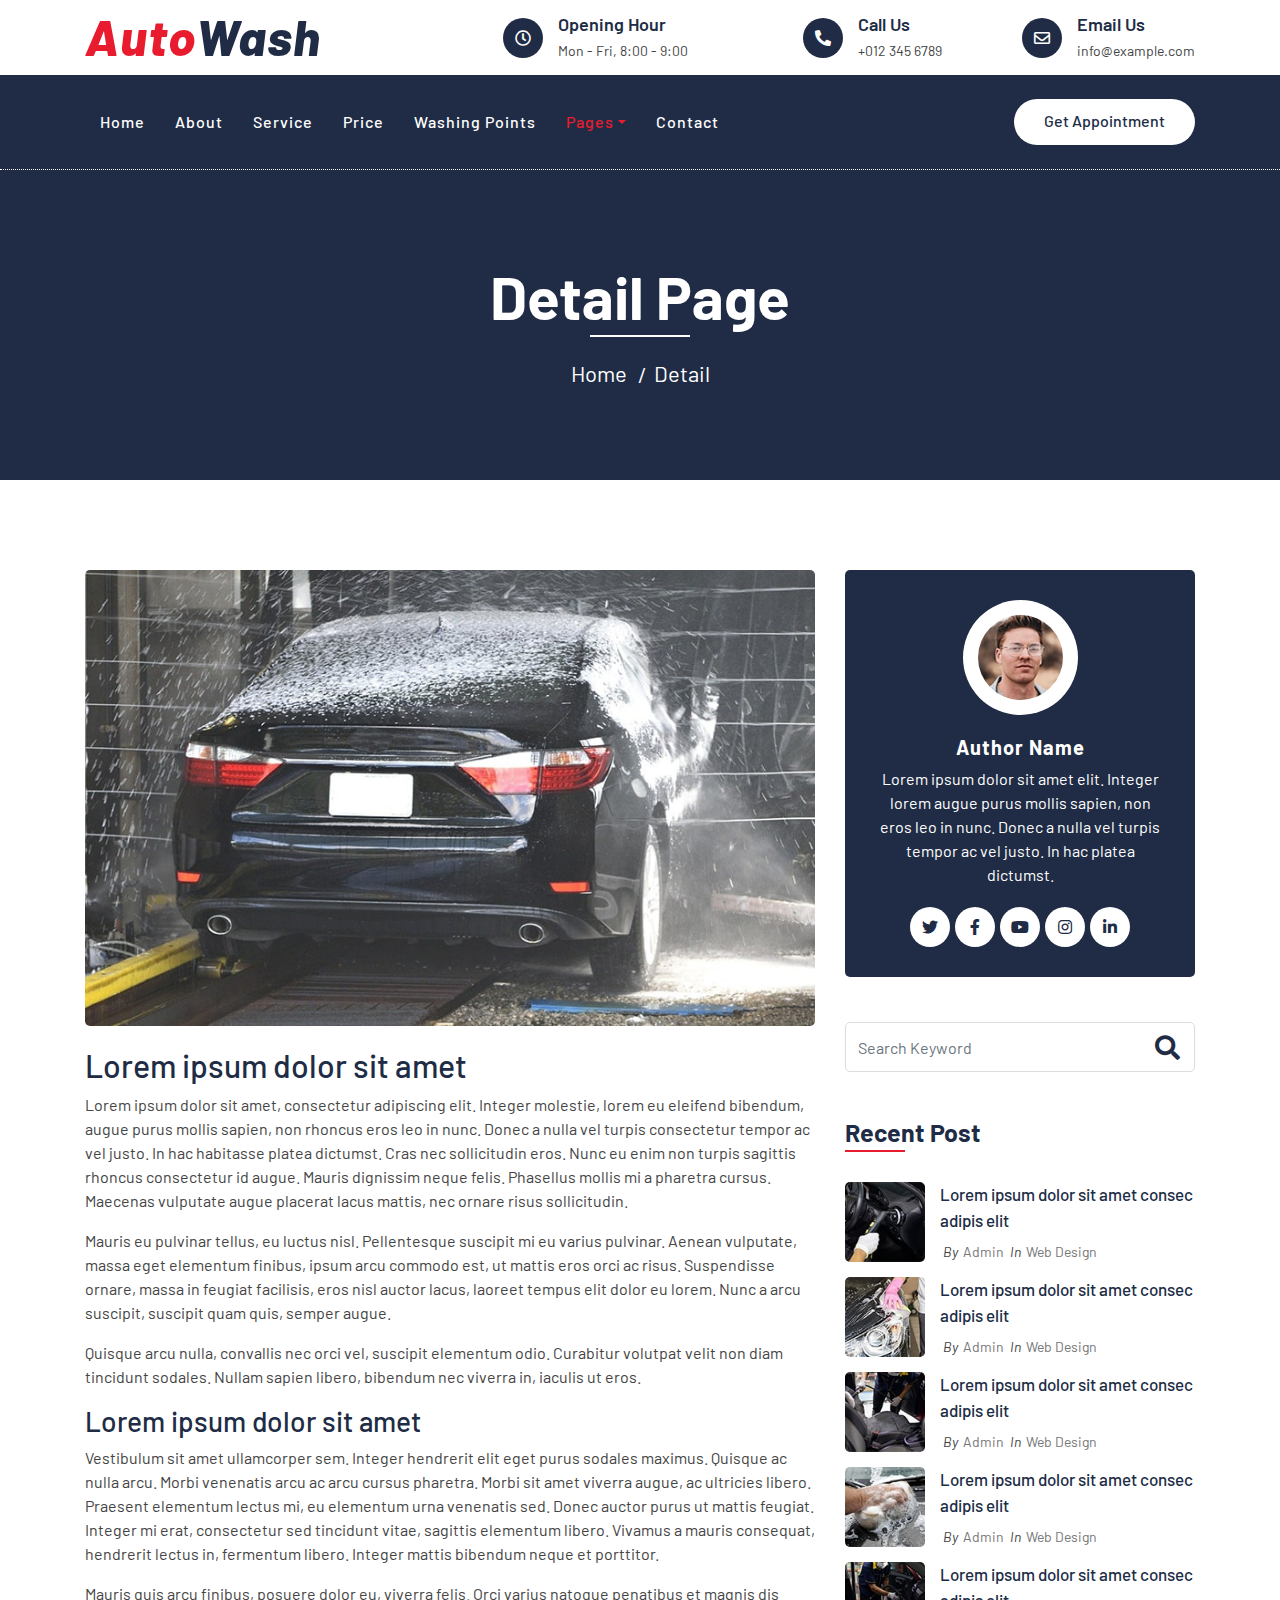
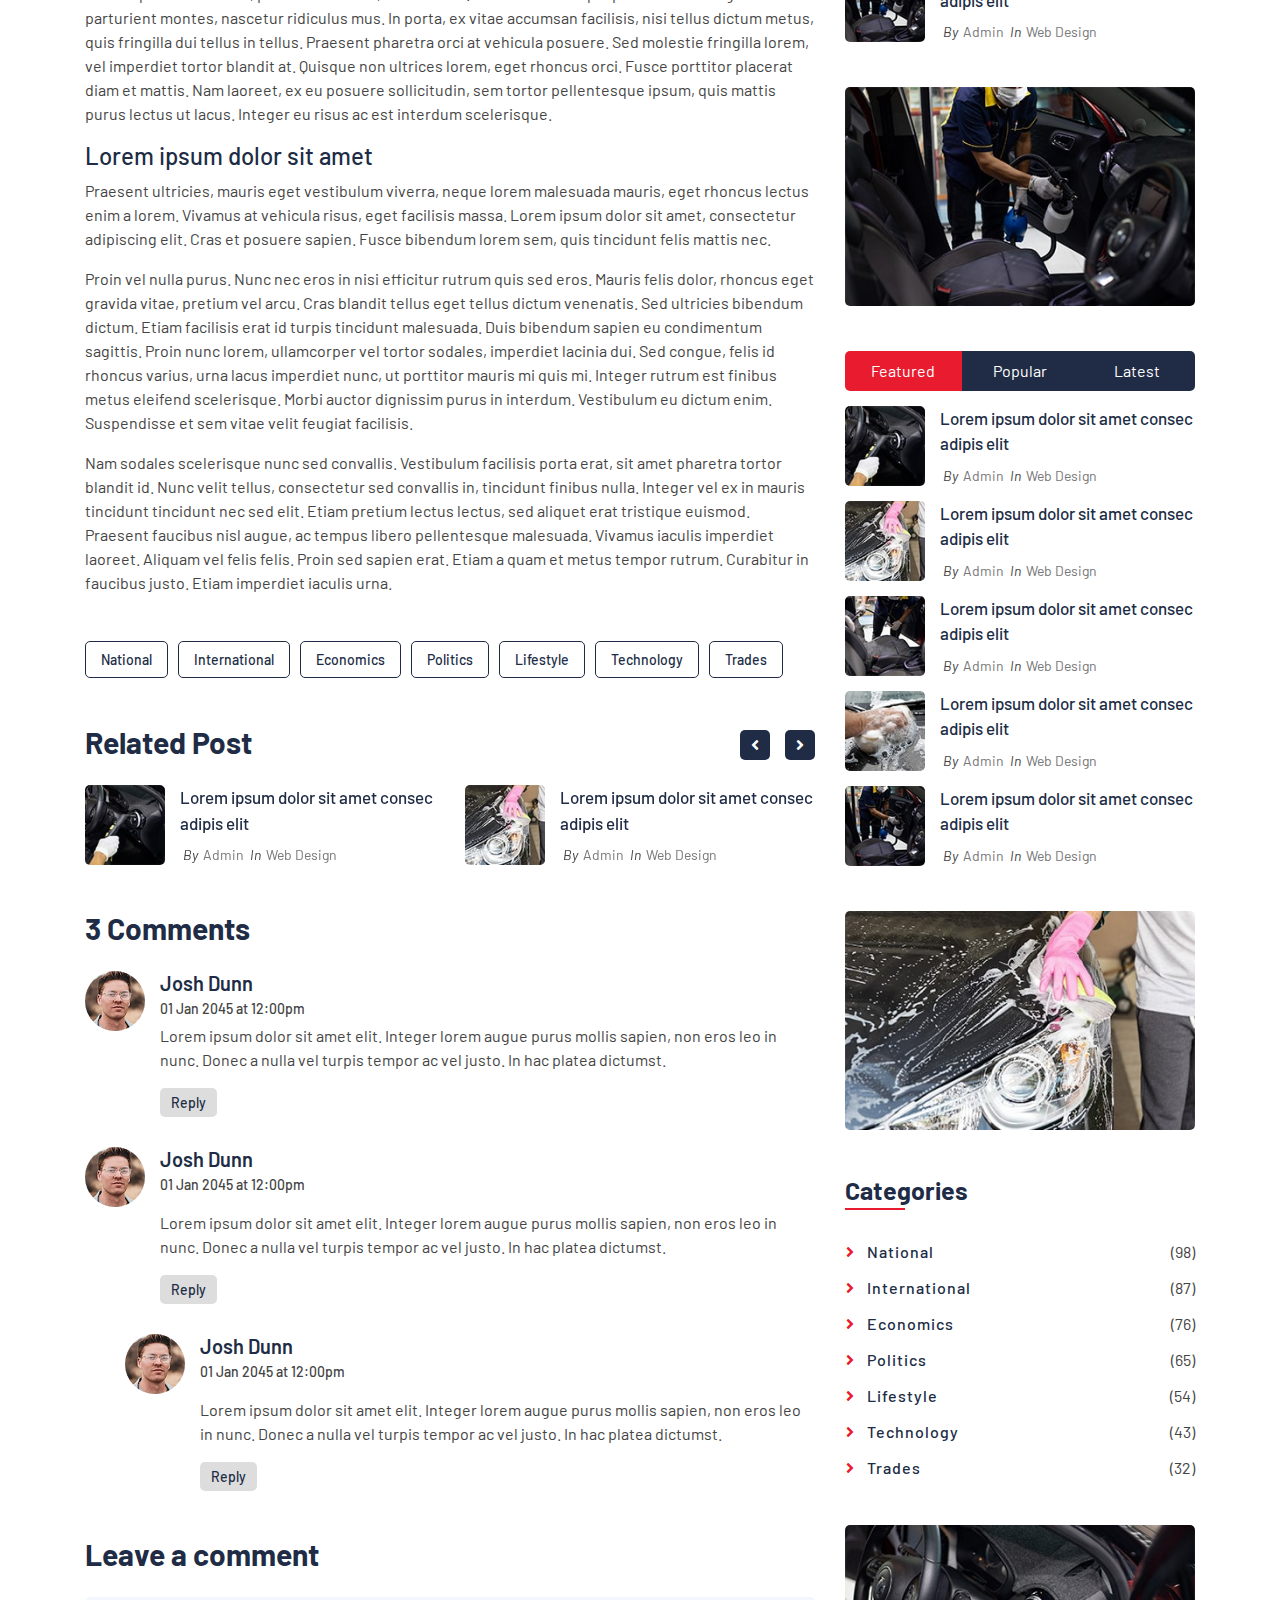
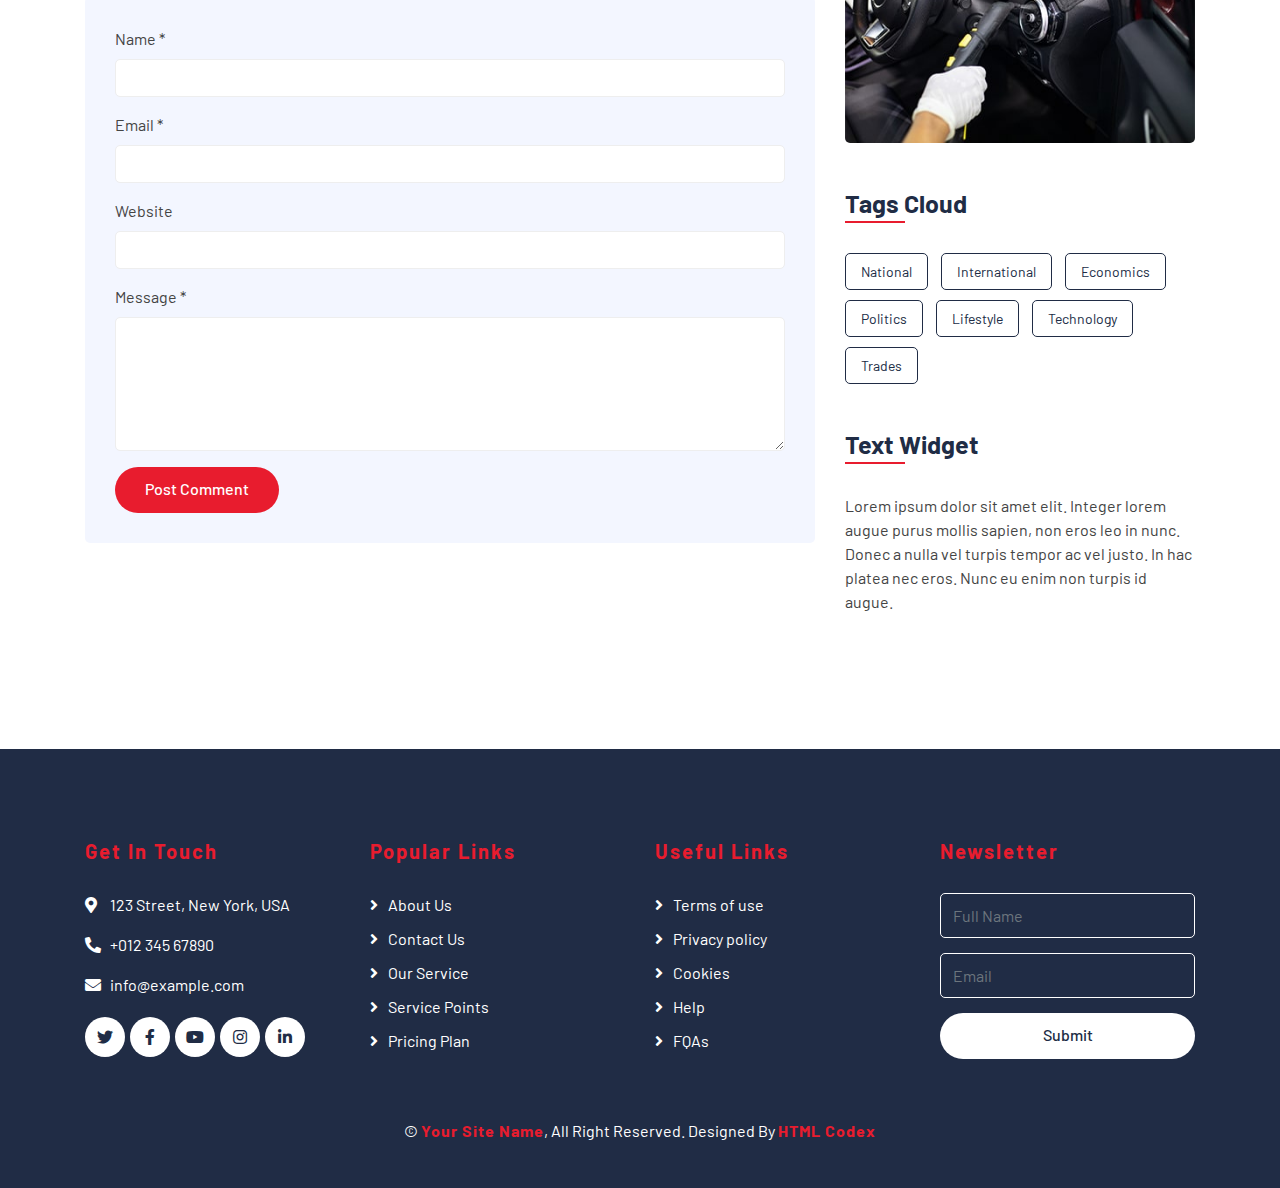
<file: single.html>
<!DOCTYPE html>
<html lang="en">
    <head>
        <meta charset="utf-8">
        <title>AutoWash - Car Wash Website Template</title>
        <meta content="width=device-width, initial-scale=1.0" name="viewport">
        <meta content="Free Website Template" name="keywords">
        <meta content="Free Website Template" name="description">

        <!-- Favicon -->
        <link href="img/favicon.ico" rel="icon">

        <!-- Google Font -->
        <link href="https://fonts.googleapis.com/css2?family=Barlow:wght@400;500;600;700;800;900&display=swap" rel="stylesheet"> 
        
        <!-- CSS Libraries -->
        <link href="https://stackpath.bootstrapcdn.com/bootstrap/4.4.1/css/bootstrap.min.css" rel="stylesheet">
        <link href="https://cdnjs.cloudflare.com/ajax/libs/font-awesome/5.10.0/css/all.min.css" rel="stylesheet">
        <link href="lib/flaticon/font/flaticon.css" rel="stylesheet">
        <link href="lib/animate/animate.min.css" rel="stylesheet">
        <link href="lib/owlcarousel/assets/owl.carousel.min.css" rel="stylesheet">

        <!-- Template Stylesheet -->
        <link href="css/style.css" rel="stylesheet">
    </head>

    <body>
        <!-- Top Bar Start -->
        <div class="top-bar">
            <div class="container">
                <div class="row align-items-center">
                    <div class="col-lg-4 col-md-12">
                        <div class="logo">
                            <a href="index.html">
                                <h1>Auto<span>Wash</span></h1>
                                <!-- <img src="img/logo.jpg" alt="Logo"> -->
                            </a>
                        </div>
                    </div>
                    <div class="col-lg-8 col-md-7 d-none d-lg-block">
                        <div class="row">
                            <div class="col-4">
                                <div class="top-bar-item">
                                    <div class="top-bar-icon">
                                        <i class="far fa-clock"></i>
                                    </div>
                                    <div class="top-bar-text">
                                        <h3>Opening Hour</h3>
                                        <p>Mon - Fri, 8:00 - 9:00</p>
                                    </div>
                                </div>
                            </div>
                            <div class="col-4">
                                <div class="top-bar-item">
                                    <div class="top-bar-icon">
                                        <i class="fa fa-phone-alt"></i>
                                    </div>
                                    <div class="top-bar-text">
                                        <h3>Call Us</h3>
                                        <p>+012 345 6789</p>
                                    </div>
                                </div>
                            </div>
                            <div class="col-4">
                                <div class="top-bar-item">
                                    <div class="top-bar-icon">
                                        <i class="far fa-envelope"></i>
                                    </div>
                                    <div class="top-bar-text">
                                        <h3>Email Us</h3>
                                        <p>info@example.com</p>
                                    </div>
                                </div>
                            </div>
                        </div>
                    </div>
                </div>
            </div>
        </div>
        <!-- Top Bar End -->

        <!-- Nav Bar Start -->
        <div class="nav-bar">
            <div class="container">
                <nav class="navbar navbar-expand-lg bg-dark navbar-dark">
                    <a href="#" class="navbar-brand">MENU</a>
                    <button type="button" class="navbar-toggler" data-toggle="collapse" data-target="#navbarCollapse">
                        <span class="navbar-toggler-icon"></span>
                    </button>

                    <div class="collapse navbar-collapse justify-content-between" id="navbarCollapse">
                        <div class="navbar-nav mr-auto">
                            <a href="index.html" class="nav-item nav-link">Home</a>
                            <a href="about.html" class="nav-item nav-link">About</a>
                            <a href="service.html" class="nav-item nav-link">Service</a>
                            <a href="price.html" class="nav-item nav-link">Price</a>
                            <a href="location.html" class="nav-item nav-link">Washing Points</a>
                            <div class="nav-item dropdown">
                                <a href="#" class="nav-link dropdown-toggle active" data-toggle="dropdown">Pages</a>
                                <div class="dropdown-menu">
                                    <a href="blog.html" class="dropdown-item">Blog Grid</a>
                                    <a href="single.html" class="dropdown-item">Detail Page</a>
                                    <a href="team.html" class="dropdown-item">Team Member</a>
                                    <a href="booking.html" class="dropdown-item">Schedule Booking</a>
                                </div>
                            </div>
                            <a href="contact.html" class="nav-item nav-link">Contact</a>
                        </div>
                        <div class="ml-auto">
                            <a class="btn btn-custom" href="#">Get Appointment</a>
                        </div>
                    </div>
                </nav>
            </div>
        </div>
        <!-- Nav Bar End -->
        
        
        <!-- Page Header Start -->
        <div class="page-header">
            <div class="container">
                <div class="row">
                    <div class="col-12">
                        <h2>Detail Page</h2>
                    </div>
                    <div class="col-12">
                        <a href="">Home</a>
                        <a href="">Detail</a>
                    </div>
                </div>
            </div>
        </div>
        <!-- Page Header End -->


        <!-- Single Post Start-->
        <div class="single">
            <div class="container">
                <div class="row">
                    <div class="col-lg-8">
                        <div class="single-content">
                            <img src="img/single.jpg" />
                            <h2>Lorem ipsum dolor sit amet</h2>
                            <p>
                                Lorem ipsum dolor sit amet, consectetur adipiscing elit. Integer molestie, lorem eu eleifend bibendum, augue purus mollis sapien, non rhoncus eros leo in nunc. Donec a nulla vel turpis consectetur tempor ac vel justo. In hac habitasse platea dictumst. Cras nec sollicitudin eros. Nunc eu enim non turpis sagittis rhoncus consectetur id augue. Mauris dignissim neque felis. Phasellus mollis mi a pharetra cursus. Maecenas vulputate augue placerat lacus mattis, nec ornare risus sollicitudin.
                            </p>
                            <p>
                                Mauris eu pulvinar tellus, eu luctus nisl. Pellentesque suscipit mi eu varius pulvinar. Aenean vulputate, massa eget elementum finibus, ipsum arcu commodo est, ut mattis eros orci ac risus. Suspendisse ornare, massa in feugiat facilisis, eros nisl auctor lacus, laoreet tempus elit dolor eu lorem. Nunc a arcu suscipit, suscipit quam quis, semper augue.
                            </p>
                            <p>
                                Quisque arcu nulla, convallis nec orci vel, suscipit elementum odio. Curabitur volutpat velit non diam tincidunt sodales. Nullam sapien libero, bibendum nec viverra in, iaculis ut eros.
                            </p>
                            <h3>Lorem ipsum dolor sit amet</h3>
                            <p>
                                Vestibulum sit amet ullamcorper sem. Integer hendrerit elit eget purus sodales maximus. Quisque ac nulla arcu. Morbi venenatis arcu ac arcu cursus pharetra. Morbi sit amet viverra augue, ac ultricies libero. Praesent elementum lectus mi, eu elementum urna venenatis sed. Donec auctor purus ut mattis feugiat. Integer mi erat, consectetur sed tincidunt vitae, sagittis elementum libero. Vivamus a mauris consequat, hendrerit lectus in, fermentum libero. Integer mattis bibendum neque et porttitor.
                            </p>
                            <p>
                                Mauris quis arcu finibus, posuere dolor eu, viverra felis. Orci varius natoque penatibus et magnis dis parturient montes, nascetur ridiculus mus. In porta, ex vitae accumsan facilisis, nisi tellus dictum metus, quis fringilla dui tellus in tellus. Praesent pharetra orci at vehicula posuere. Sed molestie fringilla lorem, vel imperdiet tortor blandit at. Quisque non ultrices lorem, eget rhoncus orci. Fusce porttitor placerat diam et mattis. Nam laoreet, ex eu posuere sollicitudin, sem tortor pellentesque ipsum, quis mattis purus lectus ut lacus. Integer eu risus ac est interdum scelerisque.
                            </p>
                            <h4>Lorem ipsum dolor sit amet</h4>
                            <p>
                                Praesent ultricies, mauris eget vestibulum viverra, neque lorem malesuada mauris, eget rhoncus lectus enim a lorem. Vivamus at vehicula risus, eget facilisis massa. Lorem ipsum dolor sit amet, consectetur adipiscing elit. Cras et posuere sapien. Fusce bibendum lorem sem, quis tincidunt felis mattis nec.
                            </p>
                            <p>
                                Proin vel nulla purus. Nunc nec eros in nisi efficitur rutrum quis sed eros. Mauris felis dolor, rhoncus eget gravida vitae, pretium vel arcu. Cras blandit tellus eget tellus dictum venenatis. Sed ultricies bibendum dictum. Etiam facilisis erat id turpis tincidunt malesuada. Duis bibendum sapien eu condimentum sagittis. Proin nunc lorem, ullamcorper vel tortor sodales, imperdiet lacinia dui. Sed congue, felis id rhoncus varius, urna lacus imperdiet nunc, ut porttitor mauris mi quis mi. Integer rutrum est finibus metus eleifend scelerisque. Morbi auctor dignissim purus in interdum. Vestibulum eu dictum enim. Suspendisse et sem vitae velit feugiat facilisis.
                            </p>
                            <p>
                                Nam sodales scelerisque nunc sed convallis. Vestibulum facilisis porta erat, sit amet pharetra tortor blandit id. Nunc velit tellus, consectetur sed convallis in, tincidunt finibus nulla. Integer vel ex in mauris tincidunt tincidunt nec sed elit. Etiam pretium lectus lectus, sed aliquet erat tristique euismod. Praesent faucibus nisl augue, ac tempus libero pellentesque malesuada. Vivamus iaculis imperdiet laoreet. Aliquam vel felis felis. Proin sed sapien erat. Etiam a quam et metus tempor rutrum. Curabitur in faucibus justo. Etiam imperdiet iaculis urna.
                            </p>
                        </div>
                        <div class="single-tags">
                            <a href="">National</a>
                            <a href="">International</a>
                            <a href="">Economics</a>
                            <a href="">Politics</a>
                            <a href="">Lifestyle</a>
                            <a href="">Technology</a>
                            <a href="">Trades</a>
                        </div>
                        <div class="single-related">
                            <h2>Related Post</h2>
                            <div class="owl-carousel related-slider">
                                <div class="post-item">
                                    <div class="post-img">
                                        <img src="img/post-1.jpg" />
                                    </div>
                                    <div class="post-text">
                                        <a href="">Lorem ipsum dolor sit amet consec adipis elit</a>
                                        <div class="post-meta">
                                            <p>By<a href="">Admin</a></p>
                                            <p>In<a href="">Web Design</a></p>
                                        </div>
                                    </div>
                                </div>
                                <div class="post-item">
                                    <div class="post-img">
                                        <img src="img/post-2.jpg" />
                                    </div>
                                    <div class="post-text">
                                        <a href="">Lorem ipsum dolor sit amet consec adipis elit</a>
                                        <div class="post-meta">
                                            <p>By<a href="">Admin</a></p>
                                            <p>In<a href="">Web Design</a></p>
                                        </div>
                                    </div>
                                </div>
                                <div class="post-item">
                                    <div class="post-img">
                                        <img src="img/post-3.jpg" />
                                    </div>
                                    <div class="post-text">
                                        <a href="">Lorem ipsum dolor sit amet consec adipis elit</a>
                                        <div class="post-meta">
                                            <p>By<a href="">Admin</a></p>
                                            <p>In<a href="">Web Design</a></p>
                                        </div>
                                    </div>
                                </div>
                                <div class="post-item">
                                    <div class="post-img">
                                        <img src="img/post-4.jpg" />
                                    </div>
                                    <div class="post-text">
                                        <a href="">Lorem ipsum dolor sit amet consec adipis elit</a>
                                        <div class="post-meta">
                                            <p>By<a href="">Admin</a></p>
                                            <p>In<a href="">Web Design</a></p>
                                        </div>
                                    </div>
                                </div>
                            </div>
                        </div>

                        <div class="single-comment">
                            <h2>3 Comments</h2>
                            <ul class="comment-list">
                                <li class="comment-item">
                                    <div class="comment-body">
                                        <div class="comment-img">
                                            <img src="img/user.jpg" />
                                        </div>
                                        <div class="comment-text">
                                            <h3><a href="">Josh Dunn</a></h3>
                                            <span>01 Jan 2045 at 12:00pm</span>
                                            <p>
                                                Lorem ipsum dolor sit amet elit. Integer lorem augue purus mollis sapien, non eros leo in nunc. Donec a nulla vel turpis tempor ac vel justo. In hac platea dictumst. 
                                            </p>
                                            <a class="btn" href="">Reply</a>
                                        </div>
                                    </div>
                                </li>
                                <li class="comment-item">
                                    <div class="comment-body">
                                        <div class="comment-img">
                                            <img src="img/user.jpg" />
                                        </div>
                                        <div class="comment-text">
                                            <h3><a href="">Josh Dunn</a></h3>
                                            <p><span>01 Jan 2045 at 12:00pm</span></p>
                                            <p>
                                                Lorem ipsum dolor sit amet elit. Integer lorem augue purus mollis sapien, non eros leo in nunc. Donec a nulla vel turpis tempor ac vel justo. In hac platea dictumst. 
                                            </p>
                                            <a class="btn" href="">Reply</a>
                                        </div>
                                    </div>
                                    <ul class="comment-child">
                                        <li class="comment-item">
                                            <div class="comment-body">
                                                <div class="comment-img">
                                                    <img src="img/user.jpg" />
                                                </div>
                                                <div class="comment-text">
                                                    <h3><a href="">Josh Dunn</a></h3>
                                                    <p><span>01 Jan 2045 at 12:00pm</span></p>
                                                    <p>
                                                        Lorem ipsum dolor sit amet elit. Integer lorem augue purus mollis sapien, non eros leo in nunc. Donec a nulla vel turpis tempor ac vel justo. In hac platea dictumst. 
                                                    </p>
                                                    <a class="btn" href="">Reply</a>
                                                </div>
                                            </div>
                                        </li>
                                    </ul>
                                </li>
                            </ul>
                        </div>
                        <div class="comment-form">
                            <h2>Leave a comment</h2>
                            <form>
                                <div class="form-group">
                                    <label for="name">Name *</label>
                                    <input type="text" class="form-control" id="name">
                                </div>
                                <div class="form-group">
                                    <label for="email">Email *</label>
                                    <input type="email" class="form-control" id="email">
                                </div>
                                <div class="form-group">
                                    <label for="website">Website</label>
                                    <input type="url" class="form-control" id="website">
                                </div>

                                <div class="form-group">
                                    <label for="message">Message *</label>
                                    <textarea id="message" cols="30" rows="5" class="form-control"></textarea>
                                </div>
                                <div class="form-group">
                                    <input type="submit" value="Post Comment" class="btn btn-custom">
                                </div>
                            </form>
                        </div>
                    </div>

                    <div class="col-lg-4">
                        <div class="sidebar">
                            <div class="sidebar-widget">
                                <div class="single-bio">
                                    <div class="single-bio-img">
                                        <img src="img/user.jpg" />
                                    </div>
                                    <div class="single-bio-text">
                                        <h3>Author Name</h3>
                                        <p>
                                            Lorem ipsum dolor sit amet elit. Integer lorem augue purus mollis sapien, non eros leo in nunc. Donec a nulla vel turpis tempor ac vel justo. In hac platea dictumst.
                                        </p>
                                    </div>
                                    <div class="single-bio-social">
                                        <a class="btn" href=""><i class="fab fa-twitter"></i></a>
                                        <a class="btn" href=""><i class="fab fa-facebook-f"></i></a>
                                        <a class="btn" href=""><i class="fab fa-youtube"></i></a>
                                        <a class="btn" href=""><i class="fab fa-instagram"></i></a>
                                        <a class="btn" href=""><i class="fab fa-linkedin-in"></i></a>
                                    </div>
                                </div>
                            </div>
                            
                            <div class="sidebar-widget">
                                <div class="search-widget">
                                    <form>
                                        <input class="form-control" type="text" placeholder="Search Keyword">
                                        <button class="btn"><i class="fa fa-search"></i></button>
                                    </form>
                                </div>
                            </div>

                            <div class="sidebar-widget">
                                <h2 class="widget-title">Recent Post</h2>
                                <div class="recent-post">
                                    <div class="post-item">
                                        <div class="post-img">
                                            <img src="img/post-1.jpg" />
                                        </div>
                                        <div class="post-text">
                                            <a href="">Lorem ipsum dolor sit amet consec adipis elit</a>
                                            <div class="post-meta">
                                                <p>By<a href="">Admin</a></p>
                                                <p>In<a href="">Web Design</a></p>
                                            </div>
                                        </div>
                                    </div>
                                    <div class="post-item">
                                        <div class="post-img">
                                            <img src="img/post-2.jpg" />
                                        </div>
                                        <div class="post-text">
                                            <a href="">Lorem ipsum dolor sit amet consec adipis elit</a>
                                            <div class="post-meta">
                                                <p>By<a href="">Admin</a></p>
                                                <p>In<a href="">Web Design</a></p>
                                            </div>
                                        </div>
                                    </div>
                                    <div class="post-item">
                                        <div class="post-img">
                                            <img src="img/post-3.jpg" />
                                        </div>
                                        <div class="post-text">
                                            <a href="">Lorem ipsum dolor sit amet consec adipis elit</a>
                                            <div class="post-meta">
                                                <p>By<a href="">Admin</a></p>
                                                <p>In<a href="">Web Design</a></p>
                                            </div>
                                        </div>
                                    </div>
                                    <div class="post-item">
                                        <div class="post-img">
                                            <img src="img/post-4.jpg" />
                                        </div>
                                        <div class="post-text">
                                            <a href="">Lorem ipsum dolor sit amet consec adipis elit</a>
                                            <div class="post-meta">
                                                <p>By<a href="">Admin</a></p>
                                                <p>In<a href="">Web Design</a></p>
                                            </div>
                                        </div>
                                    </div>
                                    <div class="post-item">
                                        <div class="post-img">
                                            <img src="img/post-5.jpg" />
                                        </div>
                                        <div class="post-text">
                                            <a href="">Lorem ipsum dolor sit amet consec adipis elit</a>
                                            <div class="post-meta">
                                                <p>By<a href="">Admin</a></p>
                                                <p>In<a href="">Web Design</a></p>
                                            </div>
                                        </div>
                                    </div>
                                </div>
                            </div>

                            <div class="sidebar-widget">
                                <div class="image-widget">
                                    <a href="#"><img src="img/blog-1.jpg" alt="Image"></a>
                                </div>
                            </div>

                            <div class="sidebar-widget">
                                <div class="tab-post">
                                    <ul class="nav nav-pills nav-justified">
                                        <li class="nav-item">
                                            <a class="nav-link active" data-toggle="pill" href="#featured">Featured</a>
                                        </li>
                                        <li class="nav-item">
                                            <a class="nav-link" data-toggle="pill" href="#popular">Popular</a>
                                        </li>
                                        <li class="nav-item">
                                            <a class="nav-link" data-toggle="pill" href="#latest">Latest</a>
                                        </li>
                                    </ul>

                                    <div class="tab-content">
                                        <div id="featured" class="container tab-pane active">
                                            <div class="post-item">
                                                <div class="post-img">
                                                    <img src="img/post-1.jpg" />
                                                </div>
                                                <div class="post-text">
                                                    <a href="">Lorem ipsum dolor sit amet consec adipis elit</a>
                                                    <div class="post-meta">
                                                        <p>By<a href="">Admin</a></p>
                                                        <p>In<a href="">Web Design</a></p>
                                                    </div>
                                                </div>
                                            </div>
                                            <div class="post-item">
                                                <div class="post-img">
                                                    <img src="img/post-2.jpg" />
                                                </div>
                                                <div class="post-text">
                                                    <a href="">Lorem ipsum dolor sit amet consec adipis elit</a>
                                                    <div class="post-meta">
                                                        <p>By<a href="">Admin</a></p>
                                                        <p>In<a href="">Web Design</a></p>
                                                    </div>
                                                </div>
                                            </div>
                                            <div class="post-item">
                                                <div class="post-img">
                                                    <img src="img/post-3.jpg" />
                                                </div>
                                                <div class="post-text">
                                                    <a href="">Lorem ipsum dolor sit amet consec adipis elit</a>
                                                    <div class="post-meta">
                                                        <p>By<a href="">Admin</a></p>
                                                        <p>In<a href="">Web Design</a></p>
                                                    </div>
                                                </div>
                                            </div>
                                            <div class="post-item">
                                                <div class="post-img">
                                                    <img src="img/post-4.jpg" />
                                                </div>
                                                <div class="post-text">
                                                    <a href="">Lorem ipsum dolor sit amet consec adipis elit</a>
                                                    <div class="post-meta">
                                                        <p>By<a href="">Admin</a></p>
                                                        <p>In<a href="">Web Design</a></p>
                                                    </div>
                                                </div>
                                            </div>
                                            <div class="post-item">
                                                <div class="post-img">
                                                    <img src="img/post-5.jpg" />
                                                </div>
                                                <div class="post-text">
                                                    <a href="">Lorem ipsum dolor sit amet consec adipis elit</a>
                                                    <div class="post-meta">
                                                        <p>By<a href="">Admin</a></p>
                                                        <p>In<a href="">Web Design</a></p>
                                                    </div>
                                                </div>
                                            </div>
                                        </div>
                                        <div id="popular" class="container tab-pane fade">
                                            <div class="post-item">
                                                <div class="post-img">
                                                    <img src="img/post-1.jpg" />
                                                </div>
                                                <div class="post-text">
                                                    <a href="">Lorem ipsum dolor sit amet consec adipis elit</a>
                                                    <div class="post-meta">
                                                        <p>By<a href="">Admin</a></p>
                                                        <p>In<a href="">Web Design</a></p>
                                                    </div>
                                                </div>
                                            </div>
                                            <div class="post-item">
                                                <div class="post-img">
                                                    <img src="img/post-2.jpg" />
                                                </div>
                                                <div class="post-text">
                                                    <a href="">Lorem ipsum dolor sit amet consec adipis elit</a>
                                                    <div class="post-meta">
                                                        <p>By<a href="">Admin</a></p>
                                                        <p>In<a href="">Web Design</a></p>
                                                    </div>
                                                </div>
                                            </div>
                                            <div class="post-item">
                                                <div class="post-img">
                                                    <img src="img/post-3.jpg" />
                                                </div>
                                                <div class="post-text">
                                                    <a href="">Lorem ipsum dolor sit amet consec adipis elit</a>
                                                    <div class="post-meta">
                                                        <p>By<a href="">Admin</a></p>
                                                        <p>In<a href="">Web Design</a></p>
                                                    </div>
                                                </div>
                                            </div>
                                            <div class="post-item">
                                                <div class="post-img">
                                                    <img src="img/post-4.jpg" />
                                                </div>
                                                <div class="post-text">
                                                    <a href="">Lorem ipsum dolor sit amet consec adipis elit</a>
                                                    <div class="post-meta">
                                                        <p>By<a href="">Admin</a></p>
                                                        <p>In<a href="">Web Design</a></p>
                                                    </div>
                                                </div>
                                            </div>
                                            <div class="post-item">
                                                <div class="post-img">
                                                    <img src="img/post-5.jpg" />
                                                </div>
                                                <div class="post-text">
                                                    <a href="">Lorem ipsum dolor sit amet consec adipis elit</a>
                                                    <div class="post-meta">
                                                        <p>By<a href="">Admin</a></p>
                                                        <p>In<a href="">Web Design</a></p>
                                                    </div>
                                                </div>
                                            </div>
                                        </div>
                                        <div id="latest" class="container tab-pane fade">
                                            <div class="post-item">
                                                <div class="post-img">
                                                    <img src="img/post-1.jpg" />
                                                </div>
                                                <div class="post-text">
                                                    <a href="">Lorem ipsum dolor sit amet consec adipis elit</a>
                                                    <div class="post-meta">
                                                        <p>By<a href="">Admin</a></p>
                                                        <p>In<a href="">Web Design</a></p>
                                                    </div>
                                                </div>
                                            </div>
                                            <div class="post-item">
                                                <div class="post-img">
                                                    <img src="img/post-2.jpg" />
                                                </div>
                                                <div class="post-text">
                                                    <a href="">Lorem ipsum dolor sit amet consec adipis elit</a>
                                                    <div class="post-meta">
                                                        <p>By<a href="">Admin</a></p>
                                                        <p>In<a href="">Web Design</a></p>
                                                    </div>
                                                </div>
                                            </div>
                                            <div class="post-item">
                                                <div class="post-img">
                                                    <img src="img/post-3.jpg" />
                                                </div>
                                                <div class="post-text">
                                                    <a href="">Lorem ipsum dolor sit amet consec adipis elit</a>
                                                    <div class="post-meta">
                                                        <p>By<a href="">Admin</a></p>
                                                        <p>In<a href="">Web Design</a></p>
                                                    </div>
                                                </div>
                                            </div>
                                            <div class="post-item">
                                                <div class="post-img">
                                                    <img src="img/post-4.jpg" />
                                                </div>
                                                <div class="post-text">
                                                    <a href="">Lorem ipsum dolor sit amet consec adipis elit</a>
                                                    <div class="post-meta">
                                                        <p>By<a href="">Admin</a></p>
                                                        <p>In<a href="">Web Design</a></p>
                                                    </div>
                                                </div>
                                            </div>
                                            <div class="post-item">
                                                <div class="post-img">
                                                    <img src="img/post-5.jpg" />
                                                </div>
                                                <div class="post-text">
                                                    <a href="">Lorem ipsum dolor sit amet consec adipis elit</a>
                                                    <div class="post-meta">
                                                        <p>By<a href="">Admin</a></p>
                                                        <p>In<a href="">Web Design</a></p>
                                                    </div>
                                                </div>
                                            </div>
                                        </div>
                                    </div>
                                </div>
                            </div>

                            <div class="sidebar-widget">
                                <div class="image-widget">
                                    <a href="#"><img src="img/blog-2.jpg" alt="Image"></a>
                                </div>
                            </div>

                            <div class="sidebar-widget">
                                <h2 class="widget-title">Categories</h2>
                                <div class="category-widget">
                                    <ul>
                                        <li><a href="">National</a><span>(98)</span></li>
                                        <li><a href="">International</a><span>(87)</span></li>
                                        <li><a href="">Economics</a><span>(76)</span></li>
                                        <li><a href="">Politics</a><span>(65)</span></li>
                                        <li><a href="">Lifestyle</a><span>(54)</span></li>
                                        <li><a href="">Technology</a><span>(43)</span></li>
                                        <li><a href="">Trades</a><span>(32)</span></li>
                                    </ul>
                                </div>
                            </div>

                            <div class="sidebar-widget">
                                <div class="image-widget">
                                    <a href="#"><img src="img/blog-3.jpg" alt="Image"></a>
                                </div>
                            </div>

                            <div class="sidebar-widget">
                                <h2 class="widget-title">Tags Cloud</h2>
                                <div class="tag-widget">
                                    <a href="">National</a>
                                    <a href="">International</a>
                                    <a href="">Economics</a>
                                    <a href="">Politics</a>
                                    <a href="">Lifestyle</a>
                                    <a href="">Technology</a>
                                    <a href="">Trades</a>
                                </div>
                            </div>

                            <div class="sidebar-widget">
                                <h2 class="widget-title">Text Widget</h2>
                                <div class="text-widget">
                                    <p>
                                        Lorem ipsum dolor sit amet elit. Integer lorem augue purus mollis sapien, non eros leo in nunc. Donec a nulla vel turpis tempor ac vel justo. In hac platea nec eros. Nunc eu enim non turpis id augue.
                                    </p>
                                </div>
                            </div>
                        </div>
                    </div>
                </div>
            </div>
        </div>
        <!-- Single Post End-->   


        <!-- Footer Start -->
        <div class="footer">
            <div class="container">
                <div class="row">
                    <div class="col-lg-3 col-md-6">
                        <div class="footer-contact">
                            <h2>Get In Touch</h2>
                            <p><i class="fa fa-map-marker-alt"></i>123 Street, New York, USA</p>
                            <p><i class="fa fa-phone-alt"></i>+012 345 67890</p>
                            <p><i class="fa fa-envelope"></i>info@example.com</p>
                            <div class="footer-social">
                                <a class="btn" href=""><i class="fab fa-twitter"></i></a>
                                <a class="btn" href=""><i class="fab fa-facebook-f"></i></a>
                                <a class="btn" href=""><i class="fab fa-youtube"></i></a>
                                <a class="btn" href=""><i class="fab fa-instagram"></i></a>
                                <a class="btn" href=""><i class="fab fa-linkedin-in"></i></a>
                            </div>
                        </div>
                    </div>
                    <div class="col-lg-3 col-md-6">
                        <div class="footer-link">
                            <h2>Popular Links</h2>
                            <a href="">About Us</a>
                            <a href="">Contact Us</a>
                            <a href="">Our Service</a>
                            <a href="">Service Points</a>
                            <a href="">Pricing Plan</a>
                        </div>
                    </div>
                    <div class="col-lg-3 col-md-6">
                        <div class="footer-link">
                            <h2>Useful Links</h2>
                            <a href="">Terms of use</a>
                            <a href="">Privacy policy</a>
                            <a href="">Cookies</a>
                            <a href="">Help</a>
                            <a href="">FQAs</a>
                        </div>
                    </div>
                    <div class="col-lg-3 col-md-6">
                        <div class="footer-newsletter">
                            <h2>Newsletter</h2>
                            <form>
                                <input class="form-control" placeholder="Full Name">
                                <input class="form-control" placeholder="Email">
                                <button class="btn btn-custom">Submit</button>
                            </form>
                        </div>
                    </div>
                </div>
            </div>
            <div class="container copyright">
                <p>&copy; <a href="#">Your Site Name</a>, All Right Reserved. Designed By <a href="https://htmlcodex.com">HTML Codex</a></p>
            </div>
        </div>
        <!-- Footer End -->
        
        <!-- Back to top button -->
        <a href="#" class="back-to-top"><i class="fa fa-chevron-up"></i></a>
        
        <!-- Pre Loader -->
        <div id="loader" class="show">
            <div class="loader"></div>
        </div>

        <!-- JavaScript Libraries -->
        <script src="https://code.jquery.com/jquery-3.4.1.min.js"></script>
        <script src="https://stackpath.bootstrapcdn.com/bootstrap/4.4.1/js/bootstrap.bundle.min.js"></script>
        <script src="lib/easing/easing.min.js"></script>
        <script src="lib/owlcarousel/owl.carousel.min.js"></script>
        <script src="lib/waypoints/waypoints.min.js"></script>
        <script src="lib/counterup/counterup.min.js"></script>
        
        <!-- Contact Javascript File -->
        <script src="mail/jqBootstrapValidation.min.js"></script>
        <script src="mail/contact.js"></script>

        <!-- Template Javascript -->
        <script src="js/main.js"></script>
    </body>
</html>
</file>
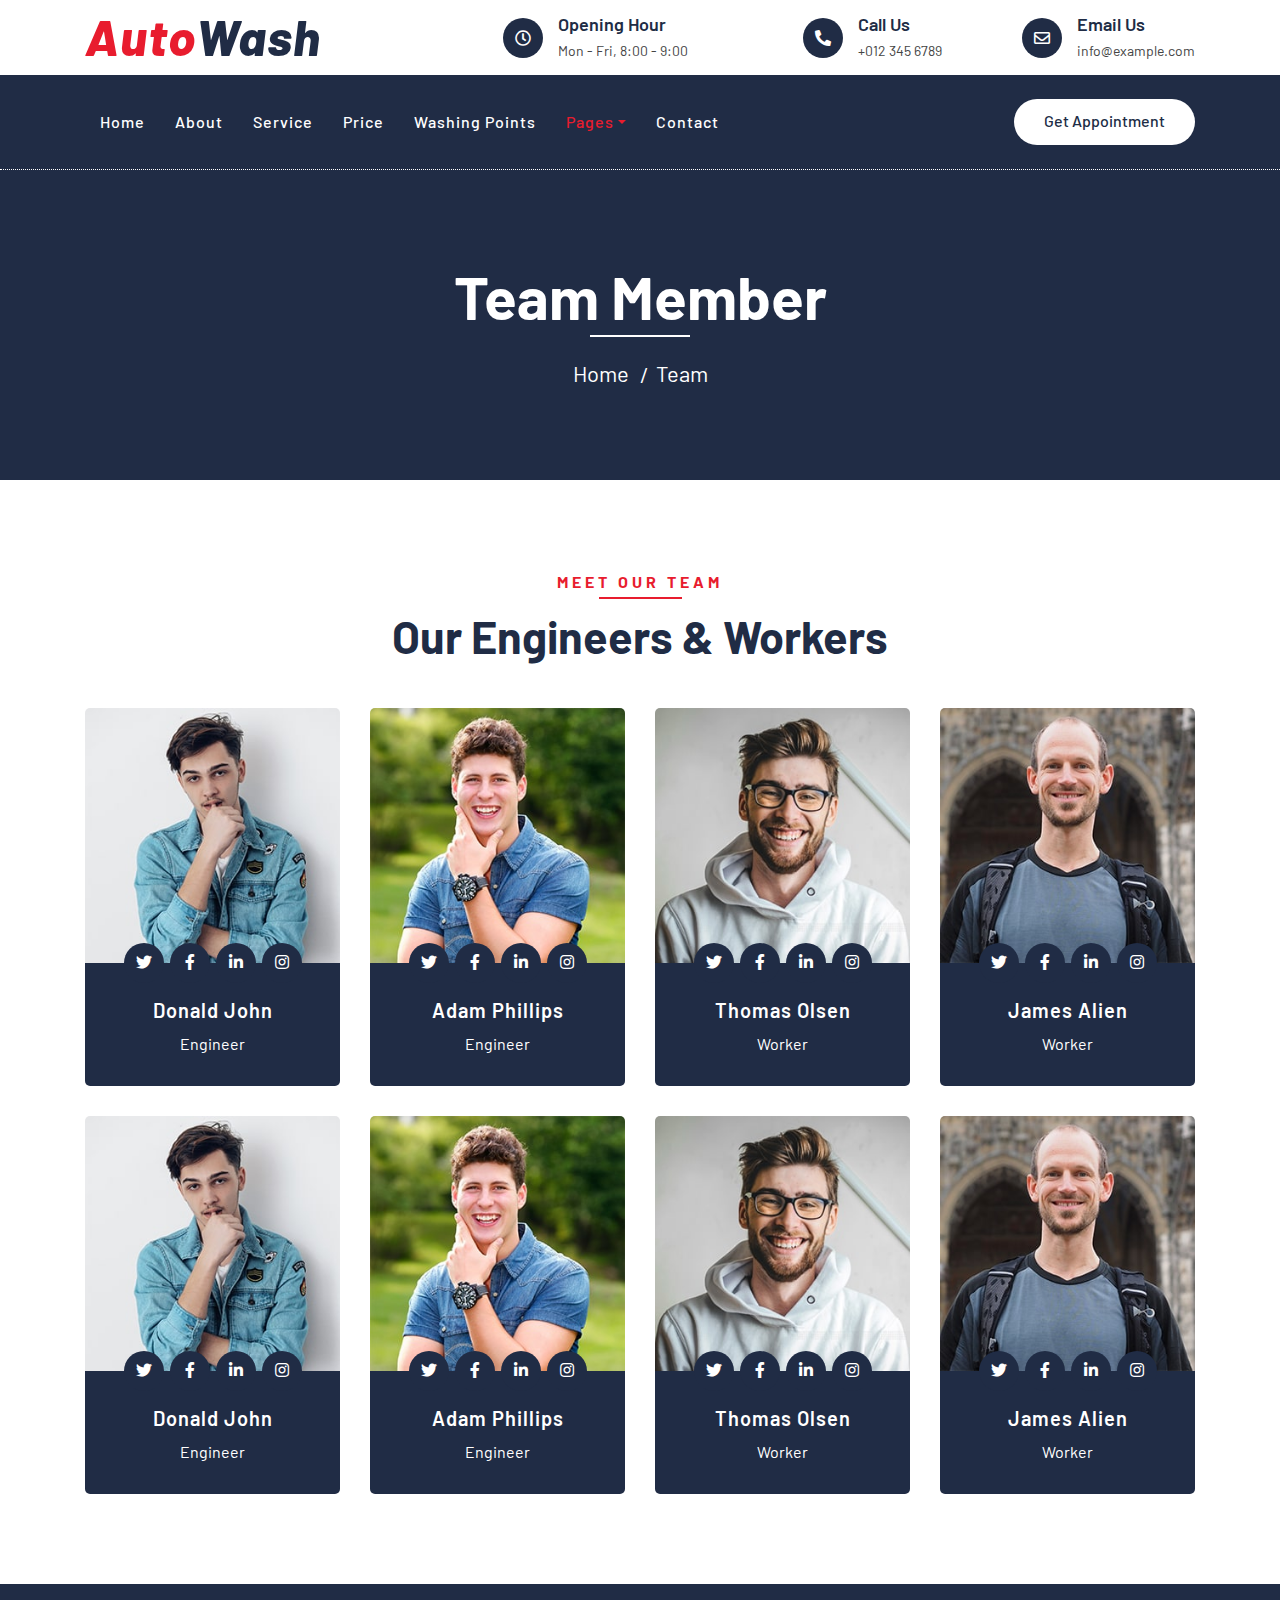
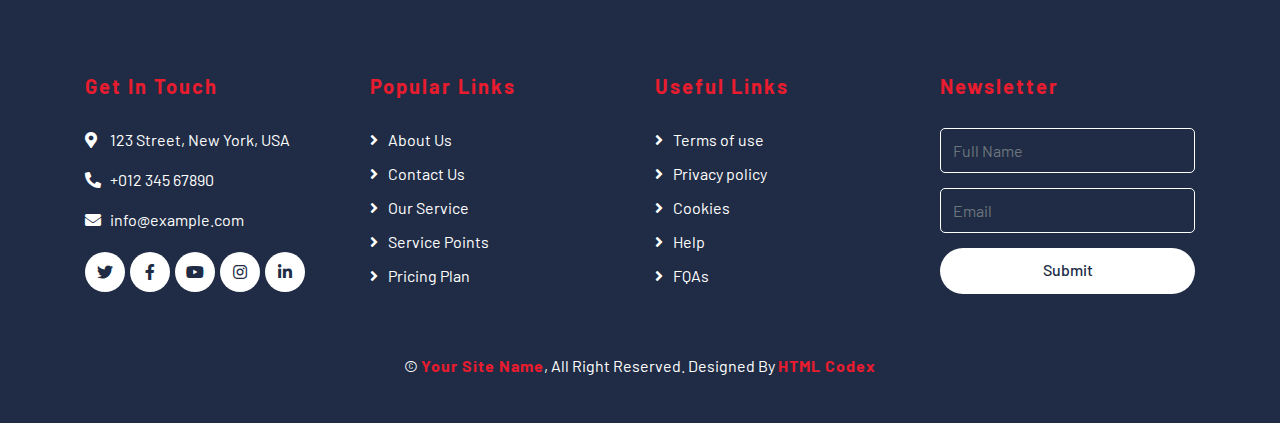
<file: team.html>
<!DOCTYPE html>
<html lang="en">
    <head>
        <meta charset="utf-8">
        <title>AutoWash - Car Wash Website Template</title>
        <meta content="width=device-width, initial-scale=1.0" name="viewport">
        <meta content="Free Website Template" name="keywords">
        <meta content="Free Website Template" name="description">

        <!-- Favicon -->
        <link href="img/favicon.ico" rel="icon">

        <!-- Google Font -->
        <link href="https://fonts.googleapis.com/css2?family=Barlow:wght@400;500;600;700;800;900&display=swap" rel="stylesheet"> 
        
        <!-- CSS Libraries -->
        <link href="https://stackpath.bootstrapcdn.com/bootstrap/4.4.1/css/bootstrap.min.css" rel="stylesheet">
        <link href="https://cdnjs.cloudflare.com/ajax/libs/font-awesome/5.10.0/css/all.min.css" rel="stylesheet">
        <link href="lib/flaticon/font/flaticon.css" rel="stylesheet">
        <link href="lib/animate/animate.min.css" rel="stylesheet">
        <link href="lib/owlcarousel/assets/owl.carousel.min.css" rel="stylesheet">

        <!-- Template Stylesheet -->
        <link href="css/style.css" rel="stylesheet">
    </head>

    <body>
        <!-- Top Bar Start -->
        <div class="top-bar">
            <div class="container">
                <div class="row align-items-center">
                    <div class="col-lg-4 col-md-12">
                        <div class="logo">
                            <a href="index.html">
                                <h1>Auto<span>Wash</span></h1>
                                <!-- <img src="img/logo.jpg" alt="Logo"> -->
                            </a>
                        </div>
                    </div>
                    <div class="col-lg-8 col-md-7 d-none d-lg-block">
                        <div class="row">
                            <div class="col-4">
                                <div class="top-bar-item">
                                    <div class="top-bar-icon">
                                        <i class="far fa-clock"></i>
                                    </div>
                                    <div class="top-bar-text">
                                        <h3>Opening Hour</h3>
                                        <p>Mon - Fri, 8:00 - 9:00</p>
                                    </div>
                                </div>
                            </div>
                            <div class="col-4">
                                <div class="top-bar-item">
                                    <div class="top-bar-icon">
                                        <i class="fa fa-phone-alt"></i>
                                    </div>
                                    <div class="top-bar-text">
                                        <h3>Call Us</h3>
                                        <p>+012 345 6789</p>
                                    </div>
                                </div>
                            </div>
                            <div class="col-4">
                                <div class="top-bar-item">
                                    <div class="top-bar-icon">
                                        <i class="far fa-envelope"></i>
                                    </div>
                                    <div class="top-bar-text">
                                        <h3>Email Us</h3>
                                        <p>info@example.com</p>
                                    </div>
                                </div>
                            </div>
                        </div>
                    </div>
                </div>
            </div>
        </div>
        <!-- Top Bar End -->

        <!-- Nav Bar Start -->
        <div class="nav-bar">
            <div class="container">
                <nav class="navbar navbar-expand-lg bg-dark navbar-dark">
                    <a href="#" class="navbar-brand">MENU</a>
                    <button type="button" class="navbar-toggler" data-toggle="collapse" data-target="#navbarCollapse">
                        <span class="navbar-toggler-icon"></span>
                    </button>

                    <div class="collapse navbar-collapse justify-content-between" id="navbarCollapse">
                        <div class="navbar-nav mr-auto">
                            <a href="index.html" class="nav-item nav-link">Home</a>
                            <a href="about.html" class="nav-item nav-link">About</a>
                            <a href="service.html" class="nav-item nav-link">Service</a>
                            <a href="price.html" class="nav-item nav-link">Price</a>
                            <a href="location.html" class="nav-item nav-link">Washing Points</a>
                            <div class="nav-item dropdown">
                                <a href="#" class="nav-link dropdown-toggle active" data-toggle="dropdown">Pages</a>
                                <div class="dropdown-menu">
                                    <a href="blog.html" class="dropdown-item">Blog Grid</a>
                                    <a href="single.html" class="dropdown-item">Detail Page</a>
                                    <a href="team.html" class="dropdown-item">Team Member</a>
                                    <a href="booking.html" class="dropdown-item">Schedule Booking</a>
                                </div>
                            </div>
                            <a href="contact.html" class="nav-item nav-link">Contact</a>
                        </div>
                        <div class="ml-auto">
                            <a class="btn btn-custom" href="#">Get Appointment</a>
                        </div>
                    </div>
                </nav>
            </div>
        </div>
        <!-- Nav Bar End -->
        
        
        <!-- Page Header Start -->
        <div class="page-header">
            <div class="container">
                <div class="row">
                    <div class="col-12">
                        <h2>Team Member</h2>
                    </div>
                    <div class="col-12">
                        <a href="">Home</a>
                        <a href="">Team</a>
                    </div>
                </div>
            </div>
        </div>
        <!-- Page Header End -->
        
        
        <!-- Team Start -->
        <div class="team">
            <div class="container">
                <div class="section-header text-center">
                    <p>Meet Our Team</p>
                    <h2>Our Engineers & Workers</h2>
                </div>
                <div class="row">
                    <div class="col-lg-3 col-md-6">
                        <div class="team-item">
                            <div class="team-img">
                                <img src="img/team-1.jpg" alt="Team Image">
                            </div>
                            <div class="team-text">
                                <h2>Donald John</h2>
                                <p>Engineer</p>
                                <div class="team-social">
                                    <a href=""><i class="fab fa-twitter"></i></a>
                                    <a href=""><i class="fab fa-facebook-f"></i></a>
                                    <a href=""><i class="fab fa-linkedin-in"></i></a>
                                    <a href=""><i class="fab fa-instagram"></i></a>
                                </div>
                            </div>
                        </div>
                    </div>
                    <div class="col-lg-3 col-md-6">
                        <div class="team-item">
                            <div class="team-img">
                                <img src="img/team-2.jpg" alt="Team Image">
                            </div>
                            <div class="team-text">
                                <h2>Adam Phillips</h2>
                                <p>Engineer</p>
                                <div class="team-social">
                                    <a href=""><i class="fab fa-twitter"></i></a>
                                    <a href=""><i class="fab fa-facebook-f"></i></a>
                                    <a href=""><i class="fab fa-linkedin-in"></i></a>
                                    <a href=""><i class="fab fa-instagram"></i></a>
                                </div>
                            </div>
                        </div>
                    </div>
                    <div class="col-lg-3 col-md-6">
                        <div class="team-item">
                            <div class="team-img">
                                <img src="img/team-3.jpg" alt="Team Image">
                            </div>
                            <div class="team-text">
                                <h2>Thomas Olsen</h2>
                                <p>Worker</p>
                                <div class="team-social">
                                    <a href=""><i class="fab fa-twitter"></i></a>
                                    <a href=""><i class="fab fa-facebook-f"></i></a>
                                    <a href=""><i class="fab fa-linkedin-in"></i></a>
                                    <a href=""><i class="fab fa-instagram"></i></a>
                                </div>
                            </div>
                        </div>
                    </div>
                    <div class="col-lg-3 col-md-6">
                        <div class="team-item">
                            <div class="team-img">
                                <img src="img/team-4.jpg" alt="Team Image">
                            </div>
                            <div class="team-text">
                                <h2>James Alien</h2>
                                <p>Worker</p>
                                <div class="team-social">
                                    <a href=""><i class="fab fa-twitter"></i></a>
                                    <a href=""><i class="fab fa-facebook-f"></i></a>
                                    <a href=""><i class="fab fa-linkedin-in"></i></a>
                                    <a href=""><i class="fab fa-instagram"></i></a>
                                </div>
                            </div>
                        </div>
                    </div>
                    <div class="col-lg-3 col-md-6">
                        <div class="team-item">
                            <div class="team-img">
                                <img src="img/team-1.jpg" alt="Team Image">
                            </div>
                            <div class="team-text">
                                <h2>Donald John</h2>
                                <p>Engineer</p>
                                <div class="team-social">
                                    <a href=""><i class="fab fa-twitter"></i></a>
                                    <a href=""><i class="fab fa-facebook-f"></i></a>
                                    <a href=""><i class="fab fa-linkedin-in"></i></a>
                                    <a href=""><i class="fab fa-instagram"></i></a>
                                </div>
                            </div>
                        </div>
                    </div>
                    <div class="col-lg-3 col-md-6">
                        <div class="team-item">
                            <div class="team-img">
                                <img src="img/team-2.jpg" alt="Team Image">
                            </div>
                            <div class="team-text">
                                <h2>Adam Phillips</h2>
                                <p>Engineer</p>
                                <div class="team-social">
                                    <a href=""><i class="fab fa-twitter"></i></a>
                                    <a href=""><i class="fab fa-facebook-f"></i></a>
                                    <a href=""><i class="fab fa-linkedin-in"></i></a>
                                    <a href=""><i class="fab fa-instagram"></i></a>
                                </div>
                            </div>
                        </div>
                    </div>
                    <div class="col-lg-3 col-md-6">
                        <div class="team-item">
                            <div class="team-img">
                                <img src="img/team-3.jpg" alt="Team Image">
                            </div>
                            <div class="team-text">
                                <h2>Thomas Olsen</h2>
                                <p>Worker</p>
                                <div class="team-social">
                                    <a href=""><i class="fab fa-twitter"></i></a>
                                    <a href=""><i class="fab fa-facebook-f"></i></a>
                                    <a href=""><i class="fab fa-linkedin-in"></i></a>
                                    <a href=""><i class="fab fa-instagram"></i></a>
                                </div>
                            </div>
                        </div>
                    </div>
                    <div class="col-lg-3 col-md-6">
                        <div class="team-item">
                            <div class="team-img">
                                <img src="img/team-4.jpg" alt="Team Image">
                            </div>
                            <div class="team-text">
                                <h2>James Alien</h2>
                                <p>Worker</p>
                                <div class="team-social">
                                    <a href=""><i class="fab fa-twitter"></i></a>
                                    <a href=""><i class="fab fa-facebook-f"></i></a>
                                    <a href=""><i class="fab fa-linkedin-in"></i></a>
                                    <a href=""><i class="fab fa-instagram"></i></a>
                                </div>
                            </div>
                        </div>
                    </div>
                </div>
            </div>
        </div>
        <!-- Team End -->


        <!-- Footer Start -->
        <div class="footer">
            <div class="container">
                <div class="row">
                    <div class="col-lg-3 col-md-6">
                        <div class="footer-contact">
                            <h2>Get In Touch</h2>
                            <p><i class="fa fa-map-marker-alt"></i>123 Street, New York, USA</p>
                            <p><i class="fa fa-phone-alt"></i>+012 345 67890</p>
                            <p><i class="fa fa-envelope"></i>info@example.com</p>
                            <div class="footer-social">
                                <a class="btn" href=""><i class="fab fa-twitter"></i></a>
                                <a class="btn" href=""><i class="fab fa-facebook-f"></i></a>
                                <a class="btn" href=""><i class="fab fa-youtube"></i></a>
                                <a class="btn" href=""><i class="fab fa-instagram"></i></a>
                                <a class="btn" href=""><i class="fab fa-linkedin-in"></i></a>
                            </div>
                        </div>
                    </div>
                    <div class="col-lg-3 col-md-6">
                        <div class="footer-link">
                            <h2>Popular Links</h2>
                            <a href="">About Us</a>
                            <a href="">Contact Us</a>
                            <a href="">Our Service</a>
                            <a href="">Service Points</a>
                            <a href="">Pricing Plan</a>
                        </div>
                    </div>
                    <div class="col-lg-3 col-md-6">
                        <div class="footer-link">
                            <h2>Useful Links</h2>
                            <a href="">Terms of use</a>
                            <a href="">Privacy policy</a>
                            <a href="">Cookies</a>
                            <a href="">Help</a>
                            <a href="">FQAs</a>
                        </div>
                    </div>
                    <div class="col-lg-3 col-md-6">
                        <div class="footer-newsletter">
                            <h2>Newsletter</h2>
                            <form>
                                <input class="form-control" placeholder="Full Name">
                                <input class="form-control" placeholder="Email">
                                <button class="btn btn-custom">Submit</button>
                            </form>
                        </div>
                    </div>
                </div>
            </div>
            <div class="container copyright">
                <p>&copy; <a href="#">Your Site Name</a>, All Right Reserved. Designed By <a href="https://htmlcodex.com">HTML Codex</a></p>
            </div>
        </div>
        <!-- Footer End -->
        
        <!-- Back to top button -->
        <a href="#" class="back-to-top"><i class="fa fa-chevron-up"></i></a>
        
        <!-- Pre Loader -->
        <div id="loader" class="show">
            <div class="loader"></div>
        </div>

        <!-- JavaScript Libraries -->
        <script src="https://code.jquery.com/jquery-3.4.1.min.js"></script>
        <script src="https://stackpath.bootstrapcdn.com/bootstrap/4.4.1/js/bootstrap.bundle.min.js"></script>
        <script src="lib/easing/easing.min.js"></script>
        <script src="lib/owlcarousel/owl.carousel.min.js"></script>
        <script src="lib/waypoints/waypoints.min.js"></script>
        <script src="lib/counterup/counterup.min.js"></script>
        
        <!-- Contact Javascript File -->
        <script src="mail/jqBootstrapValidation.min.js"></script>
        <script src="mail/contact.js"></script>

        <!-- Template Javascript -->
        <script src="js/main.js"></script>
    </body>
</html>
</file>
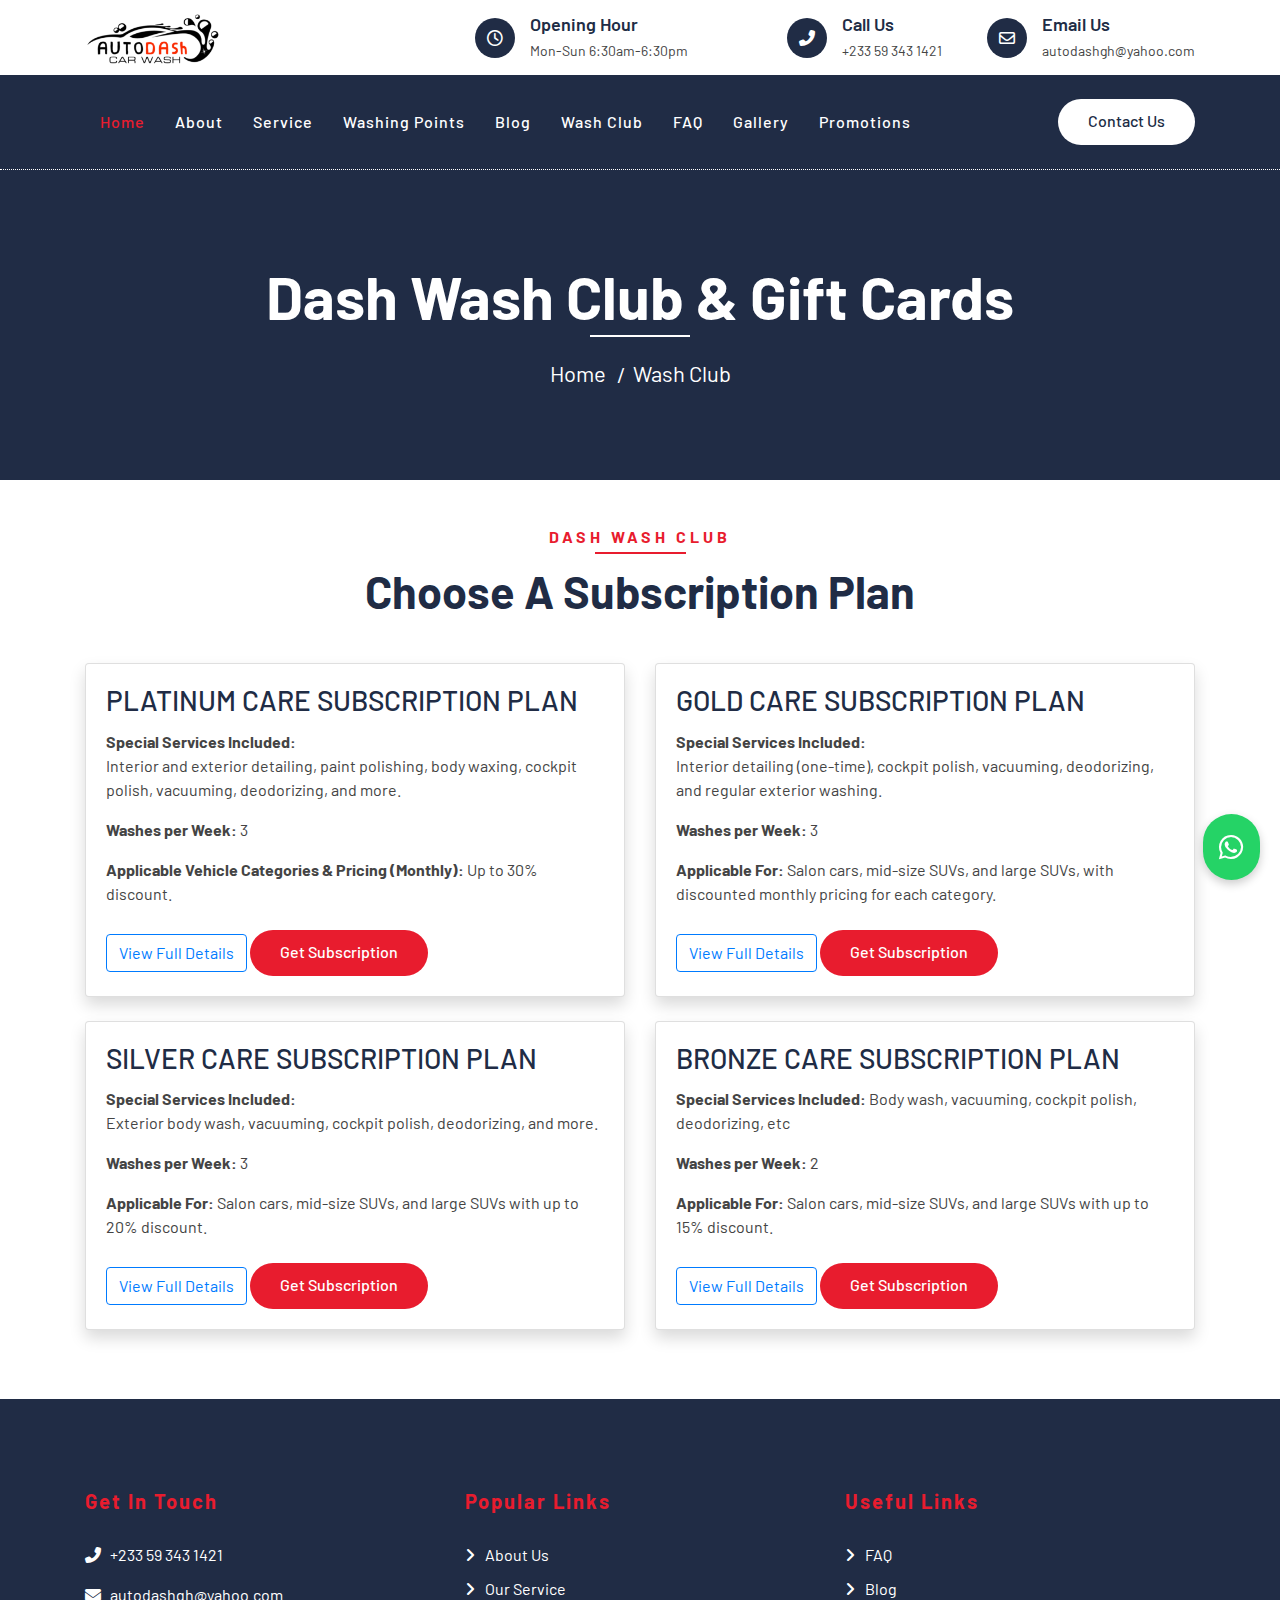
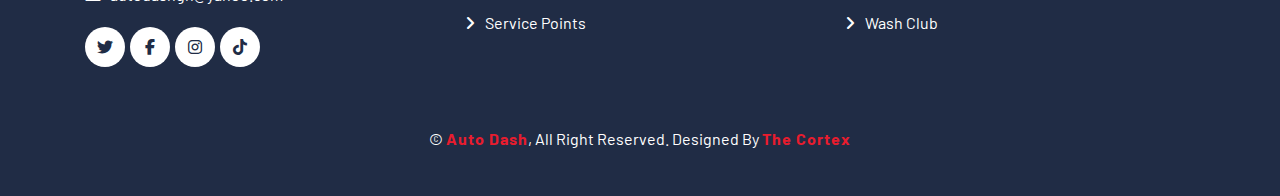
<file: wash_club.html>
<!DOCTYPE html>
<html lang="en">
    <head>
        <meta charset="utf-8">
        <title>AutoDash – Dash Wash Club & Gift Cards</title>
        <meta content="width=device-width, initial-scale=1.0" name="viewport">
        <meta content="Car Wash Subscription" name="keywords">
        <meta content="Join the Dash Wash Club – subscription plans, perks & gift cards" name="description">

        <!-- Favicon -->
        <link href="img/favicon.ico" rel="icon">

        <!-- Google Font -->
        <link href="https://fonts.googleapis.com/css2?family=Barlow:wght@400;500;600;700;800;900&display=swap" rel="stylesheet"> 
        
        <!-- CSS Libraries -->
        <link href="https://stackpath.bootstrapcdn.com/bootstrap/4.4.1/css/bootstrap.min.css" rel="stylesheet">
        <link href="https://cdnjs.cloudflare.com/ajax/libs/font-awesome/6.5.0/css/all.min.css" rel="stylesheet">

        <link href="lib/flaticon/font/flaticon.css" rel="stylesheet">
        <link href="lib/animate/animate.min.css" rel="stylesheet">
        <link href="lib/owlcarousel/assets/owl.carousel.min.css" rel="stylesheet">

        <!-- Template Stylesheet -->
        <link href="css/style.css" rel="stylesheet">

                <style>
  .whatsapp-float {
    position: fixed;
    bottom: 20px;
    right: 20px;
    background-color: #25D366;
    color: white;
    border-radius: 50px;
    padding: 12px 16px;
    font-size: 28px;
    z-index: 100;
    box-shadow: 0 4px 10px rgba(0, 0, 0, 0.2);
  }

  .whatsapp-float:hover {
    background-color: #1ebe5d;
    text-decoration: none;
  }
</style>
    </head>

    <body>
        <a href="https://wa.me/233593431421" target="_blank" class="whatsapp-float">
  <i class="fab fa-whatsapp"></i>
</a>
         <!-- Top Bar Start -->
         <div class="top-bar">
            <div class="container">
                <div class="row align-items-center">
                    <div class="col-lg-4 col-md-12">
                        <div class="logo">
                            <a href="index.html">
                                <!-- <h1>Auto<span>Dash</span></h1> -->
                                <img src="img/thumbnail_Autodash logo.png" alt="Logo">
                            </a>
                        </div>
                    </div>
                    <div class="col-lg-8 col-md-7 d-none d-lg-block">
                        <div class="row">
                            <div class="col-4">
                                <div class="top-bar-item">
                                    <div class="top-bar-icon">
                                        <i class="far fa-clock"></i>
                                    </div>
                                    <div class="top-bar-text">
                                        <h3>Opening Hour</h3>
                                        <p>Mon-Sun 6:30am-6:30pm</p>
                                    </div>
                                </div>
                            </div>
                            <div class="col-4">
                                <div class="top-bar-item">
                                    <div class="top-bar-icon">
                                        <i class="fa fa-phone-alt"></i>
                                    </div>
                                    <div class="top-bar-text">
                                        <h3>Call Us</h3>
                                        <p>+233 59 343 1421</p>
                                    </div>
                                </div>
                            </div>
                            <div class="col-4">
                                <div class="top-bar-item">
                                    <div class="top-bar-icon">
                                        <i class="far fa-envelope"></i>
                                    </div>
                                    <div class="top-bar-text">
                                        <h3>Email Us</h3>
                                        <p>autodashgh@yahoo.com</p>
                                    </div>
                                </div>
                            </div>
                        </div>
                    </div>
                </div>
            </div>
        </div>
        <!-- Top Bar End -->

        <!-- Nav Bar Start -->
        <div class="nav-bar">
            <div class="container">
                <nav class="navbar navbar-expand-lg bg-dark navbar-dark">
                    <a href="#" class="navbar-brand">MENU</a>
                    <button type="button" class="navbar-toggler" data-toggle="collapse" data-target="#navbarCollapse">
                        <span class="navbar-toggler-icon"></span>
                    </button>

                    <div class="collapse navbar-collapse justify-content-between" id="navbarCollapse">
                        <div class="navbar-nav mr-auto">
                            <a href="index.html" class="nav-item nav-link active">Home</a>
            <a href="about.html" class="nav-item nav-link">About</a>
            <a href="service.html" class="nav-item nav-link">Service</a>
            <a href="location.html" class="nav-item nav-link">Washing Points</a>
            <a href="blog.html" class="nav-item nav-link">Blog</a>
            <a href="wash_club.html" class="nav-item nav-link">Wash Club</a>
            <a href="faq.html" class="nav-item nav-link">FAQ</a>
            <a href="gallery.html" class="nav-item nav-link">Gallery</a>
<a href="promotions.html" class="nav-item nav-link">Promotions</a>
                        </div>
                        <div class="ml-auto">
                            <a class="btn btn-custom" href="tel:+233593431421">Contact Us</a>
                        </div>
                    </div>
                </nav>
            </div>
        </div>
        <!-- Nav Bar End -->
        
        <!-- Page Header Start -->
        <div class="page-header">
            <div class="container">
                <div class="row">
                    <div class="col-12">
                        <h2>Dash Wash Club & Gift Cards</h2>
                    </div>
                    <div class="col-12">
                        <a href="index.html">Home</a>
                        <a href="washclub.html">Wash Club</a>
                    </div>
                </div>
            </div>
        </div>
        <!-- Page Header End -->

        <!-- Wash Club Section Start -->
<div class="wash-club" id="wash-club">
  <div class="container">
    <div class="section-header text-center">
      <p>Dash Wash Club</p>
      <h2>Choose a Subscription Plan</h2>
    </div>

    <!-- Plan Blocks -->
    <div class="row">

        <!-- Platinum Plan -->
      <div class="col-lg-6 mb-4">
        <div class="card h-100 shadow">
          <div class="card-body">
            <h3 class="card-title">PLATINUM CARE SUBSCRIPTION PLAN</h3>
            <p><strong>Special Services Included:</strong><br>
              Interior and exterior detailing, paint polishing, body waxing, cockpit polish, vacuuming, deodorizing, and more.
            </p>
            <p><strong>Washes per Week:</strong> 3</p>
            <p><strong>Applicable Vehicle Categories & Pricing (Monthly):</strong> Up to 30% discount.</p>
            <a href="#platinumModal" class="btn btn-outline-primary mt-2" data-toggle="modal">View Full Details</a>
            <a href="tel:+233593431421" class="btn btn-custom mt-2">Get Subscription</a>
        
          </div>
        </div>
      </div>

<!-- Modal for Platinum Plan Full Text -->
<div class="modal fade" id="platinumModal" tabindex="-1" role="dialog">
  <div class="modal-dialog modal-lg" role="document">
    <div class="modal-content">
      <div class="modal-header">
        <h5 class="modal-title">Platinum Care Subscription Plan – Full Details</h5>
        <button type="button" class="close" data-dismiss="modal">&times;</button>
      </div>
      <div class="modal-body">
        <p><strong>Purpose of the Premium Car Care Subscription Plan</strong><br>
        The Premium Car Care Subscription Plan is tailored for customers who desire consistent, high-quality maintenance to keep their vehicles in pristine condition throughout the month. This prepaid plan delivers a structured, cost-effective approach to regular cleaning and detailing, ensuring your car always looks polished, fresh, and well cared for.</p>

        <h6>Key Benefits of the Plan</h6>
        <ol>
          <li><strong>Convenience & Peace of Mind</strong><br>
          Enjoy a hassle-free experience—no need to book each wash or make repeated payments. Subscribers benefit from automated service scheduling and reliable upkeep.</li>

          <li><strong>Regular, Deep Cleaning</strong><br>
          Receive up to three comprehensive washes per week, including interior and exterior detailing, waxing, and deodorizing—preventing dirt buildup and maintaining a showroom-quality finish.</li>

          <li><strong>Cost Savings & Budget-Friendly</strong><br>
          Enjoy significant savings compared to individual service rates. The prepaid pricing structure makes monthly budgeting straightforward, with no hidden fees.</li>

          <li><strong>Protection for Your Vehicle’s Finish</strong><br>
          Routine washing, polishing, and waxing preserve your car’s paint, interior materials, and upholstery. The service also prevents long-term damage from contaminants like dust, grime, and UV exposure.</li>

          <li><strong>Tailored for All Vehicle Sizes</strong><br>
          Whether you drive a salon car, mid-size SUV, or large SUV, the plan is customized to match your vehicle type—ensuring appropriate care and pricing.</li>

          <li><strong>Enhanced Comfort & Hygiene</strong><br>
          Frequent vacuuming and deodorizing improve interior air quality, remove allergens, and create a more enjoyable driving experience for you and your passengers.</li>
        </ol>

        <h6>Who Is This Plan Ideal For?</h6>
        <ul>
          <li>Busy professionals and families who lack time for frequent car washes</li>
          <li>Corporate clients and fleet owners who require spotless vehicles for daily operations</li>
          <li>Luxury car owners who prioritize their vehicle’s appearance and condition</li>
          <li>Anyone seeking a consistently clean, fresh-smelling car without the hassle of repeated bookings or payments</li>
        </ul>

        <p>With the Premium Car Care Subscription Plan, you can enjoy peace of mind knowing your vehicle’s appearance, hygiene, and resale value are maintained effortlessly. Let us handle the care—so you can focus on the drive.</p>
      </div>
    </div>
  </div>
</div>


      <!-- Gold Plan -->
<div class="col-lg-6 mb-4">
  <div class="card h-100 shadow">
    <div class="card-body">
      <h3 class="card-title">GOLD CARE SUBSCRIPTION PLAN</h3>
      <p><strong>Special Services Included:</strong><br>
        Interior detailing (one-time), cockpit polish, vacuuming, deodorizing, and regular exterior washing.
      </p>
      <p><strong>Washes per Week:</strong> 3</p>
      <p><strong>Applicable For:</strong> Salon cars, mid-size SUVs, and large SUVs, with discounted monthly pricing for each category.</p>
      <a href="#goldModal" class="btn btn-outline-primary mt-2" data-toggle="modal">View Full Details</a>
      <a href="tel:+233593431421" class="btn btn-custom mt-2">Get Subscription</a>
    
    </div>
  </div>
</div>

<!-- Modal for Gold Plan -->
<div class="modal fade" id="goldModal" tabindex="-1" role="dialog">
  <div class="modal-dialog modal-lg" role="document">
    <div class="modal-content">
      <div class="modal-header">
        <h5 class="modal-title">Gold Care Subscription Plan – Full Details</h5>
        <button type="button" class="close" data-dismiss="modal">&times;</button>
      </div>
      <div class="modal-body">
        <p><strong>Purpose of the Gold Car Care Subscription Plan</strong><br>
        The Gold Plan is designed for customers seeking consistent vehicle upkeep at a cost-effective rate. It offers structured, routine car maintenance that ensures your vehicle stays clean, fresh, and visually appealing throughout the month—without stretching your budget.</p>

        <h6>Key Benefits of the Plan</h6>
        <ol>
          <li><strong>Convenience & Peace of Mind</strong><br>
          No need to book or pay for each visit—just drive in and enjoy professional service. The prepaid setup ensures a smooth and stress-free experience.</li>

          <li><strong>Regular, Quality Cleaning</strong><br>
          Includes three washes per week, covering exterior cleaning, vacuuming, cockpit polishing, and deodorizing. Also includes one-time deep interior detailing to maintain a clean and inviting cabin.</li>

          <li><strong>Cost-Effective & Budget-Friendly</strong><br>
          Enjoy discounted rates compared to one-time service fees. The prepaid model provides easy monthly budgeting and no hidden charges.</li>

          <li><strong>Protects Vehicle Appearance & Interior</strong><br>
          Frequent washes maintain the vehicle’s exterior shine and protect interior materials. Prevents buildup of dust, stains, and contaminants that can affect comfort and appearance.</li>

          <li><strong>Customized for Vehicle Size</strong><br>
          The plan is tailored to suit different vehicle types—salon cars, mid-size SUVs, and large SUVs—with services and prices scaled accordingly.</li>

          <li><strong>Improved Driving Comfort & Hygiene</strong><br>
          Regular vacuuming and deodorizing enhance air quality and comfort inside the vehicle by eliminating dirt, allergens, and odors.</li>
        </ol>

        <h6>Who Is This Plan Ideal For?</h6>
        <ul>
          <li>Busy Professionals & Families who need regular maintenance without constant planning</li>
          <li>Corporate Clients & Fleet Owners aiming to maintain a polished, presentable fleet</li>
          <li>Luxury & Everyday Car Owners who want a well-kept car on a moderate budget</li>
          <li>Drivers seeking essential maintenance without the higher cost of premium detailing</li>
          <li>Anyone who wants a clean, fresh-smelling car weekly without long-term commitment</li>
        </ul>

        <p>The Gold Care Subscription Plan offers an easy, affordable way to enjoy reliable car care—keeping your vehicle looking its best without the premium price tag.</p>
      </div>
    </div>
  </div>
</div>

<!-- Silver Plan -->
<div class="col-lg-6 mb-4">
  <div class="card h-100 shadow">
    <div class="card-body">
      <h3 class="card-title">SILVER CARE SUBSCRIPTION PLAN</h3>
      <p><strong>Special Services Included:</strong><br>
        Exterior body wash, vacuuming, cockpit polish, deodorizing, and more.
      </p>
      <p><strong>Washes per Week:</strong> 3</p>
      <p><strong>Applicable For:</strong> Salon cars, mid-size SUVs, and large SUVs with up to 20% discount.</p>
      <a href="#silverModal" class="btn btn-outline-primary mt-2" data-toggle="modal">View Full Details</a>
      <a href="tel:+233593431421" class="btn btn-custom mt-2">Get Subscription</a>
    
    </div>
  </div>
</div>

<!-- Modal for Silver Plan -->
<div class="modal fade" id="silverModal" tabindex="-1" role="dialog">
  <div class="modal-dialog modal-lg" role="document">
    <div class="modal-content">
      <div class="modal-header">
        <h5 class="modal-title">Silver Care Subscription Plan – Full Details</h5>
        <button type="button" class="close" data-dismiss="modal">&times;</button>
      </div>
      <div class="modal-body">
        <p><strong>Purpose of the Silver Care Subscription Plan</strong><br>
        This plan offers a cost-effective prepaid option for drivers who want consistent, no-fuss car care focused on cleanliness and comfort. With three washes per week, it covers the basics—keeping your vehicle presentable without the additional expense of premium detailing.</p>

        <h6>Key Benefits of the Plan</h6>
        <ol>
          <li><strong>Affordable, Regular Maintenance</strong><br>
          Receive reliable, routine cleaning services—including weekly cockpit restoration—to keep your vehicle looking sharp and well-maintained without overspending.</li>

          <li><strong>Clean & Comfortable Driving Experience</strong><br>
          Each service includes a body wash, vacuuming, and deodorizing, ensuring your car stays free of dirt, dust, and unpleasant odors—making every drive more enjoyable.</li>

          <li><strong>Budget-Friendly & Convenient</strong><br>
          Pay once for the entire month. No need to book individual appointments or worry about extra charges. Enjoy discounted rates for essential services delivered consistently.</li>

          <li><strong>Preserves Vehicle Condition</strong><br>
          Routine care helps prevent surface wear and dust buildup. Cockpit polish maintains the dashboard and trims, while regular interior cleaning supports hygiene and comfort.</li>
        </ol>

        <h6>Who Is This Plan Ideal For?</h6>
        <ul>
          <li>Everyday drivers looking for a consistent and affordable cleaning routine</li>
          <li>Frequent commuters who want to maintain a clean car without the extras</li>
          <li>Cost-conscious customers seeking great value without compromising quality</li>
          <li>Those who prioritize cleanliness but don’t require deep detailing</li>
          <li>Drivers who want a fresh and presentable car every week with minimal effort</li>
        </ul>

        <p>With the Silver Care Subscription Plan, you get reliable car care that fits your lifestyle and your budget—keeping your vehicle clean, comfortable, and ready for the road.</p>
      </div>
    </div>
  </div>
</div>

<!-- Bronze Plan -->
<div class="col-lg-6 mb-4">
  <div class="card h-100 shadow">
    <div class="card-body">
      <h3 class="card-title">BRONZE CARE SUBSCRIPTION PLAN</h3>
      <p><strong>Special Services Included:</strong> Body wash, vacuuming, cockpit polish, deodorizing, etc</p>
      <p><strong>Washes per Week:</strong> 2</p>
      <p><strong>Applicable For:</strong> Salon cars, mid-size SUVs, and large SUVs with up to 15% discount.</p>
      <a href="#bronzeModal" class="btn btn-outline-primary mt-2" data-toggle="modal">View Full Details</a>
      <a href="tel:+233593431421" class="btn btn-custom mt-2">Get Subscription</a>
    
    </div>
  </div>
</div>

<!-- Modal for Bronze Plan -->
<div class="modal fade" id="bronzeModal" tabindex="-1" role="dialog">
  <div class="modal-dialog modal-lg" role="document">
    <div class="modal-content">
      <div class="modal-header">
        <h5 class="modal-title">Bronze Care Subscription Plan – Full Details</h5>
        <button type="button" class="close" data-dismiss="modal">&times;</button>
      </div>
      <div class="modal-body">
        <p><strong>Purpose of the Premium Car Care Subscription Plan</strong><br>
        The Bronze Care Subscription Plan is a cost-effective prepaid car care package designed for customers who want essential cleaning and maintenance on a regular basis. This plan includes two washes per week, featuring body wash, vacuuming, cockpit restoration, and deodorizing to maintain a fresh and clean vehicle interior and exterior.</p>

        <h6>Key Objectives of the Plan:</h6>
        <ol>
          <li><strong>Affordable Regular Maintenance:</strong><br>
          Provides frequent cleaning at a lower cost, keeping vehicles neat and fresh. Includes weekly cockpit restoration to enhance the car’s interior appearance.</li>

          <li><strong>Ensures a Clean & Comfortable Driving Experience:</strong><br>
          Regular body wash and vacuuming remove dirt, dust, and debris. Deodorizing keeps the car’s interior fresh and odor-free.</li>

          <li><strong>Budget-Friendly & Convenient:</strong><br>
          One-time prepaid subscription eliminates the need for frequent bookings and payments. Offers discounted pricing on each service, making it an economical choice.</li>

          <li><strong>Preserves Vehicle Condition:</strong><br>
          Routine cleaning prevents dust accumulation and surface wear. Cockpit restoration helps maintain the dashboard and interior trims. Removes dirt, allergens, and bacteria that accumulate over time.</li>
        </ol>

        <h6>Who Is This Plan Ideal For?</h6>
        <ul>
          <li>Customers looking for a basic yet consistent car care routine</li>
          <li>Individuals who drive frequently and want to maintain a clean car without premium detailing</li>
          <li>Cost-conscious drivers who need a reliable and affordable car wash solution</li>
        </ul>
      </div>
    </div>
  </div>
</div>

    </div>
  </div>
</div>
<!-- Wash Club Section End -->

        <!-- Footer Start -->
        <div class="footer">
            <div class="container">
                <div class="row">
                    <div class="col-lg-4 col-md-6">
                        <div class="footer-contact">
                            <h2>Get In Touch</h2>
                            <p><i class="fa fa-phone-alt"></i>+233 59 343 1421</p>
                            <p><i class="fa fa-envelope"></i>autodashgh@yahoo.com</p>
                            <div class="footer-social">
                                <a class="btn" href="https://x.com/autodashgh?s=21&t=mOaGSrMuVN07mD6xTGgVZw"><i class="fab fa-twitter"></i></a>
                                <a class="btn" href="https://www.facebook.com/share/1L9eGvWNBY/?mibextid=wwXIfr"><i class="fab fa-facebook-f"></i></a>
                                <a class="btn" href="https://www.instagram.com/autodash?igsh=M3poNXZiajk2a2to"><i class="fab fa-instagram"></i></a>
<a class="btn" href="https://www.tiktok.com/@autodashgh?_t=ZM-8waV22hl18P&_r=1"><i class="fab fa-tiktok"></i></a>
                            </div>
                        </div>
                    </div>
                    <div class="col-lg-4 col-md-6">
                        <div class="footer-link">
                            <h2>Popular Links</h2>
                            <a href="about.html">About Us</a>
                            <a href="service.html">Our Service</a>
                            <a href="location.html">Service Points</a>
                        </div>
                    </div>
                    <div class="col-lg-4 col-md-6">
                        <div class="footer-link">
                            <h2>Useful Links</h2>
                            <a href="faq.html">FAQ</a>
                            <a href="blog.html">Blog</a>
                            <a href="wash_club.html">Wash Club</a>
                        </div>
                    </div>
                </div>
            </div>
            <div class="container copyright">
                <p>&copy; <a href="#">Auto Dash</a>, All Right Reserved. Designed By <a href="https://cortex.ddttechnologies.com">The Cortex</a></p>
            </div>
        </div>
        <!-- Footer End -->

        <!-- Back to top button -->
        <a href="#" class="back-to-top"><i class="fa fa-chevron-up"></i></a>
        
        <!-- Pre Loader -->
        <div id="loader" class="show"><div class="loader"></div></div>

        <!-- JavaScript Libraries -->
        <script src="https://code.jquery.com/jquery-3.4.1.min.js"></script>
        <script src="https://stackpath.bootstrapcdn.com/bootstrap/4.4.1/js/bootstrap.bundle.min.js"></script>
        <script src="lib/easing/easing.min.js"></script>
        <script src="lib/owlcarousel/owl.carousel.min.js"></script>
        <script src="lib/waypoints/waypoints.min.js"></script>
        <script src="lib/counterup/counterup.min.js"></script>
        <script src="mail/jqBootstrapValidation.min.js"></script>
        <script src="mail/contact.js"></script>
        <script src="js/main.js"></script>
    </body>
</html>
</file>
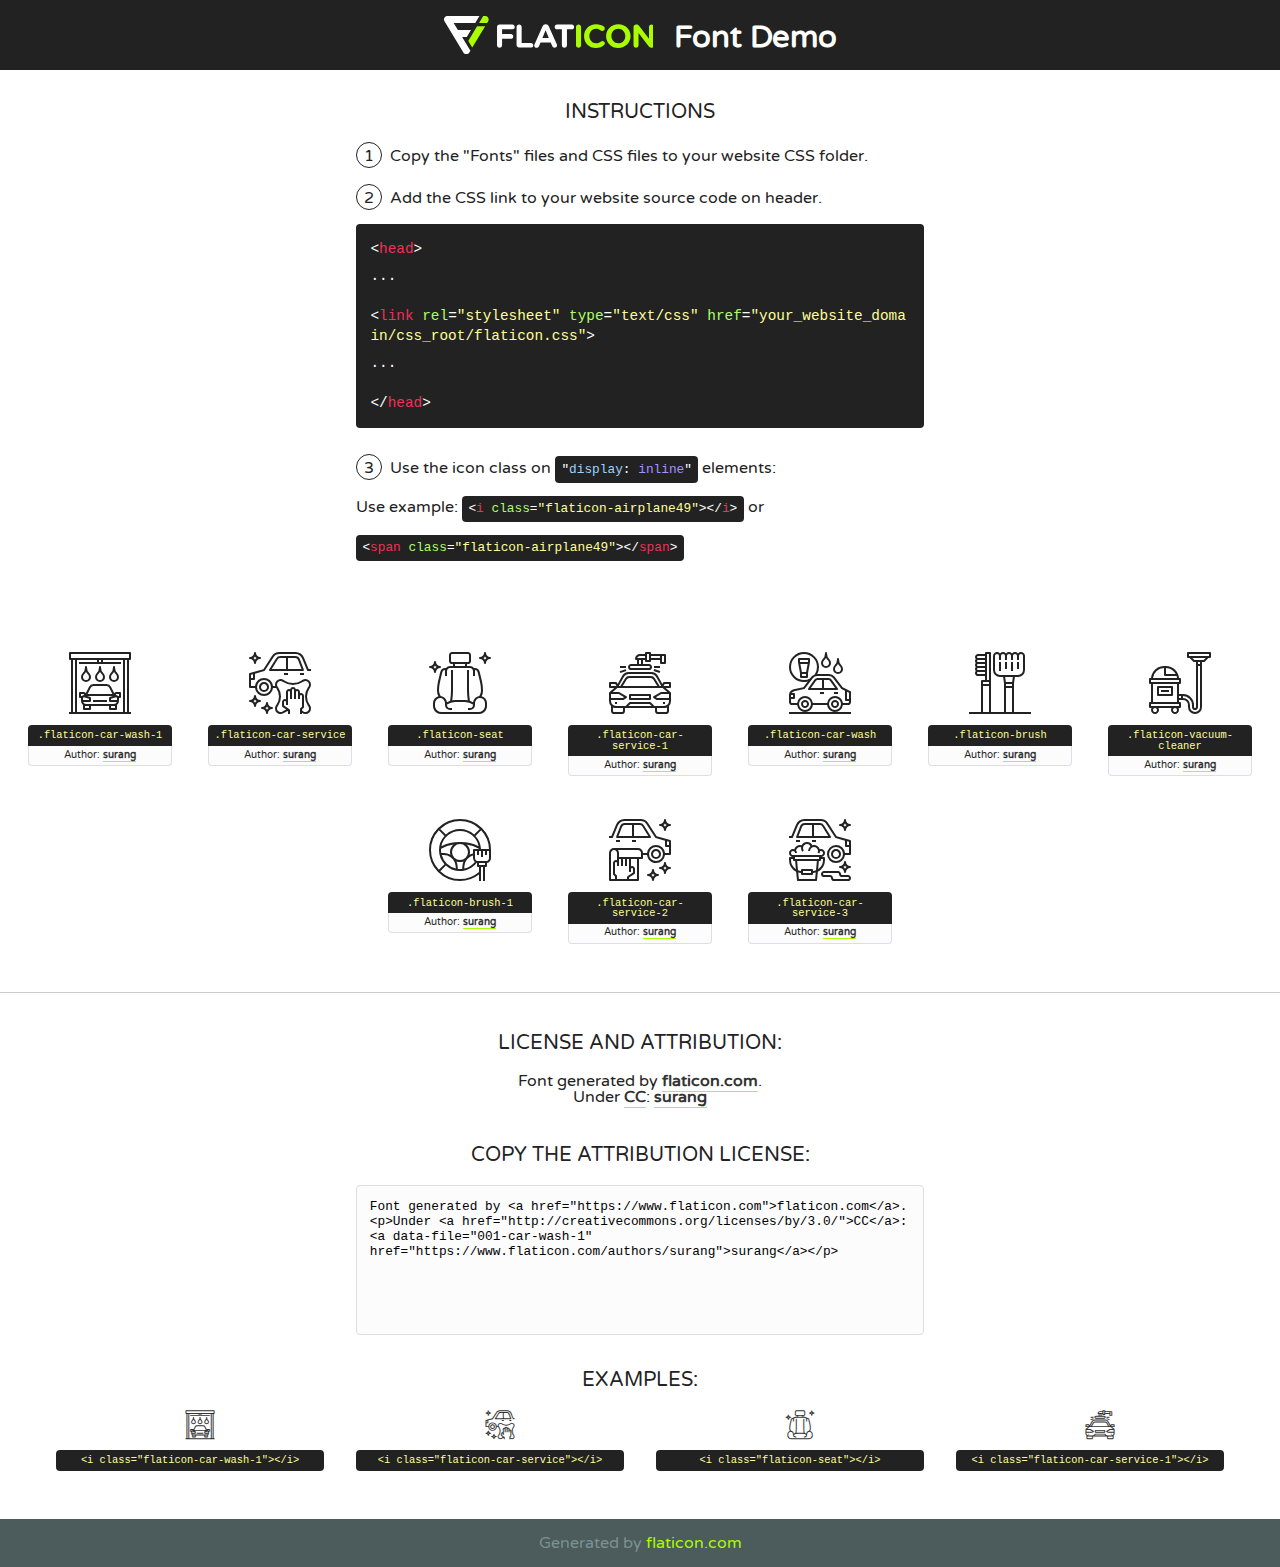
<file: lib/flaticon/font/flaticon.html>
<!DOCTYPE html>
<!--
  Flaticon icon font: Flaticon
  Creation date: 11/10/2020 08:08
-->
<html>
<!DOCTYPE html>
<html>

<head>
    <title>Flaticon WebFont</title>
    <link href="http://fonts.googleapis.com/css?family=Varela+Round" rel="stylesheet" type="text/css" />
    <link rel="stylesheet" type="text/css" href="flaticon.css">
    <meta charset="UTF-8">
    <style>
    html, body, div, span, applet, object, iframe,
    h1, h2, h3, h4, h5, h6, p, blockquote, pre,
    a, abbr, acronym, address, big, cite, code,
    del, dfn, em, img, ins, kbd, q, s, samp,
    small, strike, strong, sub, sup, tt, var,
    b, u, i, center,
    dl, dt, dd, ol, ul, li,
    fieldset, form, label, legend,
    table, caption, tbody, tfoot, thead, tr, th, td,
    article, aside, canvas, details, embed, 
    figure, figcaption, footer, header, hgroup, 
    menu, nav, output, ruby, section, summary,
    time, mark, audio, video {
        margin: 0;
        padding: 0;
        border: 0;
        font-size: 100%;
        font: inherit;
        vertical-align: baseline;
    }
    /* HTML5 display-role reset for older browsers */
    article, aside, details, figcaption, figure, 
    footer, header, hgroup, menu, nav, section {
        display: block;
    }
    body {
        line-height: 1;
    }
    ol, ul {
        list-style: none;
    }
    blockquote, q {
        quotes: none;
    }
    blockquote:before, blockquote:after,
    q:before, q:after {
        content: '';
        content: none;
    }
    table {
        border-collapse: collapse;
        border-spacing: 0;
    }
    body {
        font-family: 'Varela Round', Helvetica, Arial, sans-serif;
        font-size: 16px;
        color: #222;
    }
    a {
        color: #333;
        border-bottom: 1px solid #a9fd00;
        font-weight: bold;
        text-decoration: none;
    }
    * {
        -moz-box-sizing: border-box;
        -webkit-box-sizing: border-box;
        box-sizing: border-box;
        margin: 0;
        padding: 0;
    }
    [class^="flaticon-"]:before, [class*=" flaticon-"]:before, [class^="flaticon-"]:after, [class*=" flaticon-"]:after {
        font-family: Flaticon;
        font-size: 30px;
        font-style: normal;
        margin-left: 20px;
        color: #333;
    }
    .wrapper {
        max-width: 600px;
        margin: auto;
        padding: 0 1em;
    }
    .title {
        font-size: 1.25em;
        text-align: center;
        margin-bottom: 1em;
        text-transform: uppercase;
    }
    header {
        text-align: center;
        background-color: #222;
        color: #fff;
        padding: 1em;
    }
    header .logo {
        width: 210px;
        height: 38px;
        display: inline-block;
        vertical-align: middle;
        margin-right: 1em;
        border: none;
    }
    header strong {
        font-size: 1.95em;
        font-weight: bold;
        vertical-align: middle;
        margin-top: 5px;
        display: inline-block;
    }
    .demo {
        margin: 2em auto;
        line-height: 1.25em;
    }
    .demo ul li {
        margin-bottom: 1em;
    }
    .demo ul li .num {
        color: #222;
        border-radius: 20px;
        display: inline-block;
        width: 26px;
        padding: 3px;
        height: 26px;
        text-align: center;
        margin-right: 0.5em;
        border: 1px solid #222;
    }
    .demo ul li code {
        background-color: #222;
        border-radius: 4px;
        padding: 0.25em 0.5em;
        display: inline-block;
        color: #fff;
        font-family: Consolas,Monaco,Lucida Console,Liberation Mono,DejaVu Sans Mono,Bitstream Vera Sans Mono,Courier New, monospace;
        font-weight: lighter;
        margin-top: 1em;
        font-size: 0.8em;
        word-break: break-all;
    }
    .demo ul li code.big {
        padding: 1em;
        font-size: 0.9em;
    }
    .demo ul li code .red {
        color: #EF3159;
    }
    .demo ul li code .green {
        color: #ACFF65;
    }
    .demo ul li code .yellow {
        color: #FFFF99;
    }
    .demo ul li code .blue {
        color: #99D3FF;
    }
    .demo ul li code .purple {
        color: #A295FF;
    }
    .demo ul li code .dots {
        margin-top: 0.5em;
        display: block;
    }
    #glyphs {
        border-bottom: 1px solid #ccc;
        padding: 2em 0;
        text-align: center;
    }
    .glyph {
        display: inline-block;
        width: 9em;
        margin: 1em;
        text-align: center;
        vertical-align: top;
        background: #FFF;
    }
    .glyph .glyph-icon {
        padding: 10px;
        display: block;
        font-family:"Flaticon";
        font-size: 64px;
        line-height: 1;
    }
    .glyph .glyph-icon:before {
        font-size: 64px;
        color: #222;
        margin-left: 0;
    }
    .class-name {
        font-size: 0.65em;
        background-color: #222;
        color: #fff;
        border-radius: 4px 4px 0 0;
        padding: 0.5em;
        color: #FFFF99;
        font-family: Consolas,Monaco,Lucida Console,Liberation Mono,DejaVu Sans Mono,Bitstream Vera Sans Mono,Courier New, monospace;
    }
    .author-name {
        font-size: 0.6em;
        background-color: #fcfcfd;
        border: 1px solid #DEDEE4;
        border-top: 0;
        border-radius: 0 0 4px 4px;
        padding: 0.5em;
    }
    .class-name:last-child {
        font-size: 10px;
        color:#888;
    }
    .class-name:last-child a {
        font-size: 10px;
        color:#555;
    }
    .class-name:last-child a:hover {
        color:#a9fd00;
    }
    .glyph > input {
        display: block;
        width: 100px;
        margin: 5px auto;
        text-align: center;
        font-size: 12px;
        cursor: text;
    }
    .glyph > input.icon-input {
        font-family:"Flaticon";
        font-size: 16px;
        margin-bottom: 10px;
    }
    .attribution .title {
        margin-top: 2em;
    }
    .attribution textarea {
        background-color: #fcfcfd;
        padding: 1em;
        border: none;
        box-shadow: none;
        border: 1px solid #DEDEE4;
        border-radius: 4px;
        resize: none;
        width: 100%;
        height: 150px;
        font-size: 0.8em;
        font-family: Consolas,Monaco,Lucida Console,Liberation Mono,DejaVu Sans Mono,Bitstream Vera Sans Mono,Courier New, monospace;
        -webkit-appearance: none;
    }
    .iconsuse {
        margin: 2em auto;
        text-align: center;
        max-width: 1200px;
    }
    .iconsuse:after {
        content: '';
        display: table;
        clear: both;
    }
    .iconsuse .image {
        float: left;
        width: 25%;
        padding: 0 1em;
    }
    .iconsuse .image p {
        margin-bottom: 1em;
    }
    .iconsuse .image span {
        display: block;
        font-size: 0.65em;
        background-color: #222;
        color: #fff;
        border-radius: 4px;
        padding: 0.5em;
        color: #FFFF99;
        margin-top: 1em;
        font-family: Consolas,Monaco,Lucida Console,Liberation Mono,DejaVu Sans Mono,Bitstream Vera Sans Mono,Courier New, monospace;
    }
    #footer {
        text-align: center;
        background-color: #4C5B5C;
        color: #7c9192;
        padding: 1em;
    }
    #footer a {
        border: none;
        color: #a9fd00;
        font-weight: normal;
    }
    @media (max-width: 960px) {
        .iconsuse .image {
            width: 50%;
        }
    }
    @media (max-width: 560px) {
        .iconsuse .image {
            width: 100%;
        }
    }
    </style>
</head>

<body class="characters-off">

    <header>
        <a href="https://www.flaticon.com" target="_blank" class="logo">
            <svg version="1.1" xmlns="http://www.w3.org/2000/svg" xmlns:xlink="http://www.w3.org/1999/xlink" xmlns:a="http://ns.adobe.com/AdobeSVGViewerExtensions/3.0/" viewBox="0 0 560.875 102.036" enable-background="new 0 0 560.875 102.036" xml:space="preserve">
                <defs>
                </defs>
                <g>
                    <g class="letters">
                        <path fill="#ffffff" d="M141.596,29.675c0-3.777,2.985-6.767,6.764-6.767h34.438c3.426,0,6.15,2.728,6.15,6.15
                        c0,3.43-2.724,6.149-6.15,6.149h-27.674v13.091h23.719c3.429,0,6.151,2.724,6.151,6.15c0,3.43-2.723,6.149-6.151,6.149h-23.719
                        v17.574c0,3.773-2.986,6.761-6.764,6.761c-3.779,0-6.764-2.989-6.764-6.761V29.675z"></path>
                        <path fill="#ffffff" d="M193.844,29.149c0-3.781,2.985-6.767,6.764-6.767c3.776,0,6.763,2.985,6.763,6.767v42.957h25.039
                        c3.426,0,6.149,2.726,6.149,6.153c0,3.425-2.723,6.15-6.149,6.15h-31.802c-3.779,0-6.764-2.986-6.764-6.768V29.149z"></path>
                        <path fill="#ffffff" d="M241.891,75.71l21.438-48.407c1.492-3.341,4.215-5.357,7.906-5.357h0.792
                        c3.686,0,6.323,2.017,7.815,5.357l21.439,48.407c0.436,0.967,0.701,1.845,0.701,2.723c0,3.602-2.809,6.501-6.414,6.501
                        c-3.161,0-5.269-1.845-6.499-4.655l-4.132-9.661h-27.059l-4.301,10.102c-1.144,2.631-3.426,4.214-6.237,4.214
                        c-3.517,0-6.24-2.81-6.24-6.325C241.1,77.64,241.451,76.677,241.891,75.71z M279.932,58.666l-8.521-20.297l-8.526,20.297H279.932
                        z"></path>
                        <path fill="#ffffff" d="M314.864,35.387H301.86c-3.429,0-6.239-2.813-6.239-6.238c0-3.429,2.811-6.24,6.239-6.24h39.533
                        c3.426,0,6.237,2.811,6.237,6.24c0,3.425-2.811,6.238-6.237,6.238h-13.001v42.785c0,3.773-2.99,6.761-6.764,6.761
                        c-3.779,0-6.764-2.989-6.764-6.761V35.387z"></path>
                        <path fill="#A9FD00" d="M352.615,29.149c0-3.781,2.985-6.767,6.767-6.767c3.774,0,6.761,2.985,6.761,6.767v49.024
                        c0,3.773-2.987,6.761-6.761,6.761c-3.781,0-6.767-2.989-6.767-6.761V29.149z"></path>
                        <path fill="#A9FD00" d="M374.132,53.836v-0.179c0-17.481,13.178-31.801,32.065-31.801c9.22,0,15.459,2.458,20.557,6.238
                        c1.402,1.054,2.637,2.985,2.637,5.357c0,3.692-2.985,6.59-6.681,6.59c-1.845,0-3.071-0.702-4.044-1.319
                        c-3.776-2.813-7.729-4.393-12.562-4.393c-10.364,0-17.831,8.611-17.831,19.154v0.173c0,10.542,7.291,19.329,17.831,19.329
                        c5.715,0,9.492-1.756,13.359-4.834c1.049-0.874,2.458-1.491,4.039-1.491c3.429,0,6.325,2.813,6.325,6.236
                        c0,2.106-1.056,3.78-2.282,4.834c-5.539,4.834-12.036,7.733-21.878,7.733C387.572,85.464,374.132,71.493,374.132,53.836z"></path>
                        <path fill="#A9FD00" d="M433.009,53.836v-0.179c0-17.481,13.79-31.801,32.766-31.801c18.981,0,32.592,14.143,32.592,31.628v0.173
                        c0,17.483-13.785,31.807-32.769,31.807C446.625,85.464,433.009,71.32,433.009,53.836z M484.224,53.836v-0.179
                        c0-10.539-7.725-19.326-18.626-19.326c-10.893,0-18.449,8.611-18.449,19.154v0.173c0,10.542,7.73,19.329,18.626,19.329
                        C476.676,72.986,484.224,64.378,484.224,53.836z"></path>
                        <path fill="#A9FD00" d="M506.233,29.321c0-3.774,2.99-6.763,6.767-6.763h1.401c3.252,0,5.183,1.583,7.029,3.953l26.093,34.265
                        V29.059c0-3.692,2.99-6.677,6.681-6.677c3.683,0,6.671,2.985,6.671,6.677v48.934c0,3.78-2.987,6.765-6.764,6.765h-0.436
                        c-3.257,0-5.188-1.581-7.034-3.953l-27.056-35.492v32.944c0,3.687-2.985,6.676-6.678,6.676c-3.683,0-6.673-2.989-6.673-6.676
                        V29.321z"></path>
                    </g>
                    <g class="insignia">
                        <path fill="#ffffff" d="M48.372,56.137h12.517l11.156-18.537H37.186L25.688,18.539h57.825L94.668,0H9.271
                        C5.925,0,2.842,1.801,1.198,4.716c-1.644,2.907-1.593,6.482,0.134,9.343l50.38,83.501c1.678,2.781,4.689,4.476,7.938,4.476
                        c3.246,0,6.257-1.695,7.935-4.476l2.898-4.804L48.372,56.137z"></path>
                        <g class="i">
                            <path fill="#A9FD00" d="M93.575,18.539h0.031v0.004l21.652,0.004l2.705-4.488c1.727-2.861,1.778-6.436,0.133-9.343
                            C116.454,1.801,113.371,0,110.026,0h-5.294L93.575,18.539z"></path>
                            <polygon fill="#A9FD00" points="88.291,27.356 64.725,66.486 75.519,84.404 109.942,27.356"></polygon>
                        </g>
                    </g>
                </g>
            </svg>
        </a>
        <strong>Font Demo</strong>
    </header>


    <section class="demo wrapper">

        <p class="title">Instructions</p>

        <ul>
            <li>
                <span class="num">1</span>Copy the "Fonts" files and CSS files to your website CSS folder.
            </li>
            <li>
                <span class="num">2</span>Add the CSS link to your website source code on header.
                <code class="big">
                    &lt;<span class="red">head</span>&gt;
                    <br/><span class="dots">...</span>
                    <br/>&lt;<span class="red">link</span> <span class="green">rel</span>=<span class="yellow">"stylesheet"</span> <span class="green">type</span>=<span class="yellow">"text/css"</span> <span class="green">href</span>=<span class="yellow">"your_website_domain/css_root/flaticon.css"</span>&gt;
                    <br/><span class="dots">...</span>
                    <br/>&lt;/<span class="red">head</span>&gt;
                </code>
            </li>

            <li>
                <p>
                    <span class="num">3</span>Use the icon class on <code>"<span class="blue">display</span>:<span class="purple"> inline</span>"</code> elements:
                    <br />
                    Use example: <code>&lt;<span class="red">i</span> <span class="green">class</span>=<span class="yellow">&quot;flaticon-airplane49&quot;</span>&gt;&lt;/<span class="red">i</span>&gt;</code> or <code>&lt;<span class="red">span</span> <span class="green">class</span>=<span class="yellow">&quot;flaticon-airplane49&quot;</span>&gt;&lt;/<span class="red">span</span>&gt;</code>
            </li>
        </ul>

    </section>




   <section id="glyphs">          
    
      
        <div class="glyph"><div class="glyph-icon flaticon-car-wash-1"></div>
            <div class="class-name">.flaticon-car-wash-1</div>
            <div class="author-name">Author: <a data-file="001-car-wash-1" href="https://www.flaticon.com/authors/surang">surang</a> </div> 
        </div>        
        
        <div class="glyph"><div class="glyph-icon flaticon-car-service"></div>
            <div class="class-name">.flaticon-car-service</div>
            <div class="author-name">Author: <a data-file="002-car-service" href="https://www.flaticon.com/authors/surang">surang</a> </div> 
        </div>        
        
        <div class="glyph"><div class="glyph-icon flaticon-seat"></div>
            <div class="class-name">.flaticon-seat</div>
            <div class="author-name">Author: <a data-file="003-seat" href="https://www.flaticon.com/authors/surang">surang</a> </div> 
        </div>        
        
        <div class="glyph"><div class="glyph-icon flaticon-car-service-1"></div>
            <div class="class-name">.flaticon-car-service-1</div>
            <div class="author-name">Author: <a data-file="004-car-service-1" href="https://www.flaticon.com/authors/surang">surang</a> </div> 
        </div>        
        
        <div class="glyph"><div class="glyph-icon flaticon-car-wash"></div>
            <div class="class-name">.flaticon-car-wash</div>
            <div class="author-name">Author: <a data-file="005-car-wash" href="https://www.flaticon.com/authors/surang">surang</a> </div> 
        </div>        
        
        <div class="glyph"><div class="glyph-icon flaticon-brush"></div>
            <div class="class-name">.flaticon-brush</div>
            <div class="author-name">Author: <a data-file="006-brush" href="https://www.flaticon.com/authors/surang">surang</a> </div> 
        </div>        
        
        <div class="glyph"><div class="glyph-icon flaticon-vacuum-cleaner"></div>
            <div class="class-name">.flaticon-vacuum-cleaner</div>
            <div class="author-name">Author: <a data-file="007-vacuum-cleaner" href="https://www.flaticon.com/authors/surang">surang</a> </div> 
        </div>        
        
        <div class="glyph"><div class="glyph-icon flaticon-brush-1"></div>
            <div class="class-name">.flaticon-brush-1</div>
            <div class="author-name">Author: <a data-file="008-brush-1" href="https://www.flaticon.com/authors/surang">surang</a> </div> 
        </div>        
        
        <div class="glyph"><div class="glyph-icon flaticon-car-service-2"></div>
            <div class="class-name">.flaticon-car-service-2</div>
            <div class="author-name">Author: <a data-file="009-car-service-2" href="https://www.flaticon.com/authors/surang">surang</a> </div> 
        </div>        
        
        <div class="glyph"><div class="glyph-icon flaticon-car-service-3"></div>
            <div class="class-name">.flaticon-car-service-3</div>
            <div class="author-name">Author: <a data-file="010-car-service-3" href="https://www.flaticon.com/authors/surang">surang</a> </div> 
        </div>        
        

    </section>



    <section class="attribution wrapper"   style="text-align:center;">

      <div class="title">License and attribution:</div><div class="attrDiv">Font generated by <a href="https://www.flaticon.com">flaticon.com</a>. <div><p>Under <a href="http://creativecommons.org/licenses/by/3.0/">CC</a>: <a data-file="001-car-wash-1" href="https://www.flaticon.com/authors/surang">surang</a></p>  </div>
      </div>
      <div class="title">Copy the Attribution License:</div>

    <textarea onclick="this.focus();this.select();">Font generated by &lt;a href=&quot;https://www.flaticon.com&quot;&gt;flaticon.com&lt;/a&gt;. <p>Under <a href="http://creativecommons.org/licenses/by/3.0/">CC</a>: <a data-file="001-car-wash-1" href="https://www.flaticon.com/authors/surang">surang</a></p>  
     </textarea>

    </section>

    <section class="iconsuse">

          <div class="title">Examples:</div>            
             
            <div class="image">
                <p>
                    <i class="glyph-icon flaticon-car-wash-1"></i> 
                    <span>&lt;i class=&quot;flaticon-car-wash-1&quot;&gt;&lt;/i&gt;</span>
                </p>
            </div>
            
            <div class="image">
                <p>
                    <i class="glyph-icon flaticon-car-service"></i> 
                    <span>&lt;i class=&quot;flaticon-car-service&quot;&gt;&lt;/i&gt;</span>
                </p>
            </div>
            
            <div class="image">
                <p>
                    <i class="glyph-icon flaticon-seat"></i> 
                    <span>&lt;i class=&quot;flaticon-seat&quot;&gt;&lt;/i&gt;</span>
                </p>
            </div>
            
            <div class="image">
                <p>
                    <i class="glyph-icon flaticon-car-service-1"></i> 
                    <span>&lt;i class=&quot;flaticon-car-service-1&quot;&gt;&lt;/i&gt;</span>
                </p>
            </div>
                       
        </div>
                            
    </section>

<div id="footer">
    <div>Generated by <a href="https://www.flaticon.com">flaticon.com</a>
    </div>
</div>



</body>
</html>
</file>
<file: lib/flaticon/font/flaticon.css>
/*
  	Flaticon icon font: Flaticon
  	Creation date: 11/10/2020 08:08
  	*/

@font-face {
  font-family: "Flaticon";
  src: url("./Flaticon.eot");
  src: url("./Flaticon.eot?#iefix") format("embedded-opentype"),
       url("./Flaticon.woff2") format("woff2"),
       url("./Flaticon.woff") format("woff"),
       url("./Flaticon.ttf") format("truetype"),
       url("./Flaticon.svg#Flaticon") format("svg");
  font-weight: normal;
  font-style: normal;
}

@media screen and (-webkit-min-device-pixel-ratio:0) {
  @font-face {
    font-family: "Flaticon";
    src: url("./Flaticon.svg#Flaticon") format("svg");
  }
}

[class^="flaticon-"]:before, [class*=" flaticon-"]:before,
[class^="flaticon-"]:after, [class*=" flaticon-"]:after {   
  font-family: Flaticon;
        font-size: 20px;
font-style: normal;
margin-left: 20px;
}

.flaticon-car-wash-1:before { content: "\f100"; }
.flaticon-car-service:before { content: "\f101"; }
.flaticon-seat:before { content: "\f102"; }
.flaticon-car-service-1:before { content: "\f103"; }
.flaticon-car-wash:before { content: "\f104"; }
.flaticon-brush:before { content: "\f105"; }
.flaticon-vacuum-cleaner:before { content: "\f106"; }
.flaticon-brush-1:before { content: "\f107"; }
.flaticon-car-service-2:before { content: "\f108"; }
.flaticon-car-service-3:before { content: "\f109"; }
</file>
<file: css/style.css>
/*******************************/
/********* General CSS *********/
/*******************************/
body {
    color: #444444;
    font-weight: 400;
    background: #ffffff;
    font-family: 'Barlow', sans-serif;
}

h1,
h2, 
h3, 
h4,
h5, 
h6 {
    color: #202C45;
}

a {
    color: #202C45;
    transition: .3s;
}

a:hover,
a:active,
a:focus {
    color: #E81C2E;
    outline: none;
    text-decoration: none;
}

.btn.btn-custom {
    padding: 10px 30px 12px 30px;
    text-align: center; 
    font-size: 16px;
    font-weight: 500;
    color: #ffffff;
    background: #E81C2E;
    border: none;
    border-radius: 60px;
    box-shadow: inset 0 0 0 0 #202C45;
    transition: ease-out 0.5s;
    -webkit-transition: ease-out 0.5s;
    -moz-transition: ease-out 0.5s;
}

.btn.btn-custom:hover {
    color: #E81C2E;
    background: #202C45;
    box-shadow: inset 200px 0 0 0 #202C45;
}

.btn:focus,
.form-control:focus {
    box-shadow: none;
}

.container-fluid {
    max-width: 1366px;
}

[class^="flaticon-"]:before, [class*=" flaticon-"]:before,
[class^="flaticon-"]:after, [class*=" flaticon-"]:after {   
    font-size: inherit;
    margin-left: 0;
}


/**********************************/
/****** Loader & Back to Top ******/
/**********************************/
#loader {
    position: fixed;
    top: 0;
    right: 0;
    bottom: 0;
    left: 0;
    display: flex;
    align-items: center;
    justify-content: center;
    background: #ffffff;
    opacity: 0;
    visibility: hidden;
    -webkit-transition: opacity .3s ease-out, visibility 0s linear .3s;
    -o-transition: opacity .3s ease-out, visibility 0s linear .3s;
    transition: opacity .3s ease-out, visibility 0s linear .3s;
    z-index: 999;
}

#loader.show {
    -webkit-transition: opacity .6s ease-out, visibility 0s linear 0s;
    -o-transition: opacity .6s ease-out, visibility 0s linear 0s;
    transition: opacity .6s ease-out, visibility 0s linear 0s;
    visibility: visible;
    opacity: 1;
}

#loader .loader {
    position: relative;
    width: 45px;
    height: 45px;
    border: 5px solid #dddddd;
    border-top: 5px solid #E81C2E;
    border-radius: 50%;
    -webkit-animation: spin 2s linear infinite;
    animation: spin 2s linear infinite;
}

@-webkit-keyframes spin {
    0% { -webkit-transform: rotate(0deg); }
    100% { -webkit-transform: rotate(360deg); }
}

@keyframes spin {
    0% { transform: rotate(0deg); }
    100% { transform: rotate(360deg); }
}

.back-to-top {
    position: fixed;
    display: none;
    width: 44px;
    height: 44px;
    text-align: center;
    line-height: 1;
    font-size: 22px;
    right: 15px;
    bottom: 15px;
    transition: .5s;
    background: #E81C2E;
    border-radius: 44px;
    z-index: 9;
}

.back-to-top i {
    color: #ffffff;
    padding-top: 10px;
}

.back-to-top:hover {
    background: #202C45;
}


/**********************************/
/********** Top Bar CSS ***********/
/**********************************/
.top-bar {
    position: relative;
    height: 75px;
    display: flex;
    align-items: center;
    background: #ffffff;
}

.top-bar .logo {
    text-align: left;
    overflow: hidden;
}

.top-bar .logo h1 {
    margin: -4px 0 0 0;
    color: #E81C2E;
    font-size: 50px;
    line-height: 50px;
    font-weight: 800;
    letter-spacing: 1px;
    font-style: italic;
}

.top-bar .logo h1 span {
    color: #202C45;
}

.top-bar .logo img {
    max-width: 100%;
    max-height: 60px;
}

.top-bar .top-bar-item {
    display: flex;
    align-items: center;
    justify-content: flex-end;
}

.top-bar .top-bar-icon {
    width: 40px;
    height: 40px;
    display: flex;
    align-items: center;
    justify-content: center;
    background: #202C45;
    border-radius: 40px;
}

.top-bar .top-bar-icon i {
    margin: 0;
    color: #ffffff;
    font-size: 16px;
}

.top-bar .top-bar-text {
    padding-left: 15px;
}

.top-bar .top-bar-text h3 {
    margin: 0 0 5px 0;
    font-size: 18px;
    font-weight: 600;
}

.top-bar .top-bar-text p {
    margin: 0;
    font-size: 14px;
    font-weight: 400;
}

@media (max-width: 991.98px) {
    .top-bar .logo {
        text-align: center;
    }
}


/**********************************/
/*********** Nav Bar CSS **********/
/**********************************/
.nav-bar {
    position: relative;
    background: #202C45;
}

.nav-bar.nav-sticky {
    position: fixed;
    width: 100%;
    top: 0;
    left: 0;
    box-shadow: 0 2px 5px rgba(0, 0, 0, .3);
    z-index: 999;
}

.nav-bar .navbar {
    padding: 20px 0;
    background: #202C45 !important;
    transition: .3s;
}

.nav-bar.nav-sticky .navbar {
    padding: 5px 0;
}

.navbar-dark .navbar-nav .nav-link,
.navbar-dark .navbar-nav .nav-link:focus,
.navbar-dark .navbar-nav .nav-link:hover,
.navbar-dark .navbar-nav .nav-link.active {
    color: #ffffff;
    padding: 15px;
    font-weight: 500;
    letter-spacing: 1px;
}

.navbar-dark .navbar-nav .nav-link:hover,
.navbar-dark .navbar-nav .nav-link.active {
    color: #E81C2E;
}

.nav-bar .dropdown-menu {
    margin-top: 0;
    border: 0;
    border-radius: 0;
    background: #f8f9fa;
}

.nav-bar .btn.btn-custom {
    color: #202C45;
    background: #ffffff;
    box-shadow: inset 0 0 0 0 #E81C2E;
}

.nav-bar .btn:hover {
    color: #ffffff;
    background: #E81C2E;
    box-shadow: inset 200px 0 0 0 #E81C2E;
}

@media (min-width: 992px) {
    .nav-bar .navbar-brand {
        display: none;
    }
}

@media (max-width: 991.98px) {
    .navbar-dark .navbar-nav .nav-link,
    .navbar-dark .navbar-nav .nav-link:focus,
    .navbar-dark .navbar-nav .nav-link:hover,
    .navbar-dark .navbar-nav .nav-link.active {
        padding: 5px 0;
    }
    
    .nav-bar .dropdown-menu {
        box-shadow: none;
    }
    
    .nav-bar .btn {
        display: none;
    }
}


/*******************************/
/********** Hero CSS ***********/
/*******************************/
.carousel {
    position: relative;
    width: 100%;
    min-height: 400px;
    background: #ffffff;
    margin-bottom: 45px;
}

.carousel .container-fluid {
    padding: 0;
}

.carousel .carousel-item {
    position: relative;
    width: 100%;
    min-height: 400px;
    display: flex;
    align-items: center;
    justify-content: center;
    flex-direction: column;
}

.carousel .carousel-img {
    position: relative;
    width: 100%;
    height: 100%;
    min-height: 400px;
    text-align: right;
    overflow: hidden;
}

.carousel .carousel-img::after {
    position: absolute;
    content: "";
    top: 0;
    right: 0;
    bottom: 0;
    left: 0;
    background: rgba(0, 0, 0, .5);
    z-index: 1;
}

.carousel .carousel-img img {
    width: 100%;
    height: 100%;
    object-fit: cover;
}

.carousel .carousel-text {
    position: absolute;
    max-width: 992px;
    padding: 0 15px;
    text-align: center;
    display: flex;
    align-items: center;
    justify-content: center;
    flex-direction: column;
    z-index: 2;
}

.carousel .carousel-text h3 {
    color: #E81C2E;
    font-size: 20px;
    font-weight: 700;
    letter-spacing: 4px;
    text-transform: uppercase;
    margin-bottom: 0px;
}

.carousel .carousel-text h1 {
    color: #ffffff;
    font-size: 90px;
    font-weight: 700;
    margin-bottom: 20px;
    text-transform: capitalize;
}

.carousel .carousel-text p {
    max-width: 500px;
    color: #ffffff;
    font-size: 18px;
    margin-bottom: 40px;
}

.carousel .btn.btn-custom {
    padding: 20px 45px 22px 45px;
    color: #ffffff;
}

.carousel .btn.btn-custom:hover {
    color: #E81C2E;
}

.carousel .owl-nav {
    position: absolute;
    width: 100%;
    height: 50px;
    top: calc(50% - 25px);
    left: 0;
    display: flex;
    justify-content: space-between;
    z-index: 9;
}

.carousel .owl-nav .owl-prev,
.carousel .owl-nav .owl-next {
    width: 50px;
    height: 50px;
    display: flex;
    align-items: center;
    justify-content: center;
    color: #ffffff;
    border-radius: 50px;
    background: rgba(256, 256, 256, .2);
    font-size: 22px;
    transition: .5s;
}

.carousel .owl-nav .owl-prev {
    margin-left: 30px;
}

.carousel .owl-nav .owl-next {
    margin-right: 30px;
}

.carousel .owl-nav .owl-prev:hover,
.carousel .owl-nav .owl-next:hover {
    color: #ffffff;
    background: #E81C2E;
}

.carousel .animated {
    -webkit-animation-duration: 1s;
    animation-duration: 1s;
}

@media (max-width: 991.98px) {
    .carousel .carousel-text h3 {
        margin-bottom: 5px;
    }
    
    .carousel .carousel-text h1 {
        font-size: 60px;
    }
    
    .carousel .carousel-text p {
        font-size: 16px;
    }
    
    .carousel .carousel-text .btn {
        padding: 12px 30px;
        font-size: 15px;
        letter-spacing: 0;
    }
}

@media (max-width: 767.98px) {
    .carousel .carousel-text h3 {
        font-size: 18px;
        letter-spacing: 2px;
        margin-bottom: 15px;
    }
    
    .carousel .carousel-text h1 {
        font-size: 45px;
    }
    
    .carousel .carousel-text .btn {
        padding: 10px 25px;
        font-size: 15px;
        letter-spacing: 0;
    }
}

@media (max-width: 575.98px) {
    .carousel .carousel-text h3 {
        font-size: 14px;
        letter-spacing: 1px;
        margin-bottom: 10px;
    }
    
    .carousel .carousel-text h1 {
        font-size: 30px;
        margin-bottom: 15px;
    }
    
    .carousel .carousel-text p {
        margin-bottom: 25px;
    }
    
    .carousel .carousel-text .btn {
        padding: 8px 20px;
        font-size: 14px;
        letter-spacing: 0;
    }
}


/*******************************/
/******* Page Header CSS *******/
/*******************************/
.page-header {
    position: relative;
    margin-bottom: 45px;
    padding: 90px 0;
    text-align: center;
    background: #202C45;
    border-top: 1px dotted #ffffff;
}

.page-header h2 {
    position: relative;
    color: #ffffff;
    font-size: 60px;
    font-weight: 700;
    margin-bottom: 20px;
    padding-bottom: 5px;
}

.page-header h2::after {
    position: absolute;
    content: "";
    width: 100px;
    height: 2px;
    left: calc(50% - 50px);
    bottom: 0;
    background: #ffffff;
}

.page-header a {
    position: relative;
    padding: 0 12px;
    font-size: 22px;
    color: #ffffff;
}

.page-header a:hover {
    color: #E81C2E;
}

.page-header a::after {
    position: absolute;
    content: "/";
    width: 8px;
    height: 8px;
    top: -2px;
    right: -7px;
    text-align: center;
    color: #ffffff;
}

.page-header a:last-child::after {
    display: none;
}

@media (max-width: 991.98px) {
    .page-header {
        padding: 60px 0;
    }
    
    .page-header h2 {
        font-size: 45px;
    }
    
    .page-header a {
        font-size: 20px;
    }
}

@media (max-width: 767.98px) {
    .page-header {
        padding: 45px 0;
    }
    
    .page-header h2 {
        font-size: 35px;
    }
    
    .page-header a {
        font-size: 18px;
    }
}


/*******************************/
/******* Section Header ********/
/*******************************/
.section-header {
    position: relative;
    width: 100%;
    max-width: 700px;
    margin: 0 auto 45px auto;
}

.section-header p {
    display: inline-block;
    margin-bottom: 10px;
    padding-bottom: 5px;
    position: relative;
    font-size: 16px;
    font-weight: 700;
    letter-spacing: 4px;
    text-transform: uppercase;
    color: #E81C2E;
}

.section-header p::after {
    position: absolute;
    content: "";
    width: 50%;
    height: 2px;
    left: 25%;
    bottom: 0;
    background: #E81C2E;
}

.section-header.text-left p::after {
    left: 0;
}

.section-header.text-right p::after {
    left: 50%;
}

.section-header h2 {
    margin: 0;
    font-size: 45px;
    font-weight: 700;
    text-transform: capitalize;
}

@media (max-width: 991.98px) {
    .section-header h2 {
        font-size: 45px;
    }
}

@media (max-width: 767.98px) {
    .section-header h2 {
        font-size: 40px;
    }
}

@media (max-width: 575.98px) {
    .section-header h2 {
        font-size: 35px;
    }
}


/*******************************/
/********** About CSS **********/
/*******************************/
.about {
    position: relative;
    width: 100%;
    padding: 45px 0 15px 0;
}

.about .section-header {
    margin-bottom: 30px;
    margin-left: 0;
}

.about .about-img img {
    width: 100%;
    border-radius: 5px;
    margin-bottom: 30px;
}

.about .about-content {
    margin-bottom: 30px;
}

.about .about-content ul {
    margin: 0;
    padding: 0;
    list-style: none;
    margin-bottom: 25px;
}

.about .about-content ul li {
    margin-bottom: 5px;
}

.about .about-content ul li i {
    margin-right: 8px;
    color: #E81C2E;
}


/*******************************/
/********* Service CSS *********/
/*******************************/
.service {
    position: relative;
    width: 100%;
    padding: 45px 0 0 0;
}

.service .service-item {
    position: relative;
    width: 100%;
    display: flex;
    flex-direction: column;
    margin-bottom: 45px;
}

.service .service-item i {
    color: #202C45;
    font-size: 75px;
    line-height: 75px;
    margin-bottom: 20px;
}

.service .service-item [class^="flaticon-"]::before {
    margin: 0;
    font-size: 60px;
    line-height: 60px;
    background-image: linear-gradient(#E81C2E, #202C45);
    -webkit-background-clip: text;
    -webkit-text-fill-color: transparent;
    transition: .5s;
}

.service .service-item h3 {
    margin-bottom: 10px;
    font-size: 20px;
    font-weight: 700;
    letter-spacing: 1px;
}

.service .service-item p {
    margin: 0;
}


/*******************************/
/********** Facts CSS **********/
/*******************************/
.facts {
    position: relative;
    width: 100%;
    min-height: 400px;
    margin: 45px 0;
    display: flex;
    align-items: center;
    background: #202C45;
}

.facts .facts-item {
    display: flex;
    flex-direction: row;
    margin: 25px 0;
}

.facts .facts-item i {
    margin-top: 15px;
    font-size: 45px;
    color: #E81C2E;
}

.facts .facts-text {
    padding-left: 20px;
}

.facts .facts-text h3 {
    position: relative;
    display: inline-block;
    color: #ffffff;
    font-size: 60px;
    font-weight: 700;
}

.facts .facts-text h3::after {
    position: absolute;
    content: "\f067";
    top: 0px;
    right: -25px;
    color: #ffffff;
    font-size: 25px;
    font-family: "Font Awesome 5 Free";
    font-weight: 900;
}

.facts .facts-text p {
    color: #ffffff;
    font-size: 18px;
    font-weight: 500;
    margin: 0;
}


/*******************************/
/********* Pricing CSS *********/
/*******************************/
.price {
    position: relative;
    width: 100%;
    padding: 45px 0 15px 0;
}

.price .row {
    padding: 0 15px;
}

.price .col-md-4 {
    padding: 0;
}

.price .price-item {
    position: relative;
    margin-bottom: 30px;
    background: #ffffff;
    border-radius: 5px;
    text-align: center;
}

.price .featured-item {
    box-shadow: 0 0 30px rgba(0, 0, 0, .2);
    z-index: 1;
}

.price .price-header {
    padding: 45px 0 30px 0;
}

.price .price-header h3 {
    font-size: 20px;
    font-weight: 700;
    letter-spacing: 2px;
    text-transform: uppercase;
}

.price .price-header h2 {
    display: flex;
    align-items: flex-start;
    justify-content: center;
    font-size: 60px;
    font-weight: 700;
    letter-spacing: 5px;
}

.price .price-header h2 span {
    font-size: 25px;
    line-height: 55px;
}

.price .price-item.featured-item h2,
.price .price-item.featured-item h3 {
    color: #E81C2E;
}

.price .price-body {
    padding: 0 0 20px 0;
}

.price .price-body ul {
    margin: 0;
    padding: 0;
    list-style: none;
}

.price .price-body ul li {
    padding: 0 0 15px 0;
}

.price .price-body ul li i {
    margin-right: 10px;
}

.price .price-body ul li i.fa-check-circle {
    color: #39B972;
}

.price .price-body ul li i.fa-times-circle {
    color: #cccccc;
}

.price .price-item .price-footer {
    padding-bottom: 45px;
}

.price .price-item .price-footer .btn.btn-custom {
    color: #E81C2E;
    background: #202C45;
    box-shadow: inset 0 0 0 0 #E81C2E;
}

.price .price-item .price-footer .btn.btn-custom:hover {
    color: #ffffff;
    background: #E81C2E;
    box-shadow: inset 200px 0 0 0 #E81C2E;
}

.price .price-item.featured-item .price-footer .btn.btn-custom {
    color: #ffffff;
    background: #E81C2E;
    box-shadow: inset 0 0 0 0 #202C45;
}

.price .price-item.featured-item .price-footer .btn.btn-custom:hover {
    color: #E81C2E;
    background: #202C45;
    box-shadow: inset 200px 0 0 0 #202C45;
}


/*******************************/
/******** Location CSS *********/
/*******************************/
.location {
    position: relative;
    width: 100%;
    padding: 45px 0;
}

.location .location-item {
    display: flex;
    margin-bottom: 30px;
}

.location .location-item i {
    padding-top: 3px;
    font-size: 30px;
    color: #E81C2E;
}

.location .location-text {
    padding-left: 15px;
}

.location .location-text h3 {
    font-size: 18px;
    font-weight: 700;
}

.location .location-text p {
    margin-bottom: 5px;
}

.location .location-text p strong {
    margin-right: 5px;
    font-weight: 600;
}

.location .location-form {
    padding: 45px 30px;
    background: #E81C2E;
    border-radius: 5px;
}

.location .location-form h3 {
    color: #ffffff;
    font-size: 25px;
    font-weight: 700;
    margin-bottom: 25px;
}

.location .location-form .control-group {
    margin-bottom: 15px;
}

.location .location-form .form-control {
    height: 45px;
    color: #ffffff;
    padding: 0 15px;
    border-radius: 5px;
    border: 1px solid #ffffff;
    background: transparent;
}

.location .location-form textarea.form-control {
    height: 120px;
    padding: 15px;
}

.location .location-form .form-control::placeholder {
    color: #ffffff;
    opacity: 1;
}

.location .location-form .form-control:-ms-input-placeholder,
.location .location-form .form-control::-ms-input-placeholder {
    color: #ffffff;
}

.location .location-form .btn.btn-custom {
    width: 100%;
    color: #E81C2E;
    background: #ffffff;
    box-shadow: inset 0 0 0 0 #202C45;
}

.location .location-form .btn.btn-custom:hover {
    color: #ffffff;
    background: #E81C2E;
    box-shadow: inset 400px 0 0 0 #202C45;
}

@media(min-width: 576px) and (max-width: 991.89px) {
    .location .location-form .btn.btn-custom:hover {
        box-shadow: inset 650px 0 0 0 #202C45;
    }
}


/*******************************/
/*********** Team CSS **********/
/*******************************/
.team {
    position: relative;
    width: 100%;
    padding: 45px 0 15px 0;
}

.team .team-item {
    position: relative;
    margin-bottom: 30px;
}

.team .team-img {
    position: relative;
    border-radius: 5px 5px 0 0;
    overflow: hidden;
}

.team .team-img img {
    width: 100%;
    transition: .3s;
}

.team .team-item:hover img {
    transform: scale(1.1);
}

.team .team-text {
    position: relative;
    width: 100%;
    padding: 35px 30px 30px 30px;
    text-align: center;
    background: #202C45;
    border-radius: 0 0 5px 5px;
    transition: .5s;
}

.team .team-item:hover .team-text {
    background: #E81C2E;
}

.team .team-text h2 {
    color: #ffffff;
    font-size: 20px;
    font-weight: 600;
    letter-spacing: 1px;
    margin-bottom: 10px;
}

.team .team-text p {
    margin: 0;
    color: #ffffff;
}

.team .team-social {
    position: absolute;
    width: 100%;
    height: 40px;
    top: -20px;
    left: 0;
    text-align: center;
    font-size: 0;
}

.team .team-social a {
    display: inline-block;
    width: 40px;
    height: 40px;
    margin: 0 3px;
    padding: 7px 0;
    text-align: center;
    font-size: 16px;
    color: #ffffff;
    background: #202C45;
    border-radius: 40px;
    transition: .5s;
}

.team .team-item:hover .team-social a {
    background: #E81C2E;
}

.team .team-social a:hover {
    color: #202C45;
}


/*******************************/
/******* Testimonial CSS *******/
/*******************************/
.testimonial {
    position: relative;
    width: 100%;
    padding: 45px 0;
}

.testimonial .testimonials-carousel {
    position: relative;
    width: calc(100% + 30px);
    margin: 0 -15px;
}

.testimonial .testimonial-item {
    position: relative;
    width: 100%;
    padding: 0 15px;
    display: flex;
}

.testimonial .testimonial-item img {
    width: 80px;
    height: 80px;
    border-radius: 80px;
    transform: scale(.8);
    transition: 2s;
}

.testimonial .owl-item.center .testimonial-item img {
    transform: scale(1);
}

.testimonial .testimonial-text {
    width: calc(100% - 100px);
    padding-left: 20px;
}

.testimonial .testimonial-text h3 {
    font-size: 18px;
    font-weight: 700;
    letter-spacing: 1px;
    margin-bottom: 5px;
}

.testimonial .testimonial-text h4 {
    color: #777777;
    font-size: 15px;
    font-weight: 400;
    font-style: italic;
    margin-bottom: 10px;
}

.testimonial .testimonial-text p {
    margin: 0;
}

.testimonial .testimonial-text p::before {
    content: "\f10d";
    font-size: 25px;
    font-family: "Font Awesome 5 Free";
    font-weight: 900;
    color: #E81C2E;
    margin-right: 10px;
}

.testimonial .owl-dots {
    margin-top: 15px;
    text-align: center;
}

.testimonial .owl-dot {
    display: inline-block;
    margin: 0 5px;
    width: 12px;
    height: 12px;
    border-radius: 10px;
    background: #dddddd;
}

.testimonial .owl-dot.active {
    background: #E81C2E;
}


/*******************************/
/*********** Blog CSS **********/
/*******************************/
.blog {
    position: relative;
    width: 100%;
    padding: 45px 0 0 0;
}

.blog .blog-item {
    margin-bottom: 45px;
}

.blog .blog-img {
    position: relative;
    width: 100%;
}

.blog .blog-img img {
    width: 100%;
    border-radius: 5px;
}

.blog .meta-date {
    position: absolute;
    width: 70px;
    height: 70px;
    bottom: 10%;
    left: calc(50% - 35px);
    display: flex;
    align-items: center;
    justify-content: center;
    flex-direction: column;
    border-radius: 70px;
    background: #202C45;
    color: #ffffff;
    opacity: 0;
    transition: .5s;
}

.blog .meta-date span {
    font-size: 14px;
    font-weight: 400;
    letter-spacing: 1px;
}

.blog .meta-date strong {
    font-size: 16px;
    font-weight: 700;
    line-height: 16px;
    letter-spacing: 3px;
    text-transform: uppercase;
}

.blog .blog-item:hover .meta-date {
    bottom: calc(50% - 35px);
    opacity: 1;
}

.blog .blog-text {
    padding: 25px 0 20px 0;
}

.blog .blog-text h3 {
    font-size: 22px;
    font-weight: 700;
}

.blog .blog-text h3 a {
    color: #202C45;
}

.blog .blog-text h3 a:hover {
    color: #E81C2E;
}

.blog .blog-text p {
    margin: 0;
}

.blog .blog-meta {
    display: flex;
}

.blog .blog-meta p {
    margin: 0;
    font-size: 14px;
    line-height: 14px;
    padding: 0 10px;
    border-right: 1px solid rgba(0, 0, 0, .15);
}

.blog .blog-meta p:first-child {
    padding-left: 0;
}

.blog .blog-meta p:last-child {
    padding-right: 0;
    border: none;
}

.blog .blog-meta i {
    color: #999999;
    margin-right: 5px;
}

.blog .blog-meta a {
    color: #999999;
}

.blog .blog-meta a:hover {
    color: #E81C2E;
}

.blog .pagination {
    margin-bottom: 15px;
}

.blog .pagination .page-link {
    color: #202C45;
    border-radius: 0;
    border-color: #202C45;
}

.blog .pagination .page-link:hover,
.blog .pagination .page-item.active .page-link {
    color: #E81C2E;
    background: #202C45;
}

.blog .pagination .disabled .page-link {
    color: #999999;
}


/*******************************/
/********* Contact CSS *********/
/*******************************/
.contact {
    position: relative;
    width: 100%;
    padding: 45px 0;
}

.contact .contact-info {
    width: 100%;
    margin-bottom: 45px;
    padding: 35px 30px 10px 30px;
    border-radius: 5px;
    background: #202C45;
    
}

.contact .contact-info h2 {
    color: #ffffff;
    font-size: 25px;
    font-weight: 700;
    margin-bottom: 30px;
}

.contact .contact-info-item {
    display: flex;
    align-items: center;
    justify-content: flex-start;
    margin-bottom: 30px;
}

.contact .contact-info-icon {
    width: 50px;
    height: 50px;
    display: flex;
    align-items: center;
    justify-content: center;
    background: #ffffff;
    border-radius: 50px;
}

.contact .contact-info-icon i {
    margin: 0;
    color: #202C45;
    font-size: 16px;
}

.contact .contact-info-text {
    padding-left: 20px;
}

.contact .contact-info-text h3 {
    margin: 0 0 5px 0;
    color: #ffffff;
    font-size: 18px;
    font-weight: 700;
    letter-spacing: 1px;
}

.contact .contact-info-text p {
    margin: 0;
    color: #ffffff;
    font-size: 16px;
    font-weight: 500;
}

.contact .contact-form {
    position: relative;
    width: 100%;
    margin-bottom: 45px;
}

.contact .contact-form input {
    padding: 15px;
    border-radius: 5px;
    border: 1px solid #202C45;
}

.contact .contact-form textarea {
    height: 125px;
    padding: 8px 15px;
    border-radius: 5px;
    border: 1px solid #202C45;
}

.contact .help-block ul {
    margin: 0;
    padding: 0;
    list-style-type: none;
}

.contact iframe {
    width: 100%;
    height: 400px;
    border-radius: 5px;
}


/*******************************/
/******* Single Post CSS *******/
/*******************************/
.single {
    position: relative;
    padding: 45px 0;
}

.single .single-content {
    position: relative;
    margin-bottom: 30px;
    overflow: hidden;
}

.single .single-content img {
    margin-bottom: 20px;
    width: 100%;
    border-radius: 5px;
}

.single .single-tags {
    margin: -5px -5px 41px -5px;
    font-size: 0;
}

.single .single-tags a {
    margin: 5px;
    display: inline-block;
    padding: 7px 15px;
    font-size: 14px;
    font-weight: 500;
    color: #202C45;
    border: 1px solid #202C45;
    border-radius: 5px;
}

.single .single-tags a:hover {
    color: #ffffff;
    background: #E81C2E;
    border-color: #E81C2E;
}

.single .single-bio {
    padding: 30px;
    background: #202C45;
    display: flex;
    align-items: center;
    justify-content: center;
    flex-direction: column;
    border-radius: 5px;
}

.single .single-bio-img {
    width: 100%;
    max-width: 115px;
    padding: 15px;
    background: #ffffff;
    border-radius: 100px;
    margin-bottom: 20px;
}

.single .single-bio-img img {
    width: 100%;
    border-radius: 100px;
}

.single .single-bio-text {
    text-align: center;
}

.single .single-bio-text h3 {
    color: #ffffff;
    font-size: 20px;
    font-weight: 700;
    letter-spacing: 1px;
}

.single .single-bio-text p {
    color: #ffffff;
    margin: 0;
}

.single .single-bio-social {
    margin-top: 20px;
    display: flex;
}

.single .single-bio-social a {
    width: 40px;
    height: 40px;
    display: flex;
    align-items: center;
    justify-content: center;
    color: #202C45;
    background: #ffffff;
    border-radius: 40px;
    margin-right: 5px;
    transition: .5s;
}

.single .single-bio-social a:last-child {
    margin: 0;
}

.single .single-bio-social a:hover {
    color: #ffffff;
    background: #E81C2E;
}

.single .single-related {
    margin-bottom: 45px;
}

.single .single-related h2 {
    font-size: 30px;
    font-weight: 700;
    margin-bottom: 25px;
}

.single .related-slider {
    position: relative;
    margin: 0 -15px;
    width: calc(100% + 30px);
}

.single .related-slider .post-item {
    margin: 0 15px;
}

.single .post-item {
    display: flex;
    align-items: center;
    margin-bottom: 15px;
}

.single .post-item .post-img {
    width: 100%;
    max-width: 80px;
}

.single .post-item .post-img img {
    width: 100%;
    border-radius: 5px;
}

.single .post-item .post-text {
    padding-left: 15px;
}

.single .post-item .post-text a {
    font-size: 17px;
    font-weight: 500;
}

.single .post-item .post-text a:hover {
    color: #E81C2E;
}

.single .post-item .post-meta {
    display: flex;
    margin-top: 8px;
}

.single .post-item .post-meta p {
    display: inline-block;
    margin: 0;
    padding: 0 3px;
    font-size: 14px;
    font-weight: 400;
    font-style: italic;
}

.single .post-item .post-meta p a {
    margin-left: 5px;
    color: #777777;
    font-size: 14px;
    font-weight: 400;
    font-style: normal;
}

.single .related-slider .owl-nav {
    position: absolute;
    width: 90px;
    top: -55px;
    right: 15px;
    display: flex;
}

.single .related-slider .owl-nav .owl-prev,
.single .related-slider .owl-nav .owl-next {
    margin-left: 15px;
    width: 30px;
    height: 30px;
    display: flex;
    align-items: center;
    justify-content: center;
    color: #ffffff;
    background: #202C45;
    border-radius: 5px;
    font-size: 16px;
    transition: .3s;
}

.single .related-slider .owl-nav .owl-prev:hover,
.single .related-slider .owl-nav .owl-next:hover {
    color: #ffffff;
    background: #E81C2E;
}

.single .single-comment {
    position: relative;
    margin-bottom: 45px;
}

.single .single-comment h2 {
    font-size: 30px;
    font-weight: 700;
    margin-bottom: 25px;
}

.single .comment-list {
    list-style: none;
    padding: 0;
}

.single .comment-child {
    list-style: none;
}

.single .comment-body {
    display: flex;
    margin-bottom: 30px;
}

.single .comment-img {
    width: 60px;
}

.single .comment-img img {
    width: 100%;
    border-radius: 60px;
}

.single .comment-text {
    padding-left: 15px;
    width: calc(100% - 60px);
}

.single .comment-text h3 {
    font-size: 20px;
    font-weight: 600;
    margin-bottom: 3px;
}

.single .comment-text span {
    display: block;
    font-size: 14px;
    font-weight: 500;
    margin-bottom: 5px;
}

.single .comment-text .btn {
    padding: 3px 10px;
    font-size: 14px;
    font-weight: 500;
    color: #202C45;
    background: #dddddd;
    border-radius: 5px;
}

.single .comment-text .btn:hover {
    color: #ffffff;
    background: #E81C2E;
}

.single .comment-form {
    position: relative;
}

.single .comment-form h2 {
    font-size: 30px;
    font-weight: 700;
    margin-bottom: 25px;
}

.single .comment-form form {
    padding: 30px;
    background: #f3f6ff;
    border-radius: 5px;
}

.single .comment-form form .form-group:last-child {
    margin: 0;
}

.single .comment-form input,
.single .comment-form textarea {
    border-radius: 5px;
    border-color: #eeeeee;
}

.single .comment-form input:focus,
.single .comment-form textarea:focus {
    border-color: #E81C2E;
}

.single .comment-form .btn {
    border-radius: 45px;
}


/**********************************/
/*********** Sidebar CSS **********/
/**********************************/
.sidebar {
    position: relative;
    width: 100%;
}

@media(max-width: 991.98px) {
    .sidebar {
        margin-top: 45px;
    }
}

.sidebar .sidebar-widget {
    position: relative;
    margin-bottom: 45px;
}

.sidebar .sidebar-widget .widget-title {
    position: relative;
    margin-bottom: 30px;
    padding-bottom: 5px;
    font-size: 25px;
    font-weight: 700;
}

.sidebar .sidebar-widget .widget-title::after {
    position: absolute;
    content: "";
    width: 60px;
    height: 2px;
    bottom: 0;
    left: 0;
    background: #E81C2E;
}

.sidebar .sidebar-widget .search-widget {
    position: relative;
}

.sidebar .search-widget input {
    height: 50px;
    border: 1px solid #dddddd;
    border-radius: 5px;
}

.sidebar .search-widget input:focus {
    box-shadow: none;
    border-color: #E81C2E;
}

.sidebar .search-widget .btn {
    position: absolute;
    top: 6px;
    right: 15px;
    height: 40px;
    padding: 0;
    font-size: 25px;
    color: #202C45;
    background: none;
    border-radius: 0;
    border: none;
    transition: .3s;
}

.sidebar .search-widget .btn:hover {
    color: #E81C2E;
}

.sidebar .sidebar-widget .recent-post {
    position: relative;
}

.sidebar .sidebar-widget .tab-post {
    position: relative;
}

.sidebar .tab-post .nav.nav-pills {
    border-radius: 5px;
    overflow: hidden;
}

.sidebar .tab-post .nav.nav-pills .nav-link {
    color: #ffffff;
    background: #202C45;
    border-radius: 0;
}

.sidebar .tab-post .nav.nav-pills .nav-link:hover,
.sidebar .tab-post .nav.nav-pills .nav-link.active {
    color: #ffffff;
    background: #E81C2E;
}

.sidebar .tab-post .tab-content {
    padding: 15px 0 0 0;
    background: transparent;
}

.sidebar .tab-post .tab-content .container {
    padding: 0;
}

.sidebar .sidebar-widget .category-widget {
    position: relative;
}

.sidebar .category-widget ul {
    margin: 0;
    padding: 0;
    list-style: none;
}

.sidebar .category-widget ul li {
    margin: 0 0 12px 22px; 
}

.sidebar .category-widget ul li:last-child {
    margin-bottom: 0; 
}

.sidebar .category-widget ul li a {
    display: inline-block;
    line-height: 23px;
    font-weight: 500;
    letter-spacing: 1px;
}

.sidebar .category-widget ul li::before {
    position: absolute;
    content: '\f105';
    font-family: 'Font Awesome 5 Free';
    font-weight: 900;
    color: #E81C2E;
    left: 1px;
}

.sidebar .category-widget ul li span {
    display: inline-block;
    float: right;
}

.sidebar .sidebar-widget .tag-widget {
    position: relative;
    margin: -5px -5px;
}

.single .tag-widget a {
    margin: 5px;
    display: inline-block;
    padding: 7px 15px;
    font-size: 14px;
    font-weight: 400;
    color: #202C45;
    border: 1px solid #202C45;
    border-radius: 5px;
}

.single .tag-widget a:hover {
    color: #ffffff;
    background: #E81C2E;
    border-color: #E81C2E;
}

.sidebar .image-widget {
    display: block;
    width: 100%;
    overflow: hidden;
}

.sidebar .image-widget img {
    max-width: 100%;
    border-radius: 5px;
    transition: .3s;
}

.sidebar .image-widget img:hover {
    transform: scale(1.1);
}


/*******************************/
/********* Footer CSS **********/
/*******************************/
.footer {
    position: relative;
    margin-top: 45px;
    padding-top: 90px;
    background: #202C45;
}

.footer .footer-contact,
.footer .footer-link,
.footer .footer-newsletter {
    position: relative;
    margin-bottom: 45px;
    color: #ffffff;
}

.footer .footer-contact h2,
.footer .footer-link h2,
.footer .footer-newsletter h2 {
    margin-bottom: 30px;
    font-size: 20px;
    font-weight: 700;
    letter-spacing: 2px;
    color: #E81C2E;
}

.footer .footer-link a {
    display: block;
    margin-bottom: 10px;
    color: #ffffff;
    transition: .3s;
}

.footer .footer-link a::before {
    position: relative;
    content: "\f105";
    font-family: "Font Awesome 5 Free";
    font-weight: 900;
    margin-right: 10px;
}

.footer .footer-link a:hover {
    color: #E81C2E;
    letter-spacing: 1px;
}

.footer .footer-contact p i {
    width: 25px;
}

.footer .footer-social {
    position: relative;
    margin-top: 20px;
    display: flex;
}

.footer .footer-social a {
    width: 40px;
    height: 40px;
    display: flex;
    align-items: center;
    justify-content: center;
    color: #202C45;
    background: #ffffff;
    border-radius: 40px;
    margin-right: 5px;
    transition: .5s;
}

.footer .footer-social a:last-child {
    margin: 0;
}

.footer .footer-social a:hover {
    color: #ffffff;
    background: #E81C2E;
}

.footer .footer-newsletter form {
    position: relative;
    width: 100%;
}

.footer .footer-newsletter input {
    margin-bottom: 15px;
    height: 45px;
    background: transparent;
    border: 1px solid #ffffff;
    border-radius: 5px;
}

.footer .footer-newsletter label {
    margin-top: 5px;
    color: #777777;
    font-size: 14px;
    letter-spacing: 1px;
}

.footer .footer-newsletter .btn.btn-custom {
    width: 100%;
    color: #202C45;
    background: #ffffff;
    box-shadow: inset 0 0 0 0 #E81C2E;
}

.footer .footer-newsletter .btn:hover {
    color: #ffffff;
    background: #E81C2E;
    box-shadow: inset 200px 0 0 0 #E81C2E;
}

.footer .copyright {
    text-align: center;
    padding-top: 15px;
    padding-bottom: 45px;
}

.footer .copyright p {
    margin: 0;
    color: #ffffff;
}

.footer .copyright p a {
    color: #E81C2E;
    font-weight: 700;
    letter-spacing: 1px;
}

.footer .copyright p a:hover {
    color: #ffffff;
}
</file>
